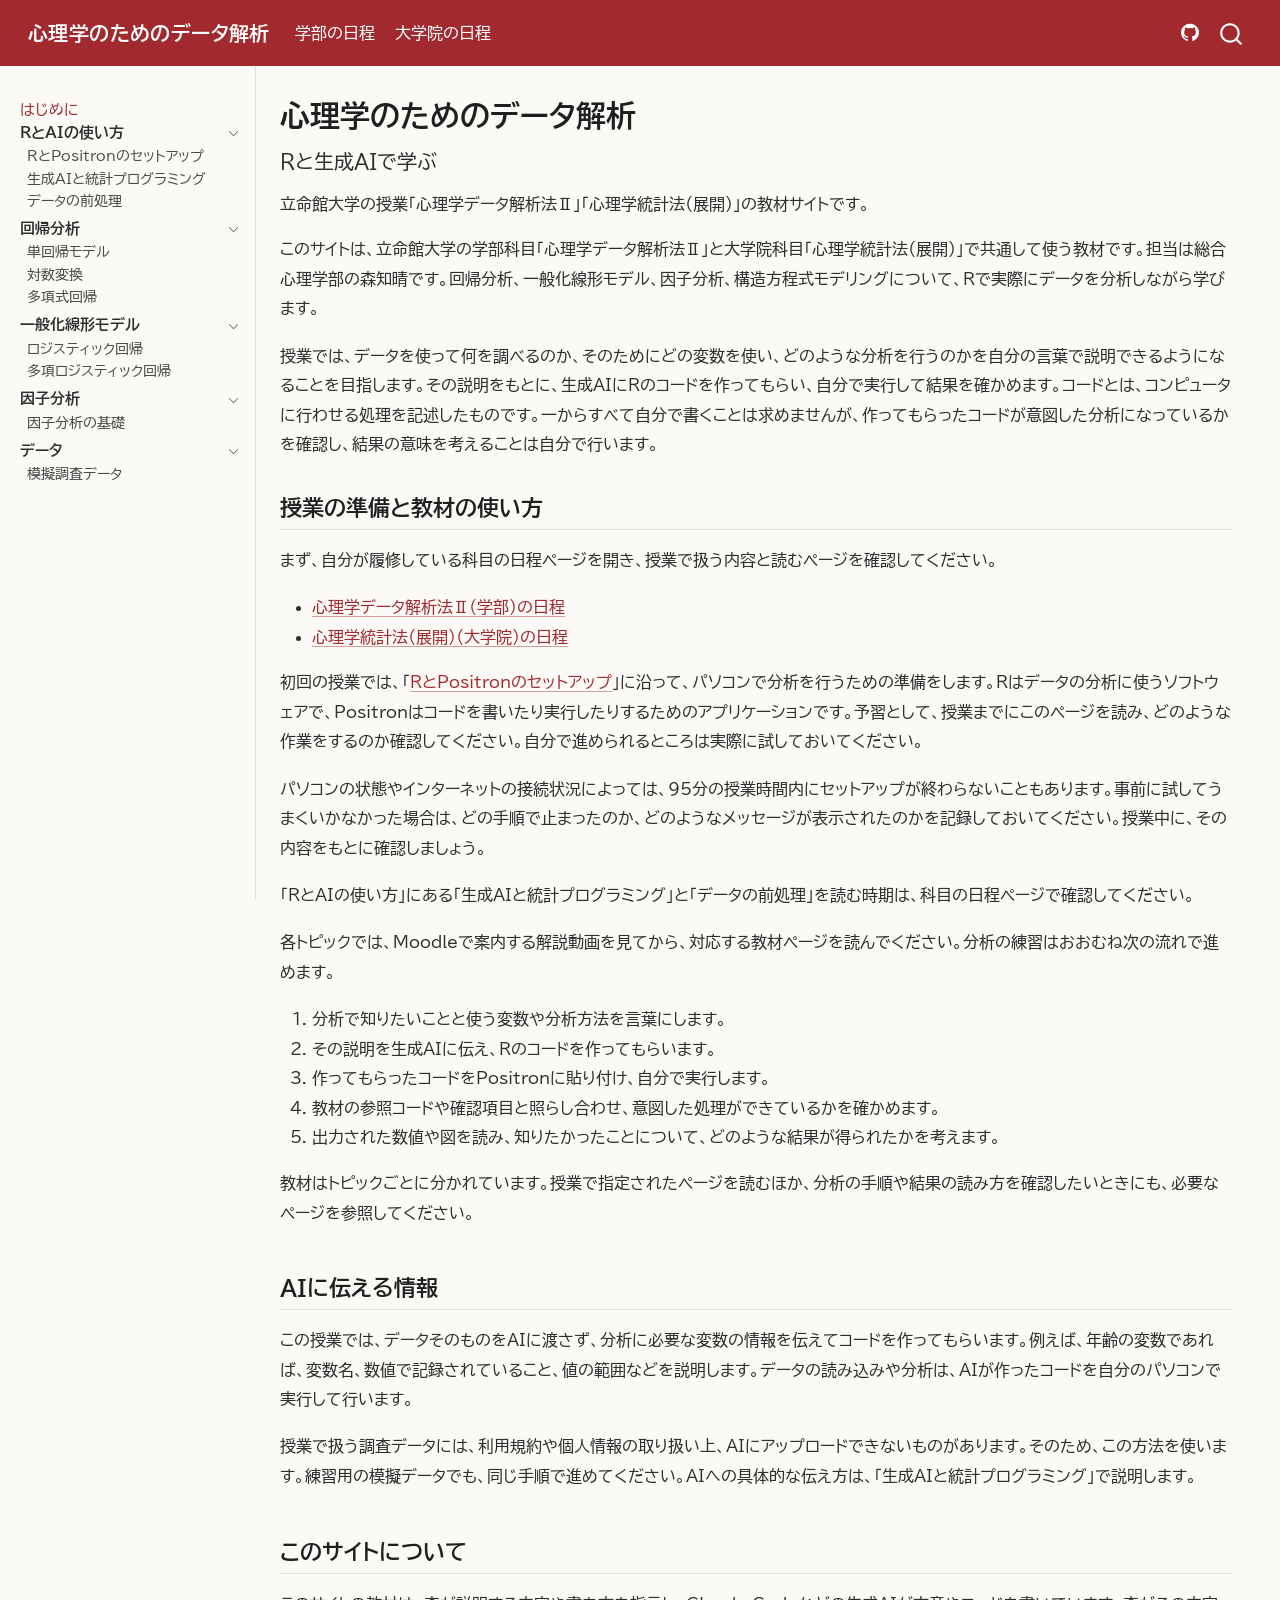
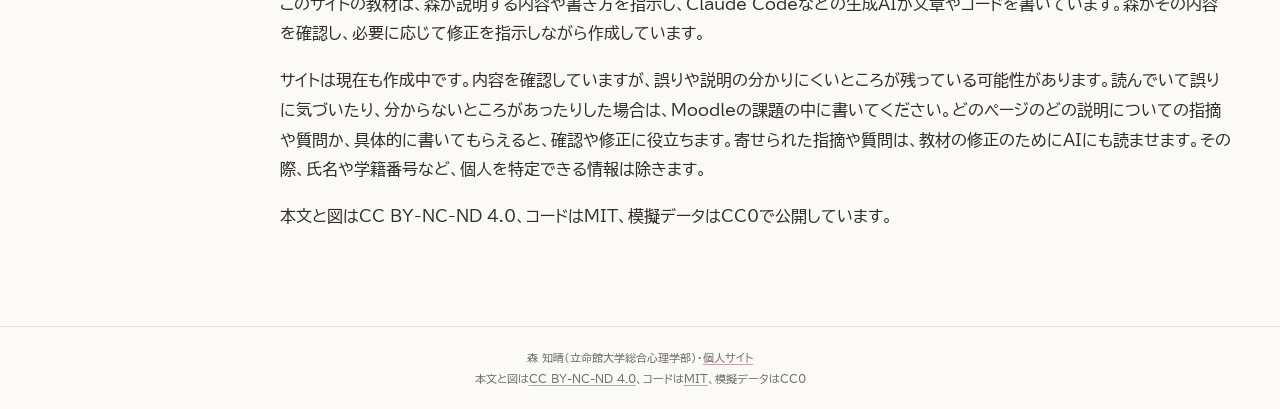
<file: index.html>
<!DOCTYPE html>
<html xmlns="http://www.w3.org/1999/xhtml" lang="ja" xml:lang="ja"><head>

<meta charset="utf-8">
<meta name="generator" content="quarto-1.10.18">

<meta name="viewport" content="width=device-width, initial-scale=1.0, user-scalable=yes">

<meta name="description" content="立命館大学の授業「心理学データ解析法Ⅱ」「心理学統計法（展開）」の教材サイトです。">

<title>心理学のためのデータ解析</title>
<style>
/* Default styles provided by pandoc.
** See https://pandoc.org/MANUAL.html#variables-for-html for config info.
*/
span.smallcaps{font-variant: small-caps;}
div.columns{display: flex; gap: 1.5em;}
div.column{flex: auto;}
@media screen {
div.columns{gap: min(4vw, 1.5em);}
div.column{overflow-x: auto;}
}
div.hanging-indent{margin-left: 1.5em; text-indent: -1.5em;}
ul.task-list{list-style: none;}
ul.task-list li input[type="checkbox"] {
  width: 0.8em;
  margin: 0 0.8em 0.2em -1em; /* quarto-specific, see https://github.com/quarto-dev/quarto-cli/issues/4556 */ 
  vertical-align: middle;
}
</style>


<script src="site_libs/quarto-nav/quarto-nav.js"></script>
<script src="site_libs/quarto-nav/headroom.min.js"></script>
<script src="site_libs/clipboard/clipboard.min.js"></script>
<script src="site_libs/quarto-search/autocomplete.umd.js"></script>
<script src="site_libs/quarto-search/fuse.min.js"></script>
<script src="site_libs/quarto-search/quarto-search.js"></script>
<meta name="quarto:offset" content="./">
<link href="./favicon.svg" rel="icon" type="image/svg+xml">
<script src="site_libs/quarto-html/quarto.js" type="module"></script>
<script src="site_libs/quarto-html/tabsets/tabsets.js" type="module"></script>
<script src="site_libs/quarto-html/popper.min.js"></script>
<script src="site_libs/quarto-html/tippy.umd.min.js"></script>
<script src="site_libs/quarto-html/anchor.min.js"></script>
<link href="site_libs/quarto-html/tippy.css" rel="stylesheet">
<link href="site_libs/quarto-html/quarto-syntax-highlighting-c0ad7fcb90fe790ba3962a27e7177440.css" rel="stylesheet" id="quarto-text-highlighting-styles">
<script src="site_libs/bootstrap/bootstrap.min.js"></script>
<link href="site_libs/bootstrap/bootstrap-icons.css" rel="stylesheet">
<link href="site_libs/bootstrap/bootstrap-b9d8540a3d4716c6b0ae876267d762bb.min.css" rel="stylesheet" append-hash="true" id="quarto-bootstrap" data-mode="light">
<script id="quarto-search-options" type="application/json">{
  "location": "navbar",
  "copy-button": false,
  "collapse-after": 3,
  "panel-placement": "end",
  "type": "overlay",
  "limit": 50,
  "keyboard-shortcut": [
    "f",
    "/",
    "s"
  ],
  "language": {
    "search-no-results-text": "一致なし",
    "search-matching-documents-text": "一致した文書",
    "search-copy-link-title": "検索へのリンクをコピー",
    "search-hide-matches-text": "追加の検索結果を非表示",
    "search-more-match-text": "追加の検索結果",
    "search-more-matches-text": "追加の検索結果",
    "search-clear-button-title": "消去",
    "search-text-placeholder": "",
    "search-detached-cancel-button-title": "取消",
    "search-submit-button-title": "検索",
    "search-label": "サーチ"
  }
}</script>
<link rel="preconnect" href="https://fonts.googleapis.com">
<link rel="preconnect" href="https://fonts.gstatic.com" crossorigin="">
<link href="https://fonts.googleapis.com/css2?family=BIZ+UDPGothic:wght@400;700&amp;family=BIZ+UDGothic:wght@400;700&amp;family=Source+Code+Pro:wght@400;600&amp;display=swap" rel="stylesheet">
<script>
  // 印刷時に、畳んである参照コードを開いた状態にする
  window.addEventListener("beforeprint", function () {
    document.querySelectorAll("details").forEach(function (d) { d.open = true; });
  });
</script>


<meta property="og:title" content="心理学のためのデータ解析">
<meta property="og:description" content="立命館大学の授業「心理学データ解析法Ⅱ」「心理学統計法（展開）」の教材サイトです。">
<meta property="og:site_name" content="心理学のためのデータ解析">
</head>

<body class="nav-sidebar docked nav-fixed fullcontent quarto-light">

<div id="quarto-search-results"></div>
  <header id="quarto-header" class="headroom fixed-top">
    <nav class="navbar navbar-expand-lg " data-bs-theme="dark">
      <div class="navbar-container container-fluid">
      <div class="navbar-brand-container mx-auto">
    <a class="navbar-brand" href="./index.html">
    <span class="navbar-title">心理学のためのデータ解析</span>
    </a>
  </div>
            <div id="quarto-search" class="" title="サーチ"></div>
          <button class="navbar-toggler" type="button" data-bs-toggle="collapse" data-bs-target="#navbarCollapse" aria-controls="navbarCollapse" role="menu" aria-expanded="false" aria-label="ナビゲーションを切り替える" onclick="if (window.quartoToggleHeadroom) { window.quartoToggleHeadroom(); }">
  <span class="navbar-toggler-icon"></span>
</button>
          <div class="collapse navbar-collapse" id="navbarCollapse">
            <ul class="navbar-nav navbar-nav-scroll me-auto">
  <li class="nav-item">
    <a class="nav-link" href="./courses/undergraduate-schedule.html"> 
<span class="menu-text">学部の日程</span></a>
  </li>  
  <li class="nav-item">
    <a class="nav-link" href="./courses/graduate-schedule.html"> 
<span class="menu-text">大学院の日程</span></a>
  </li>  
</ul>
            <ul class="navbar-nav navbar-nav-scroll ms-auto">
  <li class="nav-item compact">
    <a class="nav-link" href="https://github.com/tomoecon/psych-data-analysis"> <i class="bi bi-github" role="img" aria-label="GitHub">
</i> 
<span class="menu-text"></span></a>
  </li>  
</ul>
          </div> <!-- /navcollapse -->
            <div class="quarto-navbar-tools">
</div>
      </div> <!-- /container-fluid -->
    </nav>
  <nav class="quarto-secondary-nav">
    <div class="container-fluid d-flex">
      <button type="button" class="quarto-btn-toggle btn" data-bs-toggle="collapse" role="button" data-bs-target=".quarto-sidebar-collapse-item" aria-controls="quarto-sidebar" aria-expanded="false" aria-label="サイドバーを切り替える" onclick="if (window.quartoToggleHeadroom) { window.quartoToggleHeadroom(); }">
        <i class="bi bi-layout-text-sidebar-reverse"></i>
      </button>
        <nav class="quarto-page-breadcrumbs" aria-label="breadcrumb"><ol class="breadcrumb"><li class="breadcrumb-item"><a href="./index.html">はじめに</a></li></ol></nav>
        <a class="flex-grow-1" role="navigation" data-bs-toggle="collapse" data-bs-target=".quarto-sidebar-collapse-item" aria-controls="quarto-sidebar" aria-expanded="false" aria-label="サイドバーを切り替える" onclick="if (window.quartoToggleHeadroom) { window.quartoToggleHeadroom(); }">      
        </a>
    </div>
  </nav>
</header>
<!-- content -->
<div id="quarto-content" class="quarto-container page-columns page-rows-contents page-layout-article page-navbar">
<!-- sidebar -->
  <nav id="quarto-sidebar" class="sidebar collapse collapse-horizontal quarto-sidebar-collapse-item sidebar-navigation docked overflow-auto">
    <div class="sidebar-menu-container"> 
    <ul class="list-unstyled mt-1">
        <li class="sidebar-item">
  <div class="sidebar-item-container"> 
  <a href="./index.html" class="sidebar-item-text sidebar-link active">
 <span class="menu-text">はじめに</span></a>
  </div>
</li>
        <li class="sidebar-item sidebar-item-section">
      <div class="sidebar-item-container"> 
            <a class="sidebar-item-text sidebar-link text-start" data-bs-toggle="collapse" data-bs-target="#quarto-sidebar-section-1" role="navigation" aria-expanded="true">
 <span class="menu-text">RとAIの使い方</span></a>
          <a class="sidebar-item-toggle text-start" data-bs-toggle="collapse" data-bs-target="#quarto-sidebar-section-1" role="navigation" aria-expanded="true" aria-label="セクションを切り替え">
            <i class="bi bi-chevron-right ms-2"></i>
          </a> 
      </div>
      <ul id="quarto-sidebar-section-1" class="collapse list-unstyled sidebar-section depth1 show">  
          <li class="sidebar-item">
  <div class="sidebar-item-container"> 
  <a href="./start/positron-setup.html" class="sidebar-item-text sidebar-link">
 <span class="menu-text">RとPositronのセットアップ</span></a>
  </div>
</li>
          <li class="sidebar-item">
  <div class="sidebar-item-container"> 
  <a href="./start/generative-ai.html" class="sidebar-item-text sidebar-link">
 <span class="menu-text">生成AIと統計プログラミング</span></a>
  </div>
</li>
          <li class="sidebar-item">
  <div class="sidebar-item-container"> 
  <a href="./start/data-preprocessing.html" class="sidebar-item-text sidebar-link">
 <span class="menu-text">データの前処理</span></a>
  </div>
</li>
      </ul>
  </li>
        <li class="sidebar-item sidebar-item-section">
      <div class="sidebar-item-container"> 
            <a class="sidebar-item-text sidebar-link text-start" data-bs-toggle="collapse" data-bs-target="#quarto-sidebar-section-2" role="navigation" aria-expanded="true">
 <span class="menu-text">回帰分析</span></a>
          <a class="sidebar-item-toggle text-start" data-bs-toggle="collapse" data-bs-target="#quarto-sidebar-section-2" role="navigation" aria-expanded="true" aria-label="セクションを切り替え">
            <i class="bi bi-chevron-right ms-2"></i>
          </a> 
      </div>
      <ul id="quarto-sidebar-section-2" class="collapse list-unstyled sidebar-section depth1 show">  
          <li class="sidebar-item">
  <div class="sidebar-item-container"> 
  <a href="./regression/simple-regression.html" class="sidebar-item-text sidebar-link">
 <span class="menu-text">単回帰モデル</span></a>
  </div>
</li>
          <li class="sidebar-item">
  <div class="sidebar-item-container"> 
  <a href="./regression/log-transform.html" class="sidebar-item-text sidebar-link">
 <span class="menu-text">対数変換</span></a>
  </div>
</li>
          <li class="sidebar-item">
  <div class="sidebar-item-container"> 
  <a href="./regression/polynomial-regression.html" class="sidebar-item-text sidebar-link">
 <span class="menu-text">多項式回帰</span></a>
  </div>
</li>
      </ul>
  </li>
        <li class="sidebar-item sidebar-item-section">
      <div class="sidebar-item-container"> 
            <a class="sidebar-item-text sidebar-link text-start" data-bs-toggle="collapse" data-bs-target="#quarto-sidebar-section-3" role="navigation" aria-expanded="true">
 <span class="menu-text">一般化線形モデル</span></a>
          <a class="sidebar-item-toggle text-start" data-bs-toggle="collapse" data-bs-target="#quarto-sidebar-section-3" role="navigation" aria-expanded="true" aria-label="セクションを切り替え">
            <i class="bi bi-chevron-right ms-2"></i>
          </a> 
      </div>
      <ul id="quarto-sidebar-section-3" class="collapse list-unstyled sidebar-section depth1 show">  
          <li class="sidebar-item">
  <div class="sidebar-item-container"> 
  <a href="./glm/logistic-regression.html" class="sidebar-item-text sidebar-link">
 <span class="menu-text">ロジスティック回帰</span></a>
  </div>
</li>
          <li class="sidebar-item">
  <div class="sidebar-item-container"> 
  <a href="./glm/multinomial-logistic.html" class="sidebar-item-text sidebar-link">
 <span class="menu-text">多項ロジスティック回帰</span></a>
  </div>
</li>
      </ul>
  </li>
        <li class="sidebar-item sidebar-item-section">
      <div class="sidebar-item-container"> 
            <a class="sidebar-item-text sidebar-link text-start" data-bs-toggle="collapse" data-bs-target="#quarto-sidebar-section-4" role="navigation" aria-expanded="true">
 <span class="menu-text">因子分析</span></a>
          <a class="sidebar-item-toggle text-start" data-bs-toggle="collapse" data-bs-target="#quarto-sidebar-section-4" role="navigation" aria-expanded="true" aria-label="セクションを切り替え">
            <i class="bi bi-chevron-right ms-2"></i>
          </a> 
      </div>
      <ul id="quarto-sidebar-section-4" class="collapse list-unstyled sidebar-section depth1 show">  
          <li class="sidebar-item">
  <div class="sidebar-item-container"> 
  <a href="./factor-analysis/factor-analysis-basics.html" class="sidebar-item-text sidebar-link">
 <span class="menu-text">因子分析の基礎</span></a>
  </div>
</li>
      </ul>
  </li>
        <li class="sidebar-item sidebar-item-section">
      <div class="sidebar-item-container"> 
            <a class="sidebar-item-text sidebar-link text-start" data-bs-toggle="collapse" data-bs-target="#quarto-sidebar-section-5" role="navigation" aria-expanded="true">
 <span class="menu-text">構造方程式モデリング</span></a>
          <a class="sidebar-item-toggle text-start" data-bs-toggle="collapse" data-bs-target="#quarto-sidebar-section-5" role="navigation" aria-expanded="true" aria-label="セクションを切り替え">
            <i class="bi bi-chevron-right ms-2"></i>
          </a> 
      </div>
      <ul id="quarto-sidebar-section-5" class="collapse list-unstyled sidebar-section depth1 show">  
      </ul>
  </li>
        <li class="sidebar-item sidebar-item-section">
      <div class="sidebar-item-container"> 
            <a class="sidebar-item-text sidebar-link text-start" data-bs-toggle="collapse" data-bs-target="#quarto-sidebar-section-6" role="navigation" aria-expanded="true">
 <span class="menu-text">発展</span></a>
          <a class="sidebar-item-toggle text-start" data-bs-toggle="collapse" data-bs-target="#quarto-sidebar-section-6" role="navigation" aria-expanded="true" aria-label="セクションを切り替え">
            <i class="bi bi-chevron-right ms-2"></i>
          </a> 
      </div>
      <ul id="quarto-sidebar-section-6" class="collapse list-unstyled sidebar-section depth1 show">  
      </ul>
  </li>
        <li class="sidebar-item sidebar-item-section">
      <div class="sidebar-item-container"> 
            <a class="sidebar-item-text sidebar-link text-start" data-bs-toggle="collapse" data-bs-target="#quarto-sidebar-section-7" role="navigation" aria-expanded="true">
 <span class="menu-text">データ</span></a>
          <a class="sidebar-item-toggle text-start" data-bs-toggle="collapse" data-bs-target="#quarto-sidebar-section-7" role="navigation" aria-expanded="true" aria-label="セクションを切り替え">
            <i class="bi bi-chevron-right ms-2"></i>
          </a> 
      </div>
      <ul id="quarto-sidebar-section-7" class="collapse list-unstyled sidebar-section depth1 show">  
          <li class="sidebar-item">
  <div class="sidebar-item-container"> 
  <a href="./data/mock-survey.html" class="sidebar-item-text sidebar-link">
 <span class="menu-text">模擬調査データ</span></a>
  </div>
</li>
      </ul>
  </li>
    </ul>
    </div>
</nav>
<div id="quarto-sidebar-glass" class="quarto-sidebar-collapse-item" data-bs-toggle="collapse" data-bs-target=".quarto-sidebar-collapse-item"></div>
<!-- margin-sidebar -->
    
<!-- main -->
<main class="content" id="quarto-document-content">

<header id="title-block-header" class="quarto-title-block default">
<div class="quarto-title">
<h1 class="title">心理学のためのデータ解析</h1>
<p class="subtitle lead">Rと生成AIで学ぶ</p>
</div>

<div>
  <div class="description">
    立命館大学の授業「心理学データ解析法Ⅱ」「心理学統計法（展開）」の教材サイトです。
  </div>
</div>


<div class="quarto-title-meta">

    
  
    <div>
    <div class="quarto-title-meta-heading">最終更新</div>
    <div class="quarto-title-meta-contents">
      <p class="date-modified">2026-11-13</p>
    </div>
  </div>
    
  </div>
  


</header>


<p>このサイトは、立命館大学の学部科目「心理学データ解析法Ⅱ」と大学院科目「心理学統計法（展開）」で共通して使う教材です。担当は総合心理学部の森知晴です。回帰分析、一般化線形モデル、因子分析、構造方程式モデリングについて、Rで実際にデータを分析しながら学びます。</p>
<p>授業では、データを使って何を調べるのか、そのためにどの変数を使い、どのような分析を行うのかを自分の言葉で説明できるようになることを目指します。その説明をもとに、生成AIにRのコードを作ってもらい、自分で実行して結果を確かめます。コードとは、コンピュータに行わせる処理を記述したものです。一からすべて自分で書くことは求めませんが、作ってもらったコードが意図した分析になっているかを確認し、結果の意味を考えることは自分で行います。</p>
<section id="授業の準備と教材の使い方" class="level2">
<h2 class="anchored" data-anchor-id="授業の準備と教材の使い方">授業の準備と教材の使い方</h2>
<p>まず、自分が履修している科目の日程ページを開き、授業で扱う内容と読むページを確認してください。</p>
<ul>
<li><a href="./courses/undergraduate-schedule.html">心理学データ解析法Ⅱ（学部）の日程</a></li>
<li><a href="./courses/graduate-schedule.html">心理学統計法（展開）（大学院）の日程</a></li>
</ul>
<p>初回の授業では、「<a href="./start/positron-setup.html">RとPositronのセットアップ</a>」に沿って、パソコンで分析を行うための準備をします。Rはデータの分析に使うソフトウェアで、Positronはコードを書いたり実行したりするためのアプリケーションです。予習として、授業までにこのページを読み、どのような作業をするのか確認してください。自分で進められるところは実際に試しておいてください。</p>
<p>パソコンの状態やインターネットの接続状況によっては、95分の授業時間内にセットアップが終わらないこともあります。事前に試してうまくいかなかった場合は、どの手順で止まったのか、どのようなメッセージが表示されたのかを記録しておいてください。授業中に、その内容をもとに確認しましょう。</p>
<p>「RとAIの使い方」にある「生成AIと統計プログラミング」と「データの前処理」を読む時期は、科目の日程ページで確認してください。</p>
<p>各トピックでは、Moodleで案内する解説動画を見てから、対応する教材ページを読んでください。分析の練習はおおむね次の流れで進めます。</p>
<ol type="1">
<li>分析で知りたいことと使う変数や分析方法を言葉にします。</li>
<li>その説明を生成AIに伝え、Rのコードを作ってもらいます。</li>
<li>作ってもらったコードをPositronに貼り付け、自分で実行します。</li>
<li>教材の参照コードや確認項目と照らし合わせ、意図した処理ができているかを確かめます。</li>
<li>出力された数値や図を読み、知りたかったことについて、どのような結果が得られたかを考えます。</li>
</ol>
<p>教材はトピックごとに分かれています。授業で指定されたページを読むほか、分析の手順や結果の読み方を確認したいときにも、必要なページを参照してください。</p>
</section>
<section id="aiに伝える情報" class="level2">
<h2 class="anchored" data-anchor-id="aiに伝える情報">AIに伝える情報</h2>
<p>この授業では、データそのものをAIに渡さず、分析に必要な変数の情報を伝えてコードを作ってもらいます。例えば、年齢の変数であれば、変数名、数値で記録されていること、値の範囲などを説明します。データの読み込みや分析は、AIが作ったコードを自分のパソコンで実行して行います。</p>
<p>授業で扱う調査データには、利用規約や個人情報の取り扱い上、AIにアップロードできないものがあります。そのため、この方法を使います。練習用の模擬データでも、同じ手順で進めてください。AIへの具体的な伝え方は、「生成AIと統計プログラミング」で説明します。</p>
</section>
<section id="このサイトについて" class="level2">
<h2 class="anchored" data-anchor-id="このサイトについて">このサイトについて</h2>
<p>このサイトの教材は、森が説明する内容や書き方を指示し、Claude Codeなどの生成AIが文章やコードを書いています。森がその内容を確認し、必要に応じて修正を指示しながら作成しています。</p>
<p>サイトは現在も作成中です。内容を確認していますが、誤りや説明の分かりにくいところが残っている可能性があります。読んでいて誤りに気づいたり、分からないところがあったりした場合は、Moodleの課題の中に書いてください。どのページのどの説明についての指摘や質問か、具体的に書いてもらえると、確認や修正に役立ちます。寄せられた指摘や質問は、教材の修正のためにAIにも読ませます。その際、氏名や学籍番号など、個人を特定できる情報は除きます。</p>
<p>本文と図はCC BY-NC-ND 4.0、コードはMIT、模擬データはCC0で公開しています。</p>


</section>

</main> <!-- /main -->
<script id="quarto-html-after-body" type="application/javascript">
  window.document.addEventListener("DOMContentLoaded", function (event) {
    const icon = "";
    const anchorJS = new window.AnchorJS();
    anchorJS.options = {
      placement: 'right',
      icon: icon
    };
    anchorJS.add('.anchored');
    const isCodeAnnotation = (el) => {
      for (const clz of el.classList) {
        if (clz.startsWith('code-annotation-')) {                     
          return true;
        }
      }
      return false;
    }
    const onCopySuccess = function(e) {
      // button target
      const button = e.trigger;
      // don't keep focus
      button.blur();
      // flash "checked"
      button.classList.add('code-copy-button-checked');
      var currentTitle = button.getAttribute("title");
      button.setAttribute("title", "コピーしました");
      let tooltip;
      if (window.bootstrap) {
        button.setAttribute("data-bs-toggle", "tooltip");
        button.setAttribute("data-bs-placement", "left");
        button.setAttribute("data-bs-title", "コピーしました");
        tooltip = new bootstrap.Tooltip(button, 
          { trigger: "manual", 
            customClass: "code-copy-button-tooltip",
            offset: [0, -8]});
        tooltip.show();    
      }
      setTimeout(function() {
        if (tooltip) {
          tooltip.hide();
          button.removeAttribute("data-bs-title");
          button.removeAttribute("data-bs-toggle");
          button.removeAttribute("data-bs-placement");
        }
        button.setAttribute("title", currentTitle);
        button.classList.remove('code-copy-button-checked');
      }, 1000);
      // clear code selection
      e.clearSelection();
    }
    const getTextToCopy = function(trigger) {
      const outerScaffold = trigger.parentElement.cloneNode(true);
      const codeEl = outerScaffold.querySelector('code');
      for (const childEl of codeEl.children) {
        if (isCodeAnnotation(childEl)) {
          childEl.remove();
        }
      }
      return codeEl.innerText;
    }
    const clipboard = new window.ClipboardJS('.code-copy-button:not([data-in-quarto-modal])', {
      text: getTextToCopy
    });
    clipboard.on('success', onCopySuccess);
    if (window.document.getElementById('quarto-embedded-source-code-modal')) {
      const clipboardModal = new window.ClipboardJS('.code-copy-button[data-in-quarto-modal]', {
        text: getTextToCopy,
        container: window.document.getElementById('quarto-embedded-source-code-modal')
      });
      clipboardModal.on('success', onCopySuccess);
    }
      var localhostRegex = new RegExp(/^(?:http|https):\/\/localhost\:?[0-9]*\//);
      var mailtoRegex = new RegExp(/^mailto:/);
        var filterRegex = new RegExp("https:\/\/tomoecon\.github\.io\/psych-data-analysis\/");
      var isInternal = (href) => {
          return filterRegex.test(href) || localhostRegex.test(href) || mailtoRegex.test(href);
      }
      // Inspect non-navigation links and adorn them if external
     var links = window.document.querySelectorAll('a[href]:not(.nav-link):not(.navbar-brand):not(.toc-action):not(.sidebar-link):not(.sidebar-item-toggle):not(.pagination-link):not(.no-external):not([aria-hidden]):not(.dropdown-item):not(.quarto-navigation-tool):not(.about-link)');
      for (var i=0; i<links.length; i++) {
        const link = links[i];
        if (!isInternal(link.href)) {
          // undo the damage that might have been done by quarto-nav.js in the case of
          // links that we want to consider external
          if (link.dataset.originalHref !== undefined) {
            link.href = link.dataset.originalHref;
          }
        }
      }
    function tippyHover(el, contentFn, onTriggerFn, onUntriggerFn) {
      const config = {
        allowHTML: true,
        maxWidth: 500,
        delay: 100,
        arrow: false,
        appendTo: function(el) {
            return el.parentElement;
        },
        interactive: true,
        interactiveBorder: 10,
        theme: 'quarto',
        placement: 'bottom-start',
      };
      if (contentFn) {
        config.content = contentFn;
      }
      if (onTriggerFn) {
        config.onTrigger = onTriggerFn;
      }
      if (onUntriggerFn) {
        config.onUntrigger = onUntriggerFn;
      }
      window.tippy(el, config); 
    }
    const noterefs = window.document.querySelectorAll('a[role="doc-noteref"]');
    for (var i=0; i<noterefs.length; i++) {
      const ref = noterefs[i];
      tippyHover(ref, function() {
        // use id or data attribute instead here
        let href = ref.getAttribute('data-footnote-href') || ref.getAttribute('href');
        try { href = new URL(href).hash; } catch {}
        const id = href.replace(/^#\/?/, "");
        const note = window.document.getElementById(id);
        if (note) {
          return note.innerHTML;
        } else {
          return "";
        }
      });
    }
    const xrefs = window.document.querySelectorAll('a.quarto-xref');
    const processXRef = (id, note) => {
      // Strip column container classes
      const stripColumnClz = (el) => {
        el.classList.remove("page-full", "page-columns");
        if (el.children) {
          for (const child of el.children) {
            stripColumnClz(child);
          }
        }
      }
      stripColumnClz(note)
      if (id === null || id.startsWith('sec-')) {
        // Special case sections, only their first couple elements
        const container = document.createElement("div");
        if (note.children && note.children.length > 2) {
          container.appendChild(note.children[0].cloneNode(true));
          for (let i = 1; i < note.children.length; i++) {
            const child = note.children[i];
            if (child.tagName === "P" && child.innerText === "") {
              continue;
            } else {
              container.appendChild(child.cloneNode(true));
              break;
            }
          }
          if (window.Quarto?.typesetMath) {
            window.Quarto.typesetMath(container);
          }
          return container.innerHTML
        } else {
          if (window.Quarto?.typesetMath) {
            window.Quarto.typesetMath(note);
          }
          return note.innerHTML;
        }
      } else {
        // Remove any anchor links if they are present
        const anchorLink = note.querySelector('a.anchorjs-link');
        if (anchorLink) {
          anchorLink.remove();
        }
        if (window.Quarto?.typesetMath) {
          window.Quarto.typesetMath(note);
        }
        if (note.classList.contains("callout")) {
          return note.outerHTML;
        } else {
          return note.innerHTML;
        }
      }
    }
    for (var i=0; i<xrefs.length; i++) {
      const xref = xrefs[i];
      tippyHover(xref, undefined, function(instance) {
        instance.disable();
        let url = xref.getAttribute('href');
        let hash = undefined; 
        if (url.startsWith('#')) {
          hash = url;
        } else {
          try { hash = new URL(url).hash; } catch {}
        }
        if (hash) {
          const id = hash.replace(/^#\/?/, "");
          const note = window.document.getElementById(id);
          if (note !== null) {
            try {
              const html = processXRef(id, note.cloneNode(true));
              instance.setContent(html);
            } finally {
              instance.enable();
              instance.show();
            }
          } else {
            // See if we can fetch this
            fetch(url.split('#')[0])
            .then(res => res.text())
            .then(html => {
              const parser = new DOMParser();
              const htmlDoc = parser.parseFromString(html, "text/html");
              const note = htmlDoc.getElementById(id);
              if (note !== null) {
                const html = processXRef(id, note);
                instance.setContent(html);
              } 
            }).finally(() => {
              instance.enable();
              instance.show();
            });
          }
        } else {
          // See if we can fetch a full url (with no hash to target)
          // This is a special case and we should probably do some content thinning / targeting
          fetch(url)
          .then(res => res.text())
          .then(html => {
            const parser = new DOMParser();
            const htmlDoc = parser.parseFromString(html, "text/html");
            const note = htmlDoc.querySelector('main.content');
            if (note !== null) {
              // This should only happen for chapter cross references
              // (since there is no id in the URL)
              // remove the first header
              if (note.children.length > 0 && note.children[0].tagName === "HEADER") {
                note.children[0].remove();
              }
              const html = processXRef(null, note);
              instance.setContent(html);
            } 
          }).finally(() => {
            instance.enable();
            instance.show();
          });
        }
      }, function(instance) {
      });
    }
        let selectedAnnoteEl;
        const selectorForAnnotation = ( cell, annotation) => {
          let cellAttr = 'data-code-cell="' + cell + '"';
          let lineAttr = 'data-code-annotation="' +  annotation + '"';
          const selector = 'span[' + cellAttr + '][' + lineAttr + ']';
          return selector;
        }
        const selectCodeLines = (annoteEl) => {
          const doc = window.document;
          const targetCell = annoteEl.getAttribute("data-target-cell");
          const targetAnnotation = annoteEl.getAttribute("data-target-annotation");
          const annoteSpan = window.document.querySelector(selectorForAnnotation(targetCell, targetAnnotation));
          const lines = annoteSpan.getAttribute("data-code-lines").split(",");
          const lineIds = lines.map((line) => {
            return targetCell + "-" + line;
          })
          let top = null;
          let height = null;
          let parent = null;
          if (lineIds.length > 0) {
              //compute the position of the single el (top and bottom and make a div)
              const el = window.document.getElementById(lineIds[0]);
              top = el.offsetTop;
              height = el.offsetHeight;
              parent = el.parentElement.parentElement;
            if (lineIds.length > 1) {
              const lastEl = window.document.getElementById(lineIds[lineIds.length - 1]);
              const bottom = lastEl.offsetTop + lastEl.offsetHeight;
              height = bottom - top;
            }
            if (top !== null && height !== null && parent !== null) {
              // cook up a div (if necessary) and position it 
              let div = window.document.getElementById("code-annotation-line-highlight");
              if (div === null) {
                div = window.document.createElement("div");
                div.setAttribute("id", "code-annotation-line-highlight");
                div.style.position = 'absolute';
                parent.appendChild(div);
              }
              div.style.top = top - 2 + "px";
              div.style.height = height + 4 + "px";
              div.style.left = 0;
              let gutterDiv = window.document.getElementById("code-annotation-line-highlight-gutter");
              if (gutterDiv === null) {
                gutterDiv = window.document.createElement("div");
                gutterDiv.setAttribute("id", "code-annotation-line-highlight-gutter");
                gutterDiv.style.position = 'absolute';
                const codeCell = window.document.getElementById(targetCell);
                const gutter = codeCell.querySelector('.code-annotation-gutter');
                gutter.appendChild(gutterDiv);
              }
              gutterDiv.style.top = top - 2 + "px";
              gutterDiv.style.height = height + 4 + "px";
            }
            selectedAnnoteEl = annoteEl;
          }
        };
        const unselectCodeLines = () => {
          const elementsIds = ["code-annotation-line-highlight", "code-annotation-line-highlight-gutter"];
          elementsIds.forEach((elId) => {
            const div = window.document.getElementById(elId);
            if (div) {
              div.remove();
            }
          });
          selectedAnnoteEl = undefined;
        };
          // Handle positioning of the toggle
      window.addEventListener(
        "resize",
        throttle(() => {
          elRect = undefined;
          if (selectedAnnoteEl) {
            selectCodeLines(selectedAnnoteEl);
          }
        }, 10)
      );
      function throttle(fn, ms) {
      let throttle = false;
      let timer;
        return (...args) => {
          if(!throttle) { // first call gets through
              fn.apply(this, args);
              throttle = true;
          } else { // all the others get throttled
              if(timer) clearTimeout(timer); // cancel #2
              timer = setTimeout(() => {
                fn.apply(this, args);
                timer = throttle = false;
              }, ms);
          }
        };
      }
        // Attach click handler to the DT
        const annoteDls = window.document.querySelectorAll('dt[data-target-cell]');
        for (const annoteDlNode of annoteDls) {
          annoteDlNode.addEventListener('click', (event) => {
            const clickedEl = event.target;
            if (clickedEl !== selectedAnnoteEl) {
              unselectCodeLines();
              const activeEl = window.document.querySelector('dt[data-target-cell].code-annotation-active');
              if (activeEl) {
                activeEl.classList.remove('code-annotation-active');
              }
              selectCodeLines(clickedEl);
              clickedEl.classList.add('code-annotation-active');
            } else {
              // Unselect the line
              unselectCodeLines();
              clickedEl.classList.remove('code-annotation-active');
            }
          });
        }
    const findCites = (el) => {
      const parentEl = el.parentElement;
      if (parentEl) {
        const cites = parentEl.dataset.cites;
        if (cites) {
          return {
            el,
            cites: cites.split(' ')
          };
        } else {
          return findCites(el.parentElement)
        }
      } else {
        return undefined;
      }
    };
    var bibliorefs = window.document.querySelectorAll('a[role="doc-biblioref"]');
    for (var i=0; i<bibliorefs.length; i++) {
      const ref = bibliorefs[i];
      const citeInfo = findCites(ref);
      if (citeInfo) {
        tippyHover(citeInfo.el, function() {
          var popup = window.document.createElement('div');
          citeInfo.cites.forEach(function(cite) {
            var citeDiv = window.document.createElement('div');
            citeDiv.classList.add('hanging-indent');
            citeDiv.classList.add('csl-entry');
            var biblioDiv = window.document.getElementById('ref-' + cite);
            if (biblioDiv) {
              citeDiv.innerHTML = biblioDiv.innerHTML;
            }
            popup.appendChild(citeDiv);
          });
          return popup.innerHTML;
        });
      }
    }
  });
  </script>
</div> <!-- /content -->
<footer class="footer">
  <div class="nav-footer">
    <div class="nav-footer-left">
      &nbsp;
    </div>   
    <div class="nav-footer-center">
<p>森 知晴（立命館大学総合心理学部）・<a href="https://tomoecon.github.io/personal_website/">個人サイト</a><br> 本文と図は<a href="https://github.com/tomoecon/psych-data-analysis/blob/main/LICENSE">CC BY-NC-ND 4.0</a>、コードは<a href="https://github.com/tomoecon/psych-data-analysis/blob/main/LICENSE-CODE">MIT</a>、模擬データはCC0</p>
</div>
    <div class="nav-footer-right">
      &nbsp;
    </div>
  </div>
</footer>




</body></html>
</file>
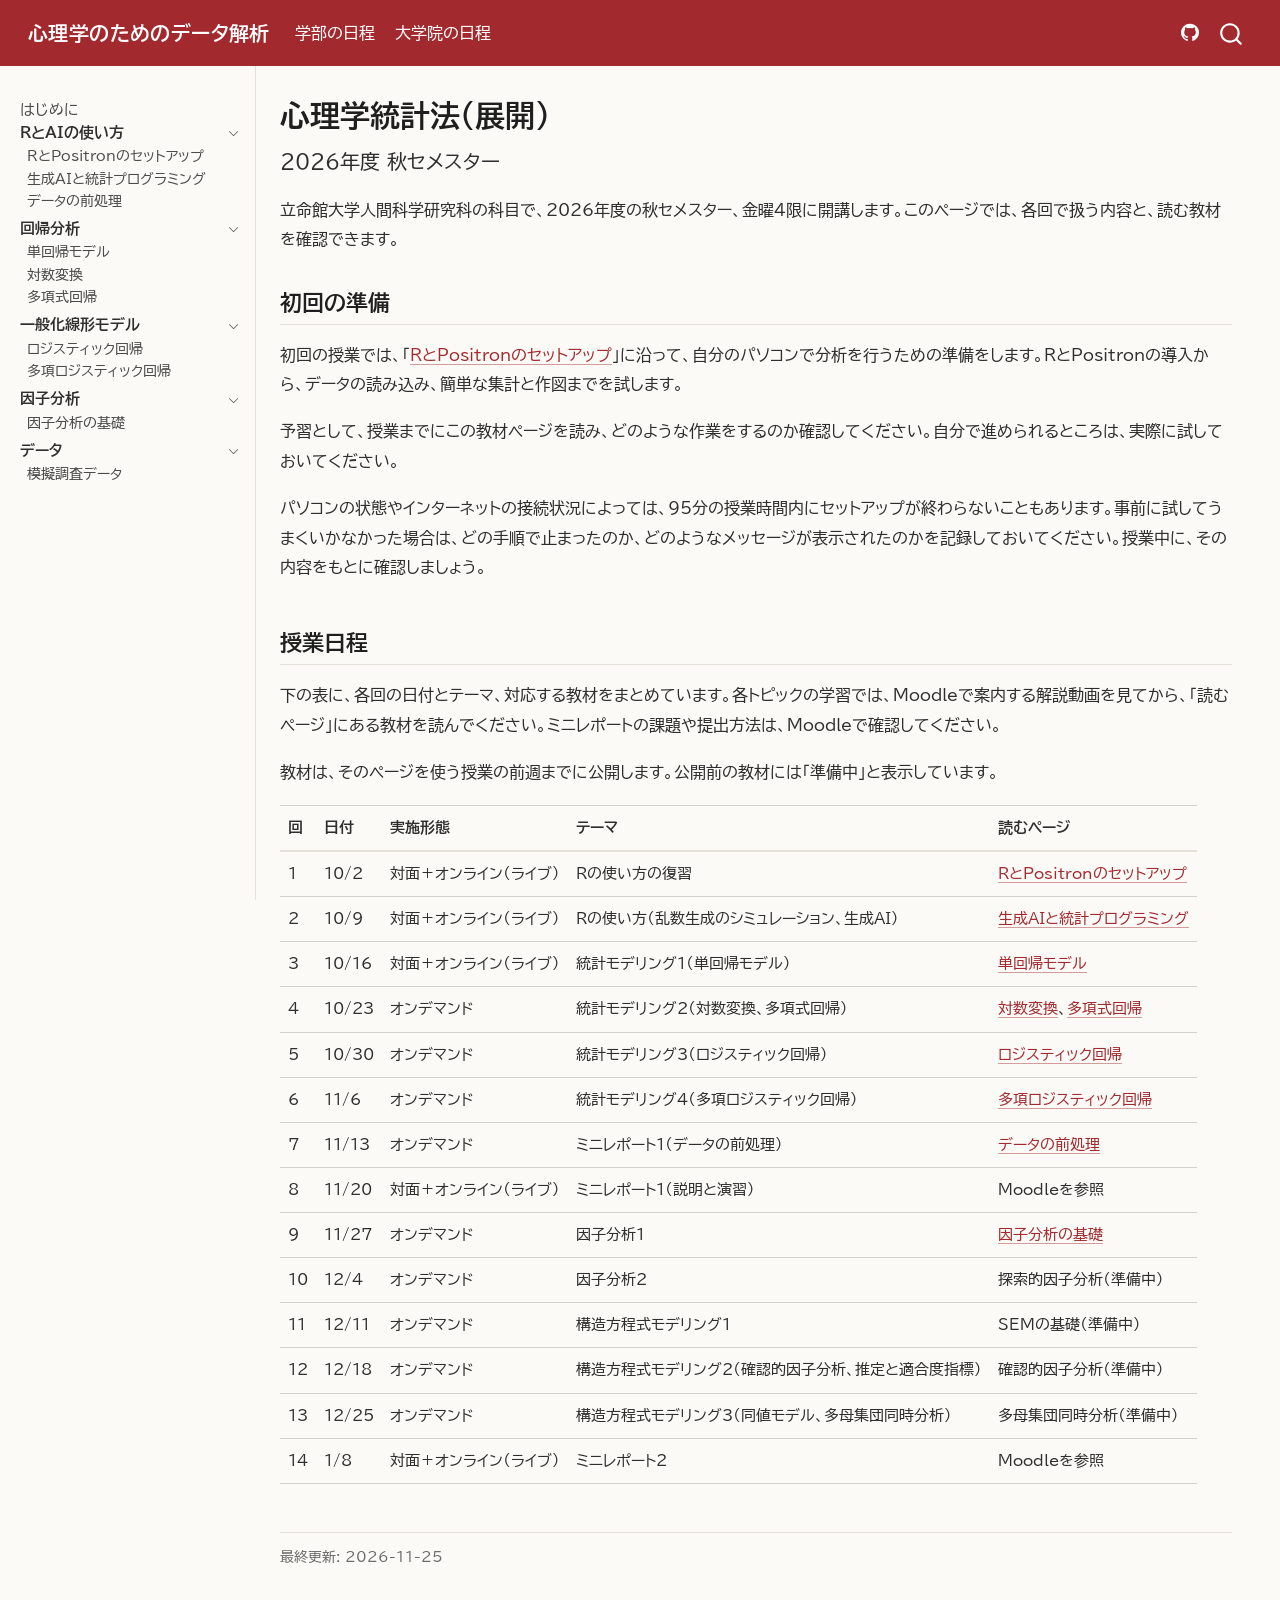
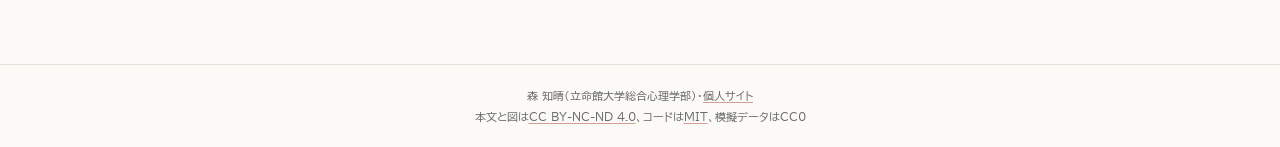
<file: courses/graduate-schedule.html>
<!DOCTYPE html>
<html xmlns="http://www.w3.org/1999/xhtml" lang="ja" xml:lang="ja"><head>

<meta charset="utf-8">
<meta name="generator" content="quarto-1.10.18">

<meta name="viewport" content="width=device-width, initial-scale=1.0, user-scalable=yes">


<title>心理学統計法（展開） – 心理学のためのデータ解析</title>
<style>
/* Default styles provided by pandoc.
** See https://pandoc.org/MANUAL.html#variables-for-html for config info.
*/
span.smallcaps{font-variant: small-caps;}
div.columns{display: flex; gap: 1.5em;}
div.column{flex: auto;}
@media screen {
div.columns{gap: min(4vw, 1.5em);}
div.column{overflow-x: auto;}
}
div.hanging-indent{margin-left: 1.5em; text-indent: -1.5em;}
ul.task-list{list-style: none;}
ul.task-list li input[type="checkbox"] {
  width: 0.8em;
  margin: 0 0.8em 0.2em -1em; /* quarto-specific, see https://github.com/quarto-dev/quarto-cli/issues/4556 */ 
  vertical-align: middle;
}
</style>


<script src="../site_libs/quarto-nav/quarto-nav.js"></script>
<script src="../site_libs/quarto-nav/headroom.min.js"></script>
<script src="../site_libs/clipboard/clipboard.min.js"></script>
<script src="../site_libs/quarto-search/autocomplete.umd.js"></script>
<script src="../site_libs/quarto-search/fuse.min.js"></script>
<script src="../site_libs/quarto-search/quarto-search.js"></script>
<meta name="quarto:offset" content="../">
<link href="../favicon.svg" rel="icon" type="image/svg+xml">
<script src="../site_libs/quarto-html/quarto.js" type="module"></script>
<script src="../site_libs/quarto-html/tabsets/tabsets.js" type="module"></script>
<script src="../site_libs/quarto-html/popper.min.js"></script>
<script src="../site_libs/quarto-html/tippy.umd.min.js"></script>
<script src="../site_libs/quarto-html/anchor.min.js"></script>
<link href="../site_libs/quarto-html/tippy.css" rel="stylesheet">
<link href="../site_libs/quarto-html/quarto-syntax-highlighting-c0ad7fcb90fe790ba3962a27e7177440.css" rel="stylesheet" id="quarto-text-highlighting-styles">
<script src="../site_libs/bootstrap/bootstrap.min.js"></script>
<link href="../site_libs/bootstrap/bootstrap-icons.css" rel="stylesheet">
<link href="../site_libs/bootstrap/bootstrap-b9d8540a3d4716c6b0ae876267d762bb.min.css" rel="stylesheet" append-hash="true" id="quarto-bootstrap" data-mode="light">
<script id="quarto-search-options" type="application/json">{
  "location": "navbar",
  "copy-button": false,
  "collapse-after": 3,
  "panel-placement": "end",
  "type": "overlay",
  "limit": 50,
  "keyboard-shortcut": [
    "f",
    "/",
    "s"
  ],
  "language": {
    "search-no-results-text": "一致なし",
    "search-matching-documents-text": "一致した文書",
    "search-copy-link-title": "検索へのリンクをコピー",
    "search-hide-matches-text": "追加の検索結果を非表示",
    "search-more-match-text": "追加の検索結果",
    "search-more-matches-text": "追加の検索結果",
    "search-clear-button-title": "消去",
    "search-text-placeholder": "",
    "search-detached-cancel-button-title": "取消",
    "search-submit-button-title": "検索",
    "search-label": "サーチ"
  }
}</script>
<link rel="preconnect" href="https://fonts.googleapis.com">
<link rel="preconnect" href="https://fonts.gstatic.com" crossorigin="">
<link href="https://fonts.googleapis.com/css2?family=BIZ+UDPGothic:wght@400;700&amp;family=BIZ+UDGothic:wght@400;700&amp;family=Source+Code+Pro:wght@400;600&amp;display=swap" rel="stylesheet">
<script>
  // 印刷時に、畳んである参照コードを開いた状態にする
  window.addEventListener("beforeprint", function () {
    document.querySelectorAll("details").forEach(function (d) { d.open = true; });
  });
</script>


<meta property="og:title" content="心理学統計法（展開） – 心理学のためのデータ解析">
<meta property="og:description" content="2026年度 秋セメスター">
<meta property="og:site_name" content="心理学のためのデータ解析">
</head>

<body class="nav-sidebar docked nav-fixed fullcontent quarto-light">

<div id="quarto-search-results"></div>
  <header id="quarto-header" class="headroom fixed-top">
    <nav class="navbar navbar-expand-lg " data-bs-theme="dark">
      <div class="navbar-container container-fluid">
      <div class="navbar-brand-container mx-auto">
    <a class="navbar-brand" href="../index.html">
    <span class="navbar-title">心理学のためのデータ解析</span>
    </a>
  </div>
            <div id="quarto-search" class="" title="サーチ"></div>
          <button class="navbar-toggler" type="button" data-bs-toggle="collapse" data-bs-target="#navbarCollapse" aria-controls="navbarCollapse" role="menu" aria-expanded="false" aria-label="ナビゲーションを切り替える" onclick="if (window.quartoToggleHeadroom) { window.quartoToggleHeadroom(); }">
  <span class="navbar-toggler-icon"></span>
</button>
          <div class="collapse navbar-collapse" id="navbarCollapse">
            <ul class="navbar-nav navbar-nav-scroll me-auto">
  <li class="nav-item">
    <a class="nav-link" href="../courses/undergraduate-schedule.html"> 
<span class="menu-text">学部の日程</span></a>
  </li>  
  <li class="nav-item">
    <a class="nav-link active" href="../courses/graduate-schedule.html" aria-current="page"> 
<span class="menu-text">大学院の日程</span></a>
  </li>  
</ul>
            <ul class="navbar-nav navbar-nav-scroll ms-auto">
  <li class="nav-item compact">
    <a class="nav-link" href="https://github.com/tomoecon/psych-data-analysis"> <i class="bi bi-github" role="img" aria-label="GitHub">
</i> 
<span class="menu-text"></span></a>
  </li>  
</ul>
          </div> <!-- /navcollapse -->
            <div class="quarto-navbar-tools">
</div>
      </div> <!-- /container-fluid -->
    </nav>
  <nav class="quarto-secondary-nav">
    <div class="container-fluid d-flex">
      <button type="button" class="quarto-btn-toggle btn" data-bs-toggle="collapse" role="button" data-bs-target=".quarto-sidebar-collapse-item" aria-controls="quarto-sidebar" aria-expanded="false" aria-label="サイドバーを切り替える" onclick="if (window.quartoToggleHeadroom) { window.quartoToggleHeadroom(); }">
        <i class="bi bi-layout-text-sidebar-reverse"></i>
      </button>
        <nav class="quarto-page-breadcrumbs" aria-label="breadcrumb"><ol class="breadcrumb"><li class="breadcrumb-item">心理学統計法（展開）</li></ol></nav>
        <a class="flex-grow-1" role="navigation" data-bs-toggle="collapse" data-bs-target=".quarto-sidebar-collapse-item" aria-controls="quarto-sidebar" aria-expanded="false" aria-label="サイドバーを切り替える" onclick="if (window.quartoToggleHeadroom) { window.quartoToggleHeadroom(); }">      
        </a>
    </div>
  </nav>
</header>
<!-- content -->
<div id="quarto-content" class="quarto-container page-columns page-rows-contents page-layout-article page-navbar">
<!-- sidebar -->
  <nav id="quarto-sidebar" class="sidebar collapse collapse-horizontal quarto-sidebar-collapse-item sidebar-navigation docked overflow-auto">
    <div class="sidebar-menu-container"> 
    <ul class="list-unstyled mt-1">
        <li class="sidebar-item">
  <div class="sidebar-item-container"> 
  <a href="../index.html" class="sidebar-item-text sidebar-link">
 <span class="menu-text">はじめに</span></a>
  </div>
</li>
        <li class="sidebar-item sidebar-item-section">
      <div class="sidebar-item-container"> 
            <a class="sidebar-item-text sidebar-link text-start" data-bs-toggle="collapse" data-bs-target="#quarto-sidebar-section-1" role="navigation" aria-expanded="true">
 <span class="menu-text">RとAIの使い方</span></a>
          <a class="sidebar-item-toggle text-start" data-bs-toggle="collapse" data-bs-target="#quarto-sidebar-section-1" role="navigation" aria-expanded="true" aria-label="セクションを切り替え">
            <i class="bi bi-chevron-right ms-2"></i>
          </a> 
      </div>
      <ul id="quarto-sidebar-section-1" class="collapse list-unstyled sidebar-section depth1 show">  
          <li class="sidebar-item">
  <div class="sidebar-item-container"> 
  <a href="../start/positron-setup.html" class="sidebar-item-text sidebar-link">
 <span class="menu-text">RとPositronのセットアップ</span></a>
  </div>
</li>
          <li class="sidebar-item">
  <div class="sidebar-item-container"> 
  <a href="../start/generative-ai.html" class="sidebar-item-text sidebar-link">
 <span class="menu-text">生成AIと統計プログラミング</span></a>
  </div>
</li>
          <li class="sidebar-item">
  <div class="sidebar-item-container"> 
  <a href="../start/data-preprocessing.html" class="sidebar-item-text sidebar-link">
 <span class="menu-text">データの前処理</span></a>
  </div>
</li>
      </ul>
  </li>
        <li class="sidebar-item sidebar-item-section">
      <div class="sidebar-item-container"> 
            <a class="sidebar-item-text sidebar-link text-start" data-bs-toggle="collapse" data-bs-target="#quarto-sidebar-section-2" role="navigation" aria-expanded="true">
 <span class="menu-text">回帰分析</span></a>
          <a class="sidebar-item-toggle text-start" data-bs-toggle="collapse" data-bs-target="#quarto-sidebar-section-2" role="navigation" aria-expanded="true" aria-label="セクションを切り替え">
            <i class="bi bi-chevron-right ms-2"></i>
          </a> 
      </div>
      <ul id="quarto-sidebar-section-2" class="collapse list-unstyled sidebar-section depth1 show">  
          <li class="sidebar-item">
  <div class="sidebar-item-container"> 
  <a href="../regression/simple-regression.html" class="sidebar-item-text sidebar-link">
 <span class="menu-text">単回帰モデル</span></a>
  </div>
</li>
          <li class="sidebar-item">
  <div class="sidebar-item-container"> 
  <a href="../regression/log-transform.html" class="sidebar-item-text sidebar-link">
 <span class="menu-text">対数変換</span></a>
  </div>
</li>
          <li class="sidebar-item">
  <div class="sidebar-item-container"> 
  <a href="../regression/polynomial-regression.html" class="sidebar-item-text sidebar-link">
 <span class="menu-text">多項式回帰</span></a>
  </div>
</li>
      </ul>
  </li>
        <li class="sidebar-item sidebar-item-section">
      <div class="sidebar-item-container"> 
            <a class="sidebar-item-text sidebar-link text-start" data-bs-toggle="collapse" data-bs-target="#quarto-sidebar-section-3" role="navigation" aria-expanded="true">
 <span class="menu-text">一般化線形モデル</span></a>
          <a class="sidebar-item-toggle text-start" data-bs-toggle="collapse" data-bs-target="#quarto-sidebar-section-3" role="navigation" aria-expanded="true" aria-label="セクションを切り替え">
            <i class="bi bi-chevron-right ms-2"></i>
          </a> 
      </div>
      <ul id="quarto-sidebar-section-3" class="collapse list-unstyled sidebar-section depth1 show">  
          <li class="sidebar-item">
  <div class="sidebar-item-container"> 
  <a href="../glm/logistic-regression.html" class="sidebar-item-text sidebar-link">
 <span class="menu-text">ロジスティック回帰</span></a>
  </div>
</li>
          <li class="sidebar-item">
  <div class="sidebar-item-container"> 
  <a href="../glm/multinomial-logistic.html" class="sidebar-item-text sidebar-link">
 <span class="menu-text">多項ロジスティック回帰</span></a>
  </div>
</li>
      </ul>
  </li>
        <li class="sidebar-item sidebar-item-section">
      <div class="sidebar-item-container"> 
            <a class="sidebar-item-text sidebar-link text-start" data-bs-toggle="collapse" data-bs-target="#quarto-sidebar-section-4" role="navigation" aria-expanded="true">
 <span class="menu-text">因子分析</span></a>
          <a class="sidebar-item-toggle text-start" data-bs-toggle="collapse" data-bs-target="#quarto-sidebar-section-4" role="navigation" aria-expanded="true" aria-label="セクションを切り替え">
            <i class="bi bi-chevron-right ms-2"></i>
          </a> 
      </div>
      <ul id="quarto-sidebar-section-4" class="collapse list-unstyled sidebar-section depth1 show">  
          <li class="sidebar-item">
  <div class="sidebar-item-container"> 
  <a href="../factor-analysis/factor-analysis-basics.html" class="sidebar-item-text sidebar-link">
 <span class="menu-text">因子分析の基礎</span></a>
  </div>
</li>
      </ul>
  </li>
        <li class="sidebar-item sidebar-item-section">
      <div class="sidebar-item-container"> 
            <a class="sidebar-item-text sidebar-link text-start" data-bs-toggle="collapse" data-bs-target="#quarto-sidebar-section-5" role="navigation" aria-expanded="true">
 <span class="menu-text">構造方程式モデリング</span></a>
          <a class="sidebar-item-toggle text-start" data-bs-toggle="collapse" data-bs-target="#quarto-sidebar-section-5" role="navigation" aria-expanded="true" aria-label="セクションを切り替え">
            <i class="bi bi-chevron-right ms-2"></i>
          </a> 
      </div>
      <ul id="quarto-sidebar-section-5" class="collapse list-unstyled sidebar-section depth1 show">  
      </ul>
  </li>
        <li class="sidebar-item sidebar-item-section">
      <div class="sidebar-item-container"> 
            <a class="sidebar-item-text sidebar-link text-start" data-bs-toggle="collapse" data-bs-target="#quarto-sidebar-section-6" role="navigation" aria-expanded="true">
 <span class="menu-text">発展</span></a>
          <a class="sidebar-item-toggle text-start" data-bs-toggle="collapse" data-bs-target="#quarto-sidebar-section-6" role="navigation" aria-expanded="true" aria-label="セクションを切り替え">
            <i class="bi bi-chevron-right ms-2"></i>
          </a> 
      </div>
      <ul id="quarto-sidebar-section-6" class="collapse list-unstyled sidebar-section depth1 show">  
      </ul>
  </li>
        <li class="sidebar-item sidebar-item-section">
      <div class="sidebar-item-container"> 
            <a class="sidebar-item-text sidebar-link text-start" data-bs-toggle="collapse" data-bs-target="#quarto-sidebar-section-7" role="navigation" aria-expanded="true">
 <span class="menu-text">データ</span></a>
          <a class="sidebar-item-toggle text-start" data-bs-toggle="collapse" data-bs-target="#quarto-sidebar-section-7" role="navigation" aria-expanded="true" aria-label="セクションを切り替え">
            <i class="bi bi-chevron-right ms-2"></i>
          </a> 
      </div>
      <ul id="quarto-sidebar-section-7" class="collapse list-unstyled sidebar-section depth1 show">  
          <li class="sidebar-item">
  <div class="sidebar-item-container"> 
  <a href="../data/mock-survey.html" class="sidebar-item-text sidebar-link">
 <span class="menu-text">模擬調査データ</span></a>
  </div>
</li>
      </ul>
  </li>
    </ul>
    </div>
</nav>
<div id="quarto-sidebar-glass" class="quarto-sidebar-collapse-item" data-bs-toggle="collapse" data-bs-target=".quarto-sidebar-collapse-item"></div>
<!-- margin-sidebar -->
    
<!-- main -->
<main class="content" id="quarto-document-content">

<header id="title-block-header" class="quarto-title-block default">
<div class="quarto-title">
<h1 class="title">心理学統計法（展開）</h1>
<p class="subtitle lead">2026年度 秋セメスター</p>
</div>



<div class="quarto-title-meta">

    
  
    <div>
    <div class="quarto-title-meta-heading">最終更新</div>
    <div class="quarto-title-meta-contents">
      <p class="date-modified">2026-11-25</p>
    </div>
  </div>
    
  </div>
  


</header>


<p>立命館大学人間科学研究科の科目で、2026年度の秋セメスター、金曜4限に開講します。このページでは、各回で扱う内容と、読む教材を確認できます。</p>
<section id="初回の準備" class="level2">
<h2 class="anchored" data-anchor-id="初回の準備">初回の準備</h2>
<p>初回の授業では、「<a href="../start/positron-setup.html">RとPositronのセットアップ</a>」に沿って、自分のパソコンで分析を行うための準備をします。RとPositronの導入から、データの読み込み、簡単な集計と作図までを試します。</p>
<p>予習として、授業までにこの教材ページを読み、どのような作業をするのか確認してください。自分で進められるところは、実際に試しておいてください。</p>
<p>パソコンの状態やインターネットの接続状況によっては、95分の授業時間内にセットアップが終わらないこともあります。事前に試してうまくいかなかった場合は、どの手順で止まったのか、どのようなメッセージが表示されたのかを記録しておいてください。授業中に、その内容をもとに確認しましょう。</p>
</section>
<section id="授業日程" class="level2">
<h2 class="anchored" data-anchor-id="授業日程">授業日程</h2>
<p>下の表に、各回の日付とテーマ、対応する教材をまとめています。各トピックの学習では、Moodleで案内する解説動画を見てから、「読むページ」にある教材を読んでください。ミニレポートの課題や提出方法は、Moodleで確認してください。</p>
<p>教材は、そのページを使う授業の前週までに公開します。公開前の教材には「準備中」と表示しています。</p>
<table class="caption-top table">
<colgroup>
<col style="width: 5%">
<col style="width: 8%">
<col style="width: 17%">
<col style="width: 35%">
<col style="width: 35%">
</colgroup>
<thead>
<tr class="header">
<th style="text-align: left;">回</th>
<th style="text-align: left;">日付</th>
<th style="text-align: left;">実施形態</th>
<th style="text-align: left;">テーマ</th>
<th style="text-align: left;">読むページ</th>
</tr>
</thead>
<tbody>
<tr class="odd">
<td style="text-align: left;">1</td>
<td style="text-align: left;">10/2</td>
<td style="text-align: left;">対面＋オンライン（ライブ）</td>
<td style="text-align: left;">Rの使い方の復習</td>
<td style="text-align: left;"><a href="../start/positron-setup.html">RとPositronのセットアップ</a></td>
</tr>
<tr class="even">
<td style="text-align: left;">2</td>
<td style="text-align: left;">10/9</td>
<td style="text-align: left;">対面＋オンライン（ライブ）</td>
<td style="text-align: left;">Rの使い方（乱数生成のシミュレーション、生成AI）</td>
<td style="text-align: left;"><a href="../start/generative-ai.html">生成AIと統計プログラミング</a></td>
</tr>
<tr class="odd">
<td style="text-align: left;">3</td>
<td style="text-align: left;">10/16</td>
<td style="text-align: left;">対面＋オンライン（ライブ）</td>
<td style="text-align: left;">統計モデリング1（単回帰モデル）</td>
<td style="text-align: left;"><a href="../regression/simple-regression.html">単回帰モデル</a></td>
</tr>
<tr class="even">
<td style="text-align: left;">4</td>
<td style="text-align: left;">10/23</td>
<td style="text-align: left;">オンデマンド</td>
<td style="text-align: left;">統計モデリング2（対数変換、多項式回帰）</td>
<td style="text-align: left;"><a href="../regression/log-transform.html">対数変換</a>、<a href="../regression/polynomial-regression.html">多項式回帰</a></td>
</tr>
<tr class="odd">
<td style="text-align: left;">5</td>
<td style="text-align: left;">10/30</td>
<td style="text-align: left;">オンデマンド</td>
<td style="text-align: left;">統計モデリング3（ロジスティック回帰）</td>
<td style="text-align: left;"><a href="../glm/logistic-regression.html">ロジスティック回帰</a></td>
</tr>
<tr class="even">
<td style="text-align: left;">6</td>
<td style="text-align: left;">11/6</td>
<td style="text-align: left;">オンデマンド</td>
<td style="text-align: left;">統計モデリング4（多項ロジスティック回帰）</td>
<td style="text-align: left;"><a href="../glm/multinomial-logistic.html">多項ロジスティック回帰</a></td>
</tr>
<tr class="odd">
<td style="text-align: left;">7</td>
<td style="text-align: left;">11/13</td>
<td style="text-align: left;">オンデマンド</td>
<td style="text-align: left;">ミニレポート1（データの前処理）</td>
<td style="text-align: left;"><a href="../start/data-preprocessing.html">データの前処理</a></td>
</tr>
<tr class="even">
<td style="text-align: left;">8</td>
<td style="text-align: left;">11/20</td>
<td style="text-align: left;">対面＋オンライン（ライブ）</td>
<td style="text-align: left;">ミニレポート1（説明と演習）</td>
<td style="text-align: left;">Moodleを参照</td>
</tr>
<tr class="odd">
<td style="text-align: left;">9</td>
<td style="text-align: left;">11/27</td>
<td style="text-align: left;">オンデマンド</td>
<td style="text-align: left;">因子分析1</td>
<td style="text-align: left;"><a href="../factor-analysis/factor-analysis-basics.html">因子分析の基礎</a></td>
</tr>
<tr class="even">
<td style="text-align: left;">10</td>
<td style="text-align: left;">12/4</td>
<td style="text-align: left;">オンデマンド</td>
<td style="text-align: left;">因子分析2</td>
<td style="text-align: left;">探索的因子分析（準備中）</td>
</tr>
<tr class="odd">
<td style="text-align: left;">11</td>
<td style="text-align: left;">12/11</td>
<td style="text-align: left;">オンデマンド</td>
<td style="text-align: left;">構造方程式モデリング1</td>
<td style="text-align: left;">SEMの基礎（準備中）</td>
</tr>
<tr class="even">
<td style="text-align: left;">12</td>
<td style="text-align: left;">12/18</td>
<td style="text-align: left;">オンデマンド</td>
<td style="text-align: left;">構造方程式モデリング2（確認的因子分析、推定と適合度指標）</td>
<td style="text-align: left;">確認的因子分析（準備中）</td>
</tr>
<tr class="odd">
<td style="text-align: left;">13</td>
<td style="text-align: left;">12/25</td>
<td style="text-align: left;">オンデマンド</td>
<td style="text-align: left;">構造方程式モデリング3（同値モデル、多母集団同時分析）</td>
<td style="text-align: left;">多母集団同時分析（準備中）</td>
</tr>
<tr class="even">
<td style="text-align: left;">14</td>
<td style="text-align: left;">1/8</td>
<td style="text-align: left;">対面＋オンライン（ライブ）</td>
<td style="text-align: left;">ミニレポート2</td>
<td style="text-align: left;">Moodleを参照</td>
</tr>
</tbody>
</table>


<div class="last-modified">
<p>最終更新: 2026-11-25</p>
</div>
</section>

</main> <!-- /main -->
<script id="quarto-html-after-body" type="application/javascript">
  window.document.addEventListener("DOMContentLoaded", function (event) {
    const icon = "";
    const anchorJS = new window.AnchorJS();
    anchorJS.options = {
      placement: 'right',
      icon: icon
    };
    anchorJS.add('.anchored');
    const isCodeAnnotation = (el) => {
      for (const clz of el.classList) {
        if (clz.startsWith('code-annotation-')) {                     
          return true;
        }
      }
      return false;
    }
    const onCopySuccess = function(e) {
      // button target
      const button = e.trigger;
      // don't keep focus
      button.blur();
      // flash "checked"
      button.classList.add('code-copy-button-checked');
      var currentTitle = button.getAttribute("title");
      button.setAttribute("title", "コピーしました");
      let tooltip;
      if (window.bootstrap) {
        button.setAttribute("data-bs-toggle", "tooltip");
        button.setAttribute("data-bs-placement", "left");
        button.setAttribute("data-bs-title", "コピーしました");
        tooltip = new bootstrap.Tooltip(button, 
          { trigger: "manual", 
            customClass: "code-copy-button-tooltip",
            offset: [0, -8]});
        tooltip.show();    
      }
      setTimeout(function() {
        if (tooltip) {
          tooltip.hide();
          button.removeAttribute("data-bs-title");
          button.removeAttribute("data-bs-toggle");
          button.removeAttribute("data-bs-placement");
        }
        button.setAttribute("title", currentTitle);
        button.classList.remove('code-copy-button-checked');
      }, 1000);
      // clear code selection
      e.clearSelection();
    }
    const getTextToCopy = function(trigger) {
      const outerScaffold = trigger.parentElement.cloneNode(true);
      const codeEl = outerScaffold.querySelector('code');
      for (const childEl of codeEl.children) {
        if (isCodeAnnotation(childEl)) {
          childEl.remove();
        }
      }
      return codeEl.innerText;
    }
    const clipboard = new window.ClipboardJS('.code-copy-button:not([data-in-quarto-modal])', {
      text: getTextToCopy
    });
    clipboard.on('success', onCopySuccess);
    if (window.document.getElementById('quarto-embedded-source-code-modal')) {
      const clipboardModal = new window.ClipboardJS('.code-copy-button[data-in-quarto-modal]', {
        text: getTextToCopy,
        container: window.document.getElementById('quarto-embedded-source-code-modal')
      });
      clipboardModal.on('success', onCopySuccess);
    }
      var localhostRegex = new RegExp(/^(?:http|https):\/\/localhost\:?[0-9]*\//);
      var mailtoRegex = new RegExp(/^mailto:/);
        var filterRegex = new RegExp("https:\/\/tomoecon\.github\.io\/psych-data-analysis\/");
      var isInternal = (href) => {
          return filterRegex.test(href) || localhostRegex.test(href) || mailtoRegex.test(href);
      }
      // Inspect non-navigation links and adorn them if external
     var links = window.document.querySelectorAll('a[href]:not(.nav-link):not(.navbar-brand):not(.toc-action):not(.sidebar-link):not(.sidebar-item-toggle):not(.pagination-link):not(.no-external):not([aria-hidden]):not(.dropdown-item):not(.quarto-navigation-tool):not(.about-link)');
      for (var i=0; i<links.length; i++) {
        const link = links[i];
        if (!isInternal(link.href)) {
          // undo the damage that might have been done by quarto-nav.js in the case of
          // links that we want to consider external
          if (link.dataset.originalHref !== undefined) {
            link.href = link.dataset.originalHref;
          }
        }
      }
    function tippyHover(el, contentFn, onTriggerFn, onUntriggerFn) {
      const config = {
        allowHTML: true,
        maxWidth: 500,
        delay: 100,
        arrow: false,
        appendTo: function(el) {
            return el.parentElement;
        },
        interactive: true,
        interactiveBorder: 10,
        theme: 'quarto',
        placement: 'bottom-start',
      };
      if (contentFn) {
        config.content = contentFn;
      }
      if (onTriggerFn) {
        config.onTrigger = onTriggerFn;
      }
      if (onUntriggerFn) {
        config.onUntrigger = onUntriggerFn;
      }
      window.tippy(el, config); 
    }
    const noterefs = window.document.querySelectorAll('a[role="doc-noteref"]');
    for (var i=0; i<noterefs.length; i++) {
      const ref = noterefs[i];
      tippyHover(ref, function() {
        // use id or data attribute instead here
        let href = ref.getAttribute('data-footnote-href') || ref.getAttribute('href');
        try { href = new URL(href).hash; } catch {}
        const id = href.replace(/^#\/?/, "");
        const note = window.document.getElementById(id);
        if (note) {
          return note.innerHTML;
        } else {
          return "";
        }
      });
    }
    const xrefs = window.document.querySelectorAll('a.quarto-xref');
    const processXRef = (id, note) => {
      // Strip column container classes
      const stripColumnClz = (el) => {
        el.classList.remove("page-full", "page-columns");
        if (el.children) {
          for (const child of el.children) {
            stripColumnClz(child);
          }
        }
      }
      stripColumnClz(note)
      if (id === null || id.startsWith('sec-')) {
        // Special case sections, only their first couple elements
        const container = document.createElement("div");
        if (note.children && note.children.length > 2) {
          container.appendChild(note.children[0].cloneNode(true));
          for (let i = 1; i < note.children.length; i++) {
            const child = note.children[i];
            if (child.tagName === "P" && child.innerText === "") {
              continue;
            } else {
              container.appendChild(child.cloneNode(true));
              break;
            }
          }
          if (window.Quarto?.typesetMath) {
            window.Quarto.typesetMath(container);
          }
          return container.innerHTML
        } else {
          if (window.Quarto?.typesetMath) {
            window.Quarto.typesetMath(note);
          }
          return note.innerHTML;
        }
      } else {
        // Remove any anchor links if they are present
        const anchorLink = note.querySelector('a.anchorjs-link');
        if (anchorLink) {
          anchorLink.remove();
        }
        if (window.Quarto?.typesetMath) {
          window.Quarto.typesetMath(note);
        }
        if (note.classList.contains("callout")) {
          return note.outerHTML;
        } else {
          return note.innerHTML;
        }
      }
    }
    for (var i=0; i<xrefs.length; i++) {
      const xref = xrefs[i];
      tippyHover(xref, undefined, function(instance) {
        instance.disable();
        let url = xref.getAttribute('href');
        let hash = undefined; 
        if (url.startsWith('#')) {
          hash = url;
        } else {
          try { hash = new URL(url).hash; } catch {}
        }
        if (hash) {
          const id = hash.replace(/^#\/?/, "");
          const note = window.document.getElementById(id);
          if (note !== null) {
            try {
              const html = processXRef(id, note.cloneNode(true));
              instance.setContent(html);
            } finally {
              instance.enable();
              instance.show();
            }
          } else {
            // See if we can fetch this
            fetch(url.split('#')[0])
            .then(res => res.text())
            .then(html => {
              const parser = new DOMParser();
              const htmlDoc = parser.parseFromString(html, "text/html");
              const note = htmlDoc.getElementById(id);
              if (note !== null) {
                const html = processXRef(id, note);
                instance.setContent(html);
              } 
            }).finally(() => {
              instance.enable();
              instance.show();
            });
          }
        } else {
          // See if we can fetch a full url (with no hash to target)
          // This is a special case and we should probably do some content thinning / targeting
          fetch(url)
          .then(res => res.text())
          .then(html => {
            const parser = new DOMParser();
            const htmlDoc = parser.parseFromString(html, "text/html");
            const note = htmlDoc.querySelector('main.content');
            if (note !== null) {
              // This should only happen for chapter cross references
              // (since there is no id in the URL)
              // remove the first header
              if (note.children.length > 0 && note.children[0].tagName === "HEADER") {
                note.children[0].remove();
              }
              const html = processXRef(null, note);
              instance.setContent(html);
            } 
          }).finally(() => {
            instance.enable();
            instance.show();
          });
        }
      }, function(instance) {
      });
    }
        let selectedAnnoteEl;
        const selectorForAnnotation = ( cell, annotation) => {
          let cellAttr = 'data-code-cell="' + cell + '"';
          let lineAttr = 'data-code-annotation="' +  annotation + '"';
          const selector = 'span[' + cellAttr + '][' + lineAttr + ']';
          return selector;
        }
        const selectCodeLines = (annoteEl) => {
          const doc = window.document;
          const targetCell = annoteEl.getAttribute("data-target-cell");
          const targetAnnotation = annoteEl.getAttribute("data-target-annotation");
          const annoteSpan = window.document.querySelector(selectorForAnnotation(targetCell, targetAnnotation));
          const lines = annoteSpan.getAttribute("data-code-lines").split(",");
          const lineIds = lines.map((line) => {
            return targetCell + "-" + line;
          })
          let top = null;
          let height = null;
          let parent = null;
          if (lineIds.length > 0) {
              //compute the position of the single el (top and bottom and make a div)
              const el = window.document.getElementById(lineIds[0]);
              top = el.offsetTop;
              height = el.offsetHeight;
              parent = el.parentElement.parentElement;
            if (lineIds.length > 1) {
              const lastEl = window.document.getElementById(lineIds[lineIds.length - 1]);
              const bottom = lastEl.offsetTop + lastEl.offsetHeight;
              height = bottom - top;
            }
            if (top !== null && height !== null && parent !== null) {
              // cook up a div (if necessary) and position it 
              let div = window.document.getElementById("code-annotation-line-highlight");
              if (div === null) {
                div = window.document.createElement("div");
                div.setAttribute("id", "code-annotation-line-highlight");
                div.style.position = 'absolute';
                parent.appendChild(div);
              }
              div.style.top = top - 2 + "px";
              div.style.height = height + 4 + "px";
              div.style.left = 0;
              let gutterDiv = window.document.getElementById("code-annotation-line-highlight-gutter");
              if (gutterDiv === null) {
                gutterDiv = window.document.createElement("div");
                gutterDiv.setAttribute("id", "code-annotation-line-highlight-gutter");
                gutterDiv.style.position = 'absolute';
                const codeCell = window.document.getElementById(targetCell);
                const gutter = codeCell.querySelector('.code-annotation-gutter');
                gutter.appendChild(gutterDiv);
              }
              gutterDiv.style.top = top - 2 + "px";
              gutterDiv.style.height = height + 4 + "px";
            }
            selectedAnnoteEl = annoteEl;
          }
        };
        const unselectCodeLines = () => {
          const elementsIds = ["code-annotation-line-highlight", "code-annotation-line-highlight-gutter"];
          elementsIds.forEach((elId) => {
            const div = window.document.getElementById(elId);
            if (div) {
              div.remove();
            }
          });
          selectedAnnoteEl = undefined;
        };
          // Handle positioning of the toggle
      window.addEventListener(
        "resize",
        throttle(() => {
          elRect = undefined;
          if (selectedAnnoteEl) {
            selectCodeLines(selectedAnnoteEl);
          }
        }, 10)
      );
      function throttle(fn, ms) {
      let throttle = false;
      let timer;
        return (...args) => {
          if(!throttle) { // first call gets through
              fn.apply(this, args);
              throttle = true;
          } else { // all the others get throttled
              if(timer) clearTimeout(timer); // cancel #2
              timer = setTimeout(() => {
                fn.apply(this, args);
                timer = throttle = false;
              }, ms);
          }
        };
      }
        // Attach click handler to the DT
        const annoteDls = window.document.querySelectorAll('dt[data-target-cell]');
        for (const annoteDlNode of annoteDls) {
          annoteDlNode.addEventListener('click', (event) => {
            const clickedEl = event.target;
            if (clickedEl !== selectedAnnoteEl) {
              unselectCodeLines();
              const activeEl = window.document.querySelector('dt[data-target-cell].code-annotation-active');
              if (activeEl) {
                activeEl.classList.remove('code-annotation-active');
              }
              selectCodeLines(clickedEl);
              clickedEl.classList.add('code-annotation-active');
            } else {
              // Unselect the line
              unselectCodeLines();
              clickedEl.classList.remove('code-annotation-active');
            }
          });
        }
    const findCites = (el) => {
      const parentEl = el.parentElement;
      if (parentEl) {
        const cites = parentEl.dataset.cites;
        if (cites) {
          return {
            el,
            cites: cites.split(' ')
          };
        } else {
          return findCites(el.parentElement)
        }
      } else {
        return undefined;
      }
    };
    var bibliorefs = window.document.querySelectorAll('a[role="doc-biblioref"]');
    for (var i=0; i<bibliorefs.length; i++) {
      const ref = bibliorefs[i];
      const citeInfo = findCites(ref);
      if (citeInfo) {
        tippyHover(citeInfo.el, function() {
          var popup = window.document.createElement('div');
          citeInfo.cites.forEach(function(cite) {
            var citeDiv = window.document.createElement('div');
            citeDiv.classList.add('hanging-indent');
            citeDiv.classList.add('csl-entry');
            var biblioDiv = window.document.getElementById('ref-' + cite);
            if (biblioDiv) {
              citeDiv.innerHTML = biblioDiv.innerHTML;
            }
            popup.appendChild(citeDiv);
          });
          return popup.innerHTML;
        });
      }
    }
  });
  </script>
</div> <!-- /content -->
<footer class="footer">
  <div class="nav-footer">
    <div class="nav-footer-left">
      &nbsp;
    </div>   
    <div class="nav-footer-center">
<p>森 知晴（立命館大学総合心理学部）・<a href="https://tomoecon.github.io/personal_website/">個人サイト</a><br> 本文と図は<a href="https://github.com/tomoecon/psych-data-analysis/blob/main/LICENSE">CC BY-NC-ND 4.0</a>、コードは<a href="https://github.com/tomoecon/psych-data-analysis/blob/main/LICENSE-CODE">MIT</a>、模擬データはCC0</p>
</div>
    <div class="nav-footer-right">
      &nbsp;
    </div>
  </div>
</footer>




</body></html>
</file>
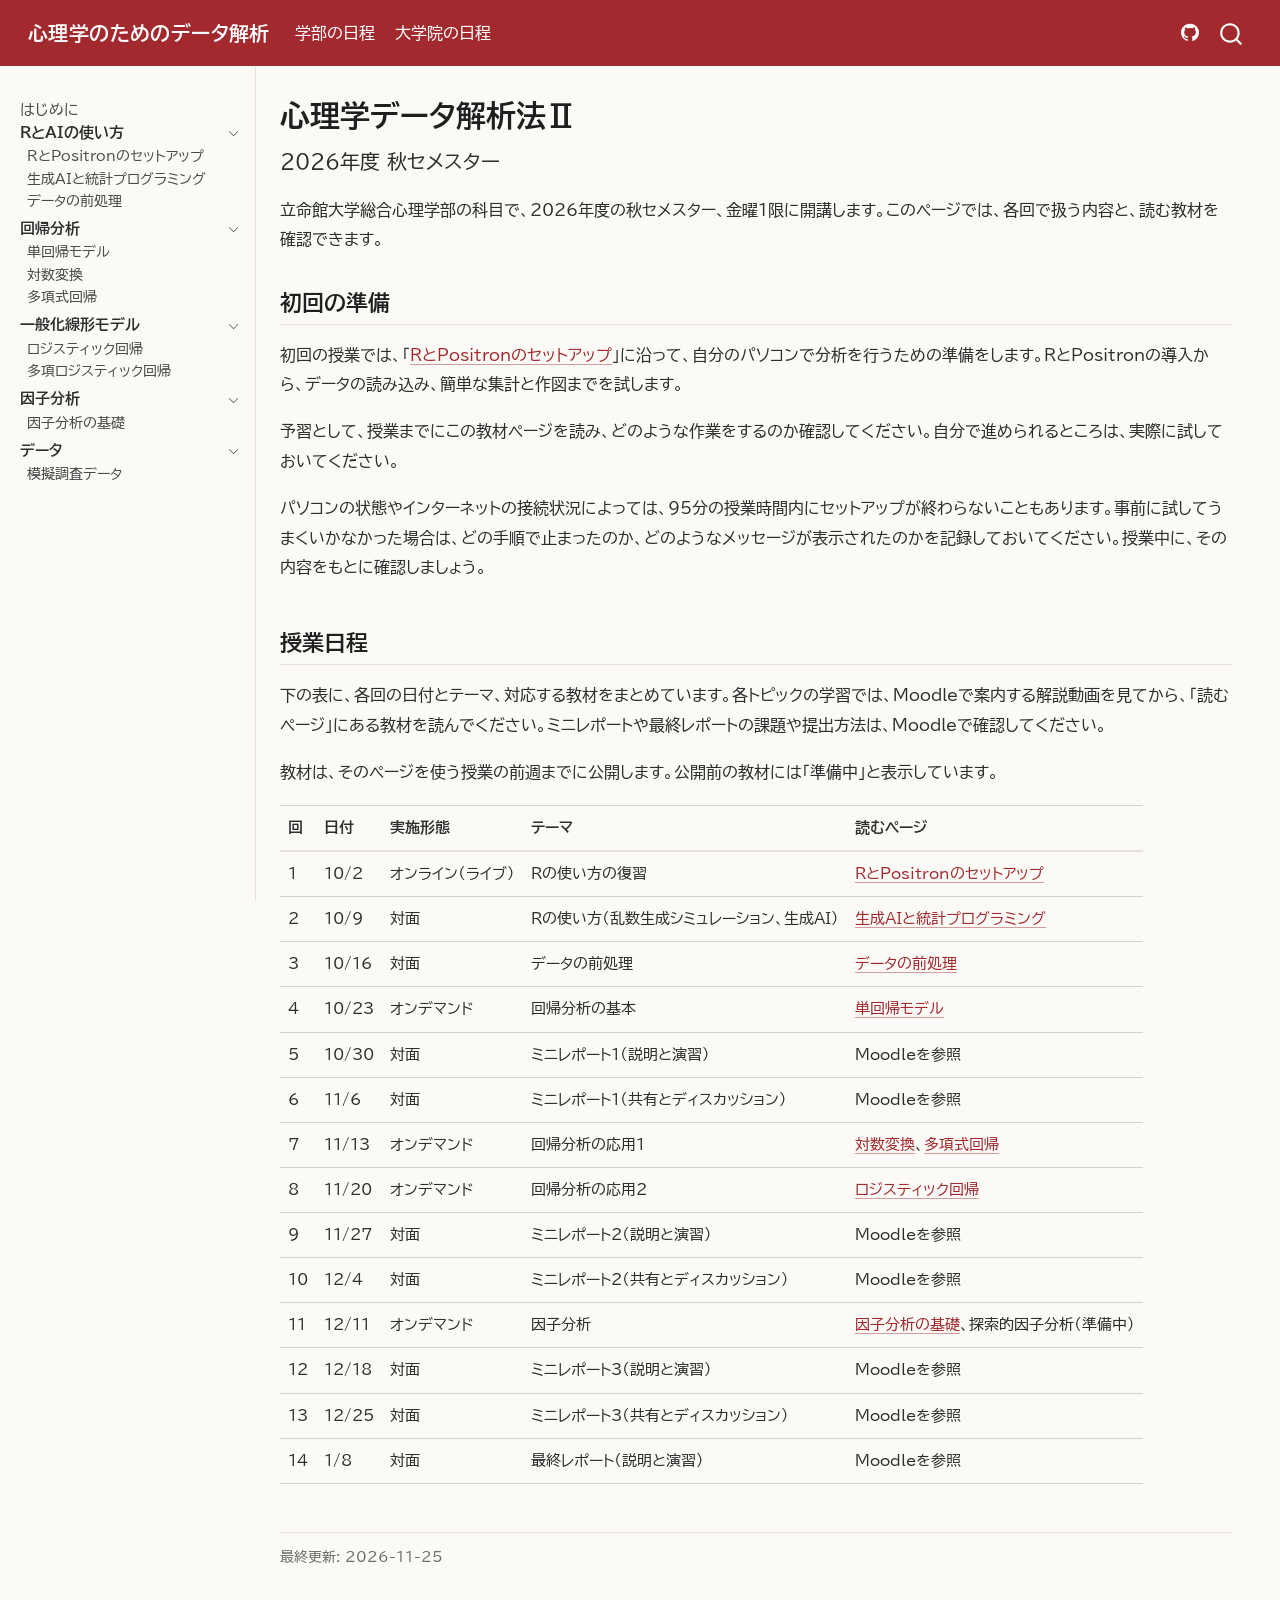
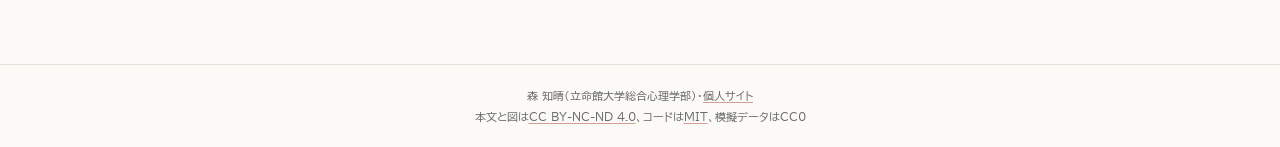
<file: courses/undergraduate-schedule.html>
<!DOCTYPE html>
<html xmlns="http://www.w3.org/1999/xhtml" lang="ja" xml:lang="ja"><head>

<meta charset="utf-8">
<meta name="generator" content="quarto-1.10.18">

<meta name="viewport" content="width=device-width, initial-scale=1.0, user-scalable=yes">


<title>心理学データ解析法Ⅱ – 心理学のためのデータ解析</title>
<style>
/* Default styles provided by pandoc.
** See https://pandoc.org/MANUAL.html#variables-for-html for config info.
*/
span.smallcaps{font-variant: small-caps;}
div.columns{display: flex; gap: 1.5em;}
div.column{flex: auto;}
@media screen {
div.columns{gap: min(4vw, 1.5em);}
div.column{overflow-x: auto;}
}
div.hanging-indent{margin-left: 1.5em; text-indent: -1.5em;}
ul.task-list{list-style: none;}
ul.task-list li input[type="checkbox"] {
  width: 0.8em;
  margin: 0 0.8em 0.2em -1em; /* quarto-specific, see https://github.com/quarto-dev/quarto-cli/issues/4556 */ 
  vertical-align: middle;
}
</style>


<script src="../site_libs/quarto-nav/quarto-nav.js"></script>
<script src="../site_libs/quarto-nav/headroom.min.js"></script>
<script src="../site_libs/clipboard/clipboard.min.js"></script>
<script src="../site_libs/quarto-search/autocomplete.umd.js"></script>
<script src="../site_libs/quarto-search/fuse.min.js"></script>
<script src="../site_libs/quarto-search/quarto-search.js"></script>
<meta name="quarto:offset" content="../">
<link href="../favicon.svg" rel="icon" type="image/svg+xml">
<script src="../site_libs/quarto-html/quarto.js" type="module"></script>
<script src="../site_libs/quarto-html/tabsets/tabsets.js" type="module"></script>
<script src="../site_libs/quarto-html/popper.min.js"></script>
<script src="../site_libs/quarto-html/tippy.umd.min.js"></script>
<script src="../site_libs/quarto-html/anchor.min.js"></script>
<link href="../site_libs/quarto-html/tippy.css" rel="stylesheet">
<link href="../site_libs/quarto-html/quarto-syntax-highlighting-c0ad7fcb90fe790ba3962a27e7177440.css" rel="stylesheet" id="quarto-text-highlighting-styles">
<script src="../site_libs/bootstrap/bootstrap.min.js"></script>
<link href="../site_libs/bootstrap/bootstrap-icons.css" rel="stylesheet">
<link href="../site_libs/bootstrap/bootstrap-b9d8540a3d4716c6b0ae876267d762bb.min.css" rel="stylesheet" append-hash="true" id="quarto-bootstrap" data-mode="light">
<script id="quarto-search-options" type="application/json">{
  "location": "navbar",
  "copy-button": false,
  "collapse-after": 3,
  "panel-placement": "end",
  "type": "overlay",
  "limit": 50,
  "keyboard-shortcut": [
    "f",
    "/",
    "s"
  ],
  "language": {
    "search-no-results-text": "一致なし",
    "search-matching-documents-text": "一致した文書",
    "search-copy-link-title": "検索へのリンクをコピー",
    "search-hide-matches-text": "追加の検索結果を非表示",
    "search-more-match-text": "追加の検索結果",
    "search-more-matches-text": "追加の検索結果",
    "search-clear-button-title": "消去",
    "search-text-placeholder": "",
    "search-detached-cancel-button-title": "取消",
    "search-submit-button-title": "検索",
    "search-label": "サーチ"
  }
}</script>
<link rel="preconnect" href="https://fonts.googleapis.com">
<link rel="preconnect" href="https://fonts.gstatic.com" crossorigin="">
<link href="https://fonts.googleapis.com/css2?family=BIZ+UDPGothic:wght@400;700&amp;family=BIZ+UDGothic:wght@400;700&amp;family=Source+Code+Pro:wght@400;600&amp;display=swap" rel="stylesheet">
<script>
  // 印刷時に、畳んである参照コードを開いた状態にする
  window.addEventListener("beforeprint", function () {
    document.querySelectorAll("details").forEach(function (d) { d.open = true; });
  });
</script>


<meta property="og:title" content="心理学データ解析法Ⅱ – 心理学のためのデータ解析">
<meta property="og:description" content="2026年度 秋セメスター">
<meta property="og:site_name" content="心理学のためのデータ解析">
</head>

<body class="nav-sidebar docked nav-fixed fullcontent quarto-light">

<div id="quarto-search-results"></div>
  <header id="quarto-header" class="headroom fixed-top">
    <nav class="navbar navbar-expand-lg " data-bs-theme="dark">
      <div class="navbar-container container-fluid">
      <div class="navbar-brand-container mx-auto">
    <a class="navbar-brand" href="../index.html">
    <span class="navbar-title">心理学のためのデータ解析</span>
    </a>
  </div>
            <div id="quarto-search" class="" title="サーチ"></div>
          <button class="navbar-toggler" type="button" data-bs-toggle="collapse" data-bs-target="#navbarCollapse" aria-controls="navbarCollapse" role="menu" aria-expanded="false" aria-label="ナビゲーションを切り替える" onclick="if (window.quartoToggleHeadroom) { window.quartoToggleHeadroom(); }">
  <span class="navbar-toggler-icon"></span>
</button>
          <div class="collapse navbar-collapse" id="navbarCollapse">
            <ul class="navbar-nav navbar-nav-scroll me-auto">
  <li class="nav-item">
    <a class="nav-link active" href="../courses/undergraduate-schedule.html" aria-current="page"> 
<span class="menu-text">学部の日程</span></a>
  </li>  
  <li class="nav-item">
    <a class="nav-link" href="../courses/graduate-schedule.html"> 
<span class="menu-text">大学院の日程</span></a>
  </li>  
</ul>
            <ul class="navbar-nav navbar-nav-scroll ms-auto">
  <li class="nav-item compact">
    <a class="nav-link" href="https://github.com/tomoecon/psych-data-analysis"> <i class="bi bi-github" role="img" aria-label="GitHub">
</i> 
<span class="menu-text"></span></a>
  </li>  
</ul>
          </div> <!-- /navcollapse -->
            <div class="quarto-navbar-tools">
</div>
      </div> <!-- /container-fluid -->
    </nav>
  <nav class="quarto-secondary-nav">
    <div class="container-fluid d-flex">
      <button type="button" class="quarto-btn-toggle btn" data-bs-toggle="collapse" role="button" data-bs-target=".quarto-sidebar-collapse-item" aria-controls="quarto-sidebar" aria-expanded="false" aria-label="サイドバーを切り替える" onclick="if (window.quartoToggleHeadroom) { window.quartoToggleHeadroom(); }">
        <i class="bi bi-layout-text-sidebar-reverse"></i>
      </button>
        <nav class="quarto-page-breadcrumbs" aria-label="breadcrumb"><ol class="breadcrumb"><li class="breadcrumb-item">心理学データ解析法Ⅱ</li></ol></nav>
        <a class="flex-grow-1" role="navigation" data-bs-toggle="collapse" data-bs-target=".quarto-sidebar-collapse-item" aria-controls="quarto-sidebar" aria-expanded="false" aria-label="サイドバーを切り替える" onclick="if (window.quartoToggleHeadroom) { window.quartoToggleHeadroom(); }">      
        </a>
    </div>
  </nav>
</header>
<!-- content -->
<div id="quarto-content" class="quarto-container page-columns page-rows-contents page-layout-article page-navbar">
<!-- sidebar -->
  <nav id="quarto-sidebar" class="sidebar collapse collapse-horizontal quarto-sidebar-collapse-item sidebar-navigation docked overflow-auto">
    <div class="sidebar-menu-container"> 
    <ul class="list-unstyled mt-1">
        <li class="sidebar-item">
  <div class="sidebar-item-container"> 
  <a href="../index.html" class="sidebar-item-text sidebar-link">
 <span class="menu-text">はじめに</span></a>
  </div>
</li>
        <li class="sidebar-item sidebar-item-section">
      <div class="sidebar-item-container"> 
            <a class="sidebar-item-text sidebar-link text-start" data-bs-toggle="collapse" data-bs-target="#quarto-sidebar-section-1" role="navigation" aria-expanded="true">
 <span class="menu-text">RとAIの使い方</span></a>
          <a class="sidebar-item-toggle text-start" data-bs-toggle="collapse" data-bs-target="#quarto-sidebar-section-1" role="navigation" aria-expanded="true" aria-label="セクションを切り替え">
            <i class="bi bi-chevron-right ms-2"></i>
          </a> 
      </div>
      <ul id="quarto-sidebar-section-1" class="collapse list-unstyled sidebar-section depth1 show">  
          <li class="sidebar-item">
  <div class="sidebar-item-container"> 
  <a href="../start/positron-setup.html" class="sidebar-item-text sidebar-link">
 <span class="menu-text">RとPositronのセットアップ</span></a>
  </div>
</li>
          <li class="sidebar-item">
  <div class="sidebar-item-container"> 
  <a href="../start/generative-ai.html" class="sidebar-item-text sidebar-link">
 <span class="menu-text">生成AIと統計プログラミング</span></a>
  </div>
</li>
          <li class="sidebar-item">
  <div class="sidebar-item-container"> 
  <a href="../start/data-preprocessing.html" class="sidebar-item-text sidebar-link">
 <span class="menu-text">データの前処理</span></a>
  </div>
</li>
      </ul>
  </li>
        <li class="sidebar-item sidebar-item-section">
      <div class="sidebar-item-container"> 
            <a class="sidebar-item-text sidebar-link text-start" data-bs-toggle="collapse" data-bs-target="#quarto-sidebar-section-2" role="navigation" aria-expanded="true">
 <span class="menu-text">回帰分析</span></a>
          <a class="sidebar-item-toggle text-start" data-bs-toggle="collapse" data-bs-target="#quarto-sidebar-section-2" role="navigation" aria-expanded="true" aria-label="セクションを切り替え">
            <i class="bi bi-chevron-right ms-2"></i>
          </a> 
      </div>
      <ul id="quarto-sidebar-section-2" class="collapse list-unstyled sidebar-section depth1 show">  
          <li class="sidebar-item">
  <div class="sidebar-item-container"> 
  <a href="../regression/simple-regression.html" class="sidebar-item-text sidebar-link">
 <span class="menu-text">単回帰モデル</span></a>
  </div>
</li>
          <li class="sidebar-item">
  <div class="sidebar-item-container"> 
  <a href="../regression/log-transform.html" class="sidebar-item-text sidebar-link">
 <span class="menu-text">対数変換</span></a>
  </div>
</li>
          <li class="sidebar-item">
  <div class="sidebar-item-container"> 
  <a href="../regression/polynomial-regression.html" class="sidebar-item-text sidebar-link">
 <span class="menu-text">多項式回帰</span></a>
  </div>
</li>
      </ul>
  </li>
        <li class="sidebar-item sidebar-item-section">
      <div class="sidebar-item-container"> 
            <a class="sidebar-item-text sidebar-link text-start" data-bs-toggle="collapse" data-bs-target="#quarto-sidebar-section-3" role="navigation" aria-expanded="true">
 <span class="menu-text">一般化線形モデル</span></a>
          <a class="sidebar-item-toggle text-start" data-bs-toggle="collapse" data-bs-target="#quarto-sidebar-section-3" role="navigation" aria-expanded="true" aria-label="セクションを切り替え">
            <i class="bi bi-chevron-right ms-2"></i>
          </a> 
      </div>
      <ul id="quarto-sidebar-section-3" class="collapse list-unstyled sidebar-section depth1 show">  
          <li class="sidebar-item">
  <div class="sidebar-item-container"> 
  <a href="../glm/logistic-regression.html" class="sidebar-item-text sidebar-link">
 <span class="menu-text">ロジスティック回帰</span></a>
  </div>
</li>
          <li class="sidebar-item">
  <div class="sidebar-item-container"> 
  <a href="../glm/multinomial-logistic.html" class="sidebar-item-text sidebar-link">
 <span class="menu-text">多項ロジスティック回帰</span></a>
  </div>
</li>
      </ul>
  </li>
        <li class="sidebar-item sidebar-item-section">
      <div class="sidebar-item-container"> 
            <a class="sidebar-item-text sidebar-link text-start" data-bs-toggle="collapse" data-bs-target="#quarto-sidebar-section-4" role="navigation" aria-expanded="true">
 <span class="menu-text">因子分析</span></a>
          <a class="sidebar-item-toggle text-start" data-bs-toggle="collapse" data-bs-target="#quarto-sidebar-section-4" role="navigation" aria-expanded="true" aria-label="セクションを切り替え">
            <i class="bi bi-chevron-right ms-2"></i>
          </a> 
      </div>
      <ul id="quarto-sidebar-section-4" class="collapse list-unstyled sidebar-section depth1 show">  
          <li class="sidebar-item">
  <div class="sidebar-item-container"> 
  <a href="../factor-analysis/factor-analysis-basics.html" class="sidebar-item-text sidebar-link">
 <span class="menu-text">因子分析の基礎</span></a>
  </div>
</li>
      </ul>
  </li>
        <li class="sidebar-item sidebar-item-section">
      <div class="sidebar-item-container"> 
            <a class="sidebar-item-text sidebar-link text-start" data-bs-toggle="collapse" data-bs-target="#quarto-sidebar-section-5" role="navigation" aria-expanded="true">
 <span class="menu-text">構造方程式モデリング</span></a>
          <a class="sidebar-item-toggle text-start" data-bs-toggle="collapse" data-bs-target="#quarto-sidebar-section-5" role="navigation" aria-expanded="true" aria-label="セクションを切り替え">
            <i class="bi bi-chevron-right ms-2"></i>
          </a> 
      </div>
      <ul id="quarto-sidebar-section-5" class="collapse list-unstyled sidebar-section depth1 show">  
      </ul>
  </li>
        <li class="sidebar-item sidebar-item-section">
      <div class="sidebar-item-container"> 
            <a class="sidebar-item-text sidebar-link text-start" data-bs-toggle="collapse" data-bs-target="#quarto-sidebar-section-6" role="navigation" aria-expanded="true">
 <span class="menu-text">発展</span></a>
          <a class="sidebar-item-toggle text-start" data-bs-toggle="collapse" data-bs-target="#quarto-sidebar-section-6" role="navigation" aria-expanded="true" aria-label="セクションを切り替え">
            <i class="bi bi-chevron-right ms-2"></i>
          </a> 
      </div>
      <ul id="quarto-sidebar-section-6" class="collapse list-unstyled sidebar-section depth1 show">  
      </ul>
  </li>
        <li class="sidebar-item sidebar-item-section">
      <div class="sidebar-item-container"> 
            <a class="sidebar-item-text sidebar-link text-start" data-bs-toggle="collapse" data-bs-target="#quarto-sidebar-section-7" role="navigation" aria-expanded="true">
 <span class="menu-text">データ</span></a>
          <a class="sidebar-item-toggle text-start" data-bs-toggle="collapse" data-bs-target="#quarto-sidebar-section-7" role="navigation" aria-expanded="true" aria-label="セクションを切り替え">
            <i class="bi bi-chevron-right ms-2"></i>
          </a> 
      </div>
      <ul id="quarto-sidebar-section-7" class="collapse list-unstyled sidebar-section depth1 show">  
          <li class="sidebar-item">
  <div class="sidebar-item-container"> 
  <a href="../data/mock-survey.html" class="sidebar-item-text sidebar-link">
 <span class="menu-text">模擬調査データ</span></a>
  </div>
</li>
      </ul>
  </li>
    </ul>
    </div>
</nav>
<div id="quarto-sidebar-glass" class="quarto-sidebar-collapse-item" data-bs-toggle="collapse" data-bs-target=".quarto-sidebar-collapse-item"></div>
<!-- margin-sidebar -->
    
<!-- main -->
<main class="content" id="quarto-document-content">

<header id="title-block-header" class="quarto-title-block default">
<div class="quarto-title">
<h1 class="title">心理学データ解析法Ⅱ</h1>
<p class="subtitle lead">2026年度 秋セメスター</p>
</div>



<div class="quarto-title-meta">

    
  
    <div>
    <div class="quarto-title-meta-heading">最終更新</div>
    <div class="quarto-title-meta-contents">
      <p class="date-modified">2026-11-25</p>
    </div>
  </div>
    
  </div>
  


</header>


<p>立命館大学総合心理学部の科目で、2026年度の秋セメスター、金曜1限に開講します。このページでは、各回で扱う内容と、読む教材を確認できます。</p>
<section id="初回の準備" class="level2">
<h2 class="anchored" data-anchor-id="初回の準備">初回の準備</h2>
<p>初回の授業では、「<a href="../start/positron-setup.html">RとPositronのセットアップ</a>」に沿って、自分のパソコンで分析を行うための準備をします。RとPositronの導入から、データの読み込み、簡単な集計と作図までを試します。</p>
<p>予習として、授業までにこの教材ページを読み、どのような作業をするのか確認してください。自分で進められるところは、実際に試しておいてください。</p>
<p>パソコンの状態やインターネットの接続状況によっては、95分の授業時間内にセットアップが終わらないこともあります。事前に試してうまくいかなかった場合は、どの手順で止まったのか、どのようなメッセージが表示されたのかを記録しておいてください。授業中に、その内容をもとに確認しましょう。</p>
</section>
<section id="授業日程" class="level2">
<h2 class="anchored" data-anchor-id="授業日程">授業日程</h2>
<p>下の表に、各回の日付とテーマ、対応する教材をまとめています。各トピックの学習では、Moodleで案内する解説動画を見てから、「読むページ」にある教材を読んでください。ミニレポートや最終レポートの課題や提出方法は、Moodleで確認してください。</p>
<p>教材は、そのページを使う授業の前週までに公開します。公開前の教材には「準備中」と表示しています。</p>
<table class="caption-top table">
<colgroup>
<col style="width: 5%">
<col style="width: 8%">
<col style="width: 17%">
<col style="width: 35%">
<col style="width: 35%">
</colgroup>
<thead>
<tr class="header">
<th style="text-align: left;">回</th>
<th style="text-align: left;">日付</th>
<th style="text-align: left;">実施形態</th>
<th style="text-align: left;">テーマ</th>
<th style="text-align: left;">読むページ</th>
</tr>
</thead>
<tbody>
<tr class="odd">
<td style="text-align: left;">1</td>
<td style="text-align: left;">10/2</td>
<td style="text-align: left;">オンライン（ライブ）</td>
<td style="text-align: left;">Rの使い方の復習</td>
<td style="text-align: left;"><a href="../start/positron-setup.html">RとPositronのセットアップ</a></td>
</tr>
<tr class="even">
<td style="text-align: left;">2</td>
<td style="text-align: left;">10/9</td>
<td style="text-align: left;">対面</td>
<td style="text-align: left;">Rの使い方（乱数生成シミュレーション、生成AI）</td>
<td style="text-align: left;"><a href="../start/generative-ai.html">生成AIと統計プログラミング</a></td>
</tr>
<tr class="odd">
<td style="text-align: left;">3</td>
<td style="text-align: left;">10/16</td>
<td style="text-align: left;">対面</td>
<td style="text-align: left;">データの前処理</td>
<td style="text-align: left;"><a href="../start/data-preprocessing.html">データの前処理</a></td>
</tr>
<tr class="even">
<td style="text-align: left;">4</td>
<td style="text-align: left;">10/23</td>
<td style="text-align: left;">オンデマンド</td>
<td style="text-align: left;">回帰分析の基本</td>
<td style="text-align: left;"><a href="../regression/simple-regression.html">単回帰モデル</a></td>
</tr>
<tr class="odd">
<td style="text-align: left;">5</td>
<td style="text-align: left;">10/30</td>
<td style="text-align: left;">対面</td>
<td style="text-align: left;">ミニレポート1（説明と演習）</td>
<td style="text-align: left;">Moodleを参照</td>
</tr>
<tr class="even">
<td style="text-align: left;">6</td>
<td style="text-align: left;">11/6</td>
<td style="text-align: left;">対面</td>
<td style="text-align: left;">ミニレポート1（共有とディスカッション）</td>
<td style="text-align: left;">Moodleを参照</td>
</tr>
<tr class="odd">
<td style="text-align: left;">7</td>
<td style="text-align: left;">11/13</td>
<td style="text-align: left;">オンデマンド</td>
<td style="text-align: left;">回帰分析の応用1</td>
<td style="text-align: left;"><a href="../regression/log-transform.html">対数変換</a>、<a href="../regression/polynomial-regression.html">多項式回帰</a></td>
</tr>
<tr class="even">
<td style="text-align: left;">8</td>
<td style="text-align: left;">11/20</td>
<td style="text-align: left;">オンデマンド</td>
<td style="text-align: left;">回帰分析の応用2</td>
<td style="text-align: left;"><a href="../glm/logistic-regression.html">ロジスティック回帰</a></td>
</tr>
<tr class="odd">
<td style="text-align: left;">9</td>
<td style="text-align: left;">11/27</td>
<td style="text-align: left;">対面</td>
<td style="text-align: left;">ミニレポート2（説明と演習）</td>
<td style="text-align: left;">Moodleを参照</td>
</tr>
<tr class="even">
<td style="text-align: left;">10</td>
<td style="text-align: left;">12/4</td>
<td style="text-align: left;">対面</td>
<td style="text-align: left;">ミニレポート2（共有とディスカッション）</td>
<td style="text-align: left;">Moodleを参照</td>
</tr>
<tr class="odd">
<td style="text-align: left;">11</td>
<td style="text-align: left;">12/11</td>
<td style="text-align: left;">オンデマンド</td>
<td style="text-align: left;">因子分析</td>
<td style="text-align: left;"><a href="../factor-analysis/factor-analysis-basics.html">因子分析の基礎</a>、探索的因子分析（準備中）</td>
</tr>
<tr class="even">
<td style="text-align: left;">12</td>
<td style="text-align: left;">12/18</td>
<td style="text-align: left;">対面</td>
<td style="text-align: left;">ミニレポート3（説明と演習）</td>
<td style="text-align: left;">Moodleを参照</td>
</tr>
<tr class="odd">
<td style="text-align: left;">13</td>
<td style="text-align: left;">12/25</td>
<td style="text-align: left;">対面</td>
<td style="text-align: left;">ミニレポート3（共有とディスカッション）</td>
<td style="text-align: left;">Moodleを参照</td>
</tr>
<tr class="even">
<td style="text-align: left;">14</td>
<td style="text-align: left;">1/8</td>
<td style="text-align: left;">対面</td>
<td style="text-align: left;">最終レポート（説明と演習）</td>
<td style="text-align: left;">Moodleを参照</td>
</tr>
</tbody>
</table>


<div class="last-modified">
<p>最終更新: 2026-11-25</p>
</div>
</section>

</main> <!-- /main -->
<script id="quarto-html-after-body" type="application/javascript">
  window.document.addEventListener("DOMContentLoaded", function (event) {
    const icon = "";
    const anchorJS = new window.AnchorJS();
    anchorJS.options = {
      placement: 'right',
      icon: icon
    };
    anchorJS.add('.anchored');
    const isCodeAnnotation = (el) => {
      for (const clz of el.classList) {
        if (clz.startsWith('code-annotation-')) {                     
          return true;
        }
      }
      return false;
    }
    const onCopySuccess = function(e) {
      // button target
      const button = e.trigger;
      // don't keep focus
      button.blur();
      // flash "checked"
      button.classList.add('code-copy-button-checked');
      var currentTitle = button.getAttribute("title");
      button.setAttribute("title", "コピーしました");
      let tooltip;
      if (window.bootstrap) {
        button.setAttribute("data-bs-toggle", "tooltip");
        button.setAttribute("data-bs-placement", "left");
        button.setAttribute("data-bs-title", "コピーしました");
        tooltip = new bootstrap.Tooltip(button, 
          { trigger: "manual", 
            customClass: "code-copy-button-tooltip",
            offset: [0, -8]});
        tooltip.show();    
      }
      setTimeout(function() {
        if (tooltip) {
          tooltip.hide();
          button.removeAttribute("data-bs-title");
          button.removeAttribute("data-bs-toggle");
          button.removeAttribute("data-bs-placement");
        }
        button.setAttribute("title", currentTitle);
        button.classList.remove('code-copy-button-checked');
      }, 1000);
      // clear code selection
      e.clearSelection();
    }
    const getTextToCopy = function(trigger) {
      const outerScaffold = trigger.parentElement.cloneNode(true);
      const codeEl = outerScaffold.querySelector('code');
      for (const childEl of codeEl.children) {
        if (isCodeAnnotation(childEl)) {
          childEl.remove();
        }
      }
      return codeEl.innerText;
    }
    const clipboard = new window.ClipboardJS('.code-copy-button:not([data-in-quarto-modal])', {
      text: getTextToCopy
    });
    clipboard.on('success', onCopySuccess);
    if (window.document.getElementById('quarto-embedded-source-code-modal')) {
      const clipboardModal = new window.ClipboardJS('.code-copy-button[data-in-quarto-modal]', {
        text: getTextToCopy,
        container: window.document.getElementById('quarto-embedded-source-code-modal')
      });
      clipboardModal.on('success', onCopySuccess);
    }
      var localhostRegex = new RegExp(/^(?:http|https):\/\/localhost\:?[0-9]*\//);
      var mailtoRegex = new RegExp(/^mailto:/);
        var filterRegex = new RegExp("https:\/\/tomoecon\.github\.io\/psych-data-analysis\/");
      var isInternal = (href) => {
          return filterRegex.test(href) || localhostRegex.test(href) || mailtoRegex.test(href);
      }
      // Inspect non-navigation links and adorn them if external
     var links = window.document.querySelectorAll('a[href]:not(.nav-link):not(.navbar-brand):not(.toc-action):not(.sidebar-link):not(.sidebar-item-toggle):not(.pagination-link):not(.no-external):not([aria-hidden]):not(.dropdown-item):not(.quarto-navigation-tool):not(.about-link)');
      for (var i=0; i<links.length; i++) {
        const link = links[i];
        if (!isInternal(link.href)) {
          // undo the damage that might have been done by quarto-nav.js in the case of
          // links that we want to consider external
          if (link.dataset.originalHref !== undefined) {
            link.href = link.dataset.originalHref;
          }
        }
      }
    function tippyHover(el, contentFn, onTriggerFn, onUntriggerFn) {
      const config = {
        allowHTML: true,
        maxWidth: 500,
        delay: 100,
        arrow: false,
        appendTo: function(el) {
            return el.parentElement;
        },
        interactive: true,
        interactiveBorder: 10,
        theme: 'quarto',
        placement: 'bottom-start',
      };
      if (contentFn) {
        config.content = contentFn;
      }
      if (onTriggerFn) {
        config.onTrigger = onTriggerFn;
      }
      if (onUntriggerFn) {
        config.onUntrigger = onUntriggerFn;
      }
      window.tippy(el, config); 
    }
    const noterefs = window.document.querySelectorAll('a[role="doc-noteref"]');
    for (var i=0; i<noterefs.length; i++) {
      const ref = noterefs[i];
      tippyHover(ref, function() {
        // use id or data attribute instead here
        let href = ref.getAttribute('data-footnote-href') || ref.getAttribute('href');
        try { href = new URL(href).hash; } catch {}
        const id = href.replace(/^#\/?/, "");
        const note = window.document.getElementById(id);
        if (note) {
          return note.innerHTML;
        } else {
          return "";
        }
      });
    }
    const xrefs = window.document.querySelectorAll('a.quarto-xref');
    const processXRef = (id, note) => {
      // Strip column container classes
      const stripColumnClz = (el) => {
        el.classList.remove("page-full", "page-columns");
        if (el.children) {
          for (const child of el.children) {
            stripColumnClz(child);
          }
        }
      }
      stripColumnClz(note)
      if (id === null || id.startsWith('sec-')) {
        // Special case sections, only their first couple elements
        const container = document.createElement("div");
        if (note.children && note.children.length > 2) {
          container.appendChild(note.children[0].cloneNode(true));
          for (let i = 1; i < note.children.length; i++) {
            const child = note.children[i];
            if (child.tagName === "P" && child.innerText === "") {
              continue;
            } else {
              container.appendChild(child.cloneNode(true));
              break;
            }
          }
          if (window.Quarto?.typesetMath) {
            window.Quarto.typesetMath(container);
          }
          return container.innerHTML
        } else {
          if (window.Quarto?.typesetMath) {
            window.Quarto.typesetMath(note);
          }
          return note.innerHTML;
        }
      } else {
        // Remove any anchor links if they are present
        const anchorLink = note.querySelector('a.anchorjs-link');
        if (anchorLink) {
          anchorLink.remove();
        }
        if (window.Quarto?.typesetMath) {
          window.Quarto.typesetMath(note);
        }
        if (note.classList.contains("callout")) {
          return note.outerHTML;
        } else {
          return note.innerHTML;
        }
      }
    }
    for (var i=0; i<xrefs.length; i++) {
      const xref = xrefs[i];
      tippyHover(xref, undefined, function(instance) {
        instance.disable();
        let url = xref.getAttribute('href');
        let hash = undefined; 
        if (url.startsWith('#')) {
          hash = url;
        } else {
          try { hash = new URL(url).hash; } catch {}
        }
        if (hash) {
          const id = hash.replace(/^#\/?/, "");
          const note = window.document.getElementById(id);
          if (note !== null) {
            try {
              const html = processXRef(id, note.cloneNode(true));
              instance.setContent(html);
            } finally {
              instance.enable();
              instance.show();
            }
          } else {
            // See if we can fetch this
            fetch(url.split('#')[0])
            .then(res => res.text())
            .then(html => {
              const parser = new DOMParser();
              const htmlDoc = parser.parseFromString(html, "text/html");
              const note = htmlDoc.getElementById(id);
              if (note !== null) {
                const html = processXRef(id, note);
                instance.setContent(html);
              } 
            }).finally(() => {
              instance.enable();
              instance.show();
            });
          }
        } else {
          // See if we can fetch a full url (with no hash to target)
          // This is a special case and we should probably do some content thinning / targeting
          fetch(url)
          .then(res => res.text())
          .then(html => {
            const parser = new DOMParser();
            const htmlDoc = parser.parseFromString(html, "text/html");
            const note = htmlDoc.querySelector('main.content');
            if (note !== null) {
              // This should only happen for chapter cross references
              // (since there is no id in the URL)
              // remove the first header
              if (note.children.length > 0 && note.children[0].tagName === "HEADER") {
                note.children[0].remove();
              }
              const html = processXRef(null, note);
              instance.setContent(html);
            } 
          }).finally(() => {
            instance.enable();
            instance.show();
          });
        }
      }, function(instance) {
      });
    }
        let selectedAnnoteEl;
        const selectorForAnnotation = ( cell, annotation) => {
          let cellAttr = 'data-code-cell="' + cell + '"';
          let lineAttr = 'data-code-annotation="' +  annotation + '"';
          const selector = 'span[' + cellAttr + '][' + lineAttr + ']';
          return selector;
        }
        const selectCodeLines = (annoteEl) => {
          const doc = window.document;
          const targetCell = annoteEl.getAttribute("data-target-cell");
          const targetAnnotation = annoteEl.getAttribute("data-target-annotation");
          const annoteSpan = window.document.querySelector(selectorForAnnotation(targetCell, targetAnnotation));
          const lines = annoteSpan.getAttribute("data-code-lines").split(",");
          const lineIds = lines.map((line) => {
            return targetCell + "-" + line;
          })
          let top = null;
          let height = null;
          let parent = null;
          if (lineIds.length > 0) {
              //compute the position of the single el (top and bottom and make a div)
              const el = window.document.getElementById(lineIds[0]);
              top = el.offsetTop;
              height = el.offsetHeight;
              parent = el.parentElement.parentElement;
            if (lineIds.length > 1) {
              const lastEl = window.document.getElementById(lineIds[lineIds.length - 1]);
              const bottom = lastEl.offsetTop + lastEl.offsetHeight;
              height = bottom - top;
            }
            if (top !== null && height !== null && parent !== null) {
              // cook up a div (if necessary) and position it 
              let div = window.document.getElementById("code-annotation-line-highlight");
              if (div === null) {
                div = window.document.createElement("div");
                div.setAttribute("id", "code-annotation-line-highlight");
                div.style.position = 'absolute';
                parent.appendChild(div);
              }
              div.style.top = top - 2 + "px";
              div.style.height = height + 4 + "px";
              div.style.left = 0;
              let gutterDiv = window.document.getElementById("code-annotation-line-highlight-gutter");
              if (gutterDiv === null) {
                gutterDiv = window.document.createElement("div");
                gutterDiv.setAttribute("id", "code-annotation-line-highlight-gutter");
                gutterDiv.style.position = 'absolute';
                const codeCell = window.document.getElementById(targetCell);
                const gutter = codeCell.querySelector('.code-annotation-gutter');
                gutter.appendChild(gutterDiv);
              }
              gutterDiv.style.top = top - 2 + "px";
              gutterDiv.style.height = height + 4 + "px";
            }
            selectedAnnoteEl = annoteEl;
          }
        };
        const unselectCodeLines = () => {
          const elementsIds = ["code-annotation-line-highlight", "code-annotation-line-highlight-gutter"];
          elementsIds.forEach((elId) => {
            const div = window.document.getElementById(elId);
            if (div) {
              div.remove();
            }
          });
          selectedAnnoteEl = undefined;
        };
          // Handle positioning of the toggle
      window.addEventListener(
        "resize",
        throttle(() => {
          elRect = undefined;
          if (selectedAnnoteEl) {
            selectCodeLines(selectedAnnoteEl);
          }
        }, 10)
      );
      function throttle(fn, ms) {
      let throttle = false;
      let timer;
        return (...args) => {
          if(!throttle) { // first call gets through
              fn.apply(this, args);
              throttle = true;
          } else { // all the others get throttled
              if(timer) clearTimeout(timer); // cancel #2
              timer = setTimeout(() => {
                fn.apply(this, args);
                timer = throttle = false;
              }, ms);
          }
        };
      }
        // Attach click handler to the DT
        const annoteDls = window.document.querySelectorAll('dt[data-target-cell]');
        for (const annoteDlNode of annoteDls) {
          annoteDlNode.addEventListener('click', (event) => {
            const clickedEl = event.target;
            if (clickedEl !== selectedAnnoteEl) {
              unselectCodeLines();
              const activeEl = window.document.querySelector('dt[data-target-cell].code-annotation-active');
              if (activeEl) {
                activeEl.classList.remove('code-annotation-active');
              }
              selectCodeLines(clickedEl);
              clickedEl.classList.add('code-annotation-active');
            } else {
              // Unselect the line
              unselectCodeLines();
              clickedEl.classList.remove('code-annotation-active');
            }
          });
        }
    const findCites = (el) => {
      const parentEl = el.parentElement;
      if (parentEl) {
        const cites = parentEl.dataset.cites;
        if (cites) {
          return {
            el,
            cites: cites.split(' ')
          };
        } else {
          return findCites(el.parentElement)
        }
      } else {
        return undefined;
      }
    };
    var bibliorefs = window.document.querySelectorAll('a[role="doc-biblioref"]');
    for (var i=0; i<bibliorefs.length; i++) {
      const ref = bibliorefs[i];
      const citeInfo = findCites(ref);
      if (citeInfo) {
        tippyHover(citeInfo.el, function() {
          var popup = window.document.createElement('div');
          citeInfo.cites.forEach(function(cite) {
            var citeDiv = window.document.createElement('div');
            citeDiv.classList.add('hanging-indent');
            citeDiv.classList.add('csl-entry');
            var biblioDiv = window.document.getElementById('ref-' + cite);
            if (biblioDiv) {
              citeDiv.innerHTML = biblioDiv.innerHTML;
            }
            popup.appendChild(citeDiv);
          });
          return popup.innerHTML;
        });
      }
    }
  });
  </script>
</div> <!-- /content -->
<footer class="footer">
  <div class="nav-footer">
    <div class="nav-footer-left">
      &nbsp;
    </div>   
    <div class="nav-footer-center">
<p>森 知晴（立命館大学総合心理学部）・<a href="https://tomoecon.github.io/personal_website/">個人サイト</a><br> 本文と図は<a href="https://github.com/tomoecon/psych-data-analysis/blob/main/LICENSE">CC BY-NC-ND 4.0</a>、コードは<a href="https://github.com/tomoecon/psych-data-analysis/blob/main/LICENSE-CODE">MIT</a>、模擬データはCC0</p>
</div>
    <div class="nav-footer-right">
      &nbsp;
    </div>
  </div>
</footer>




</body></html>
</file>
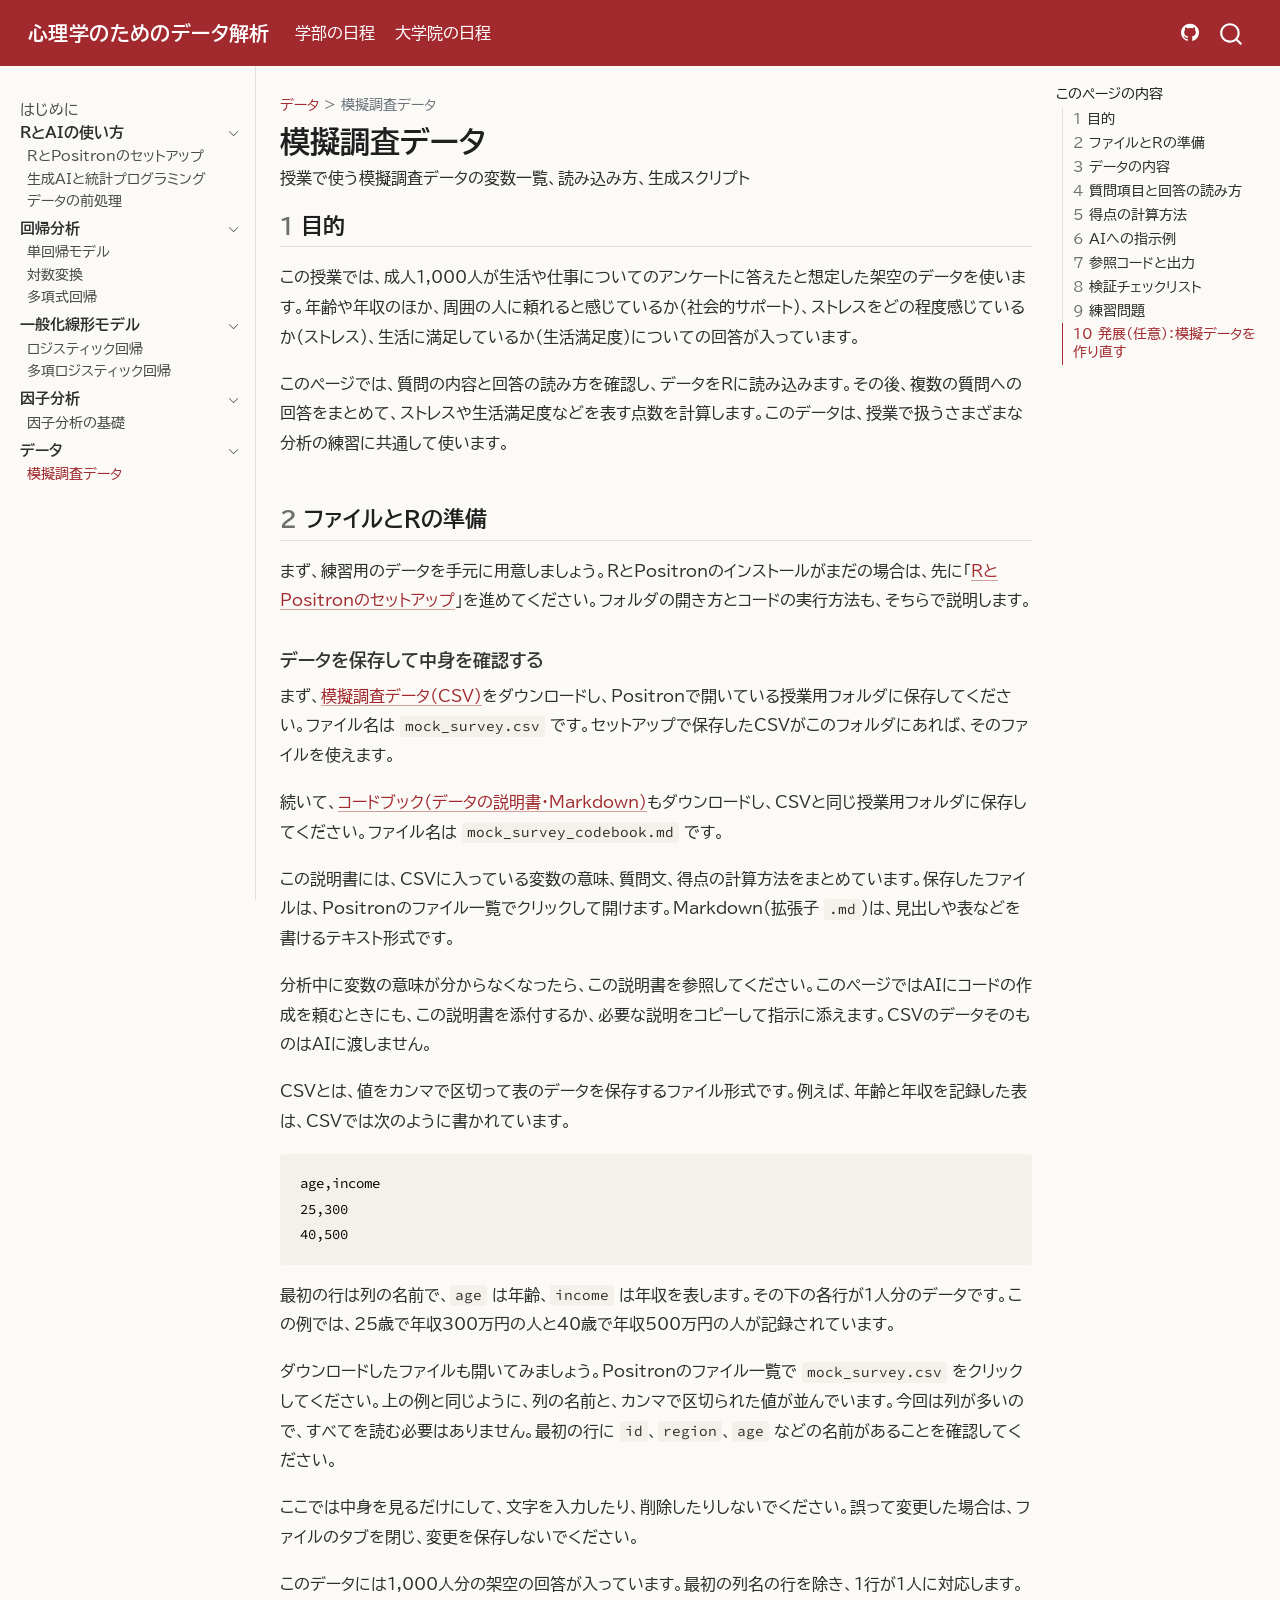
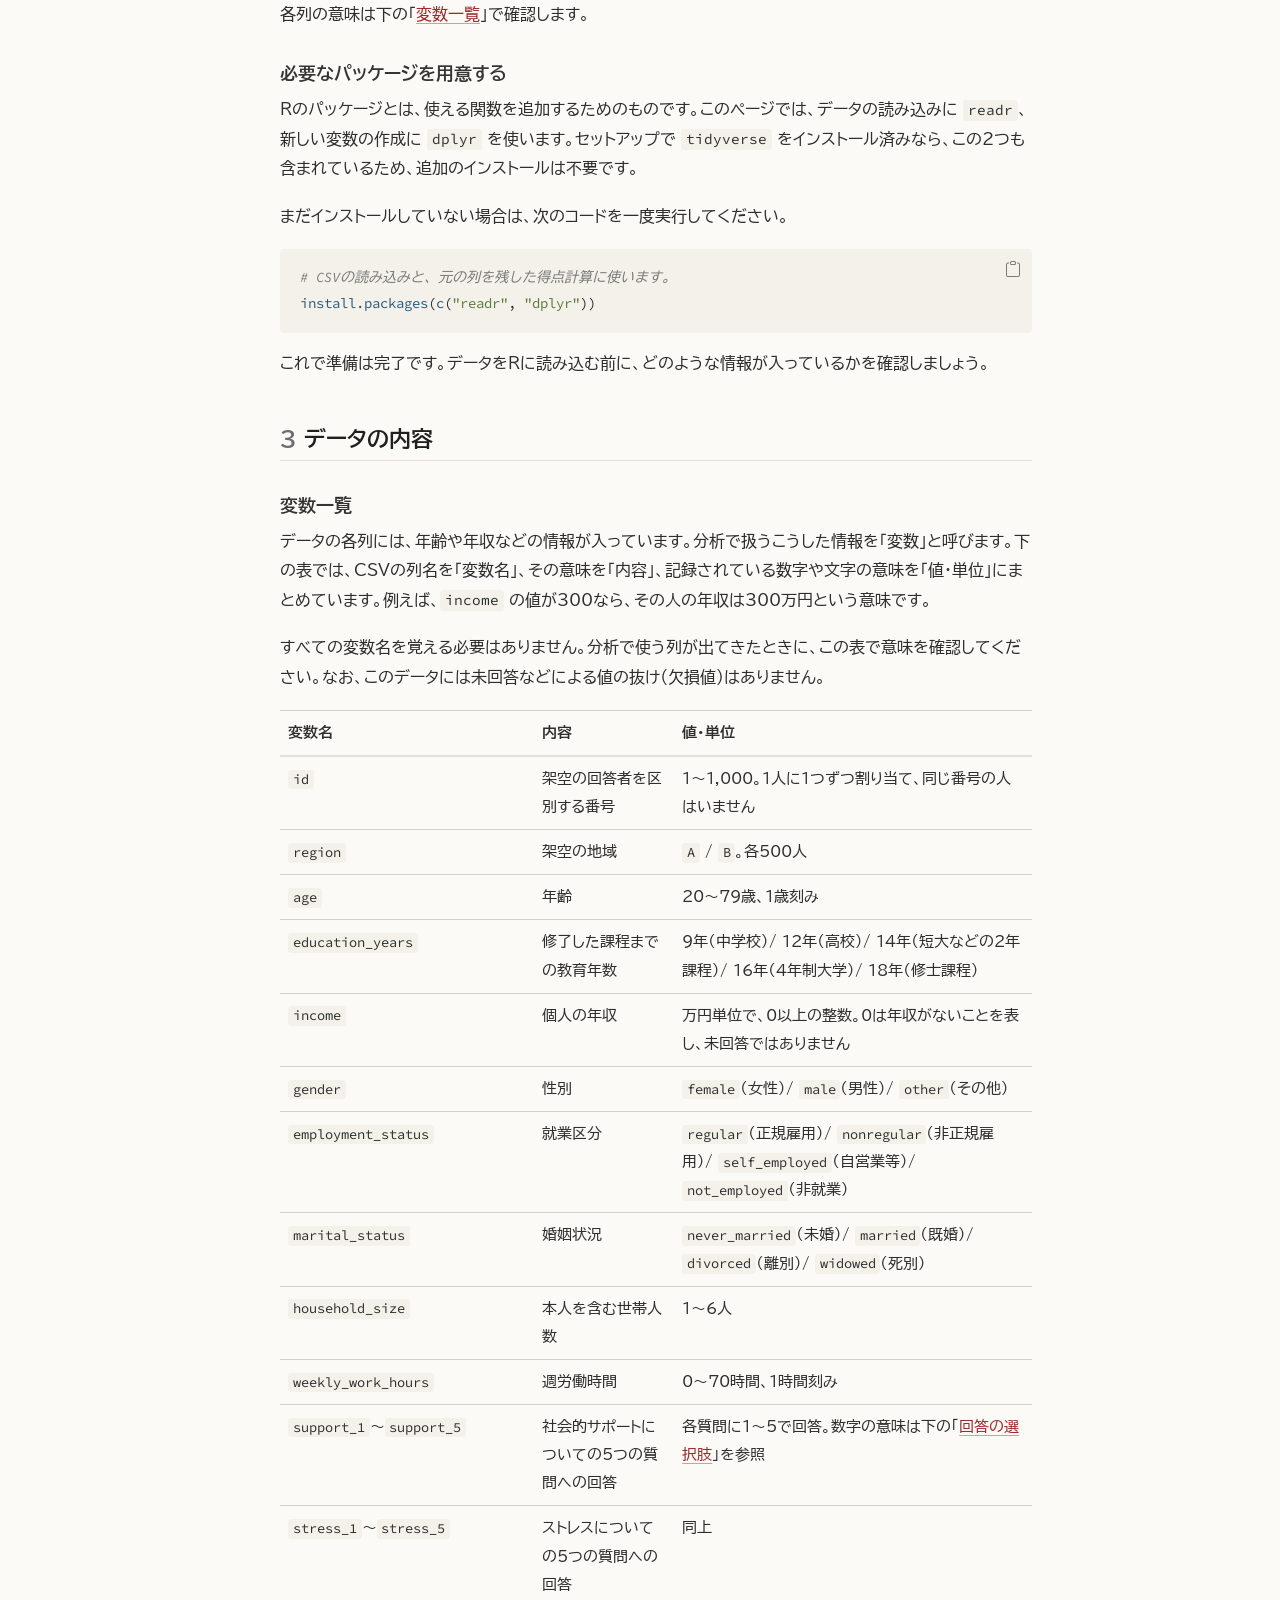
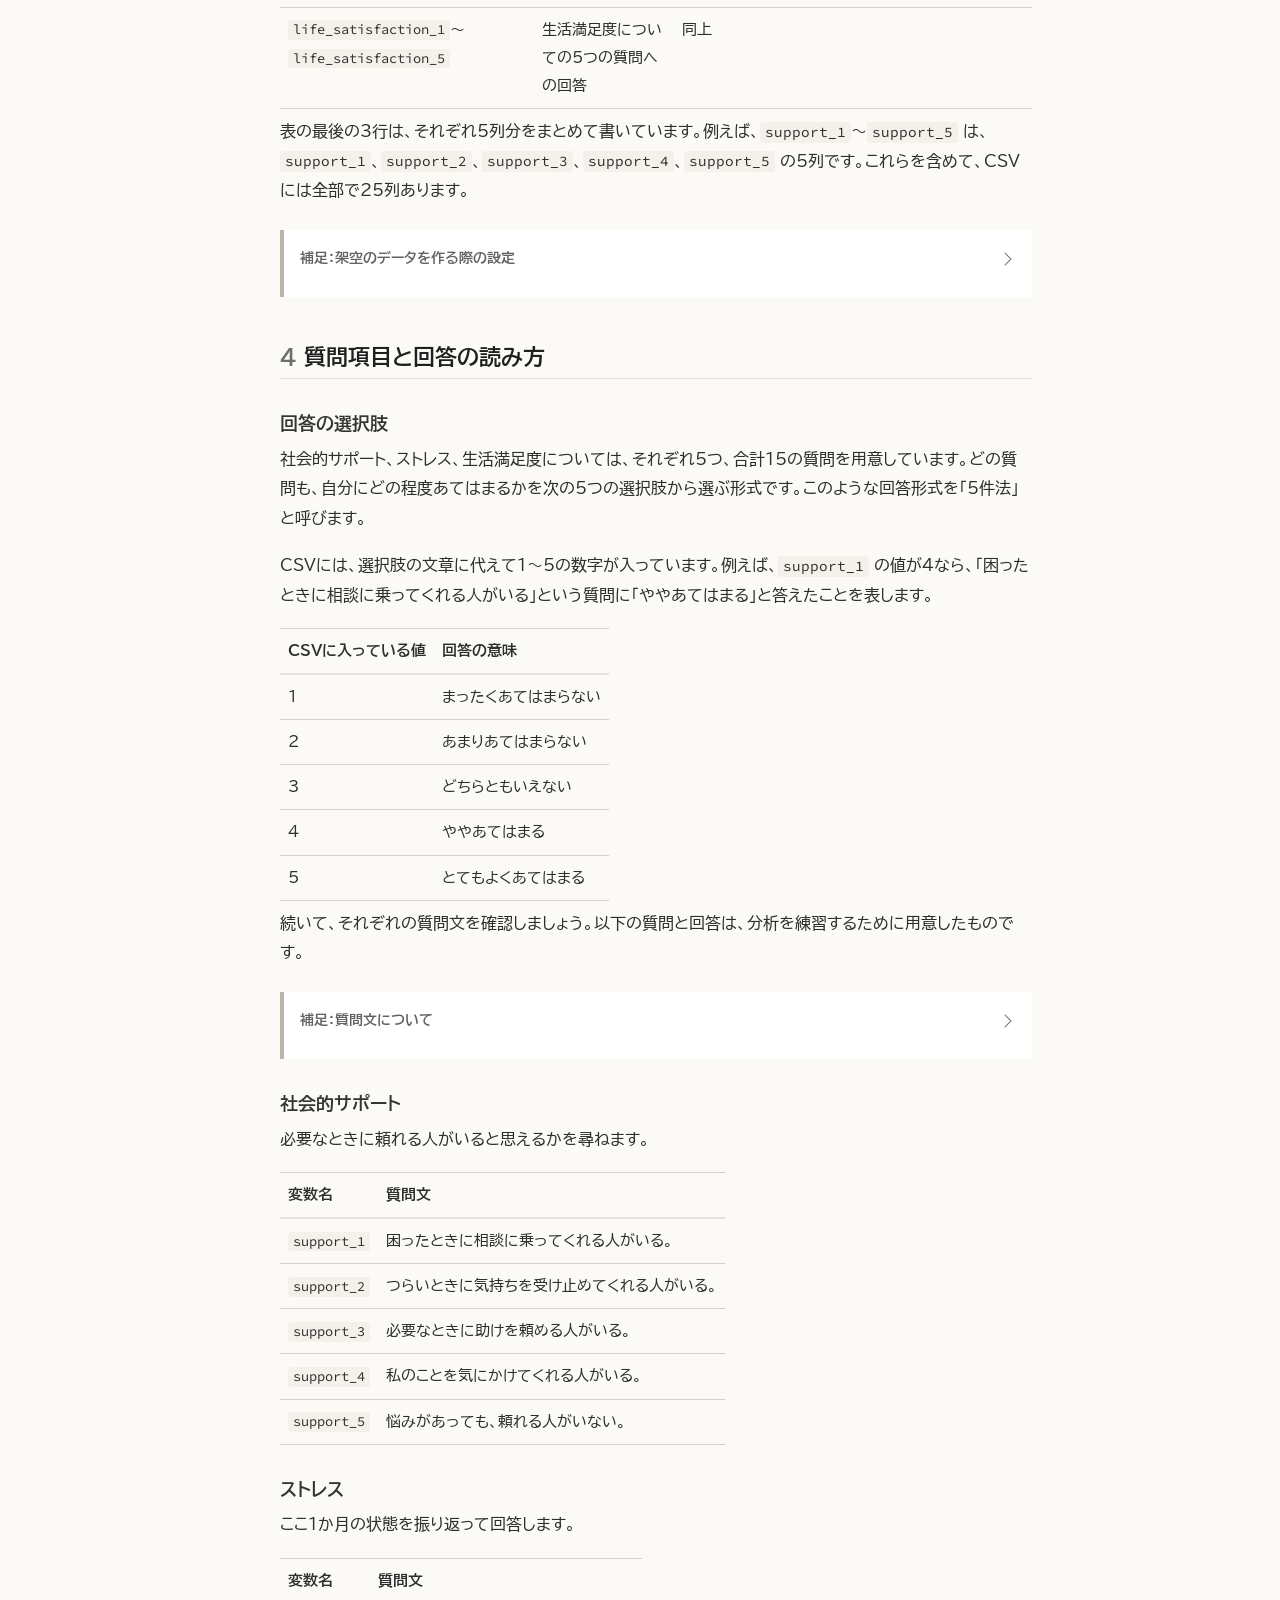
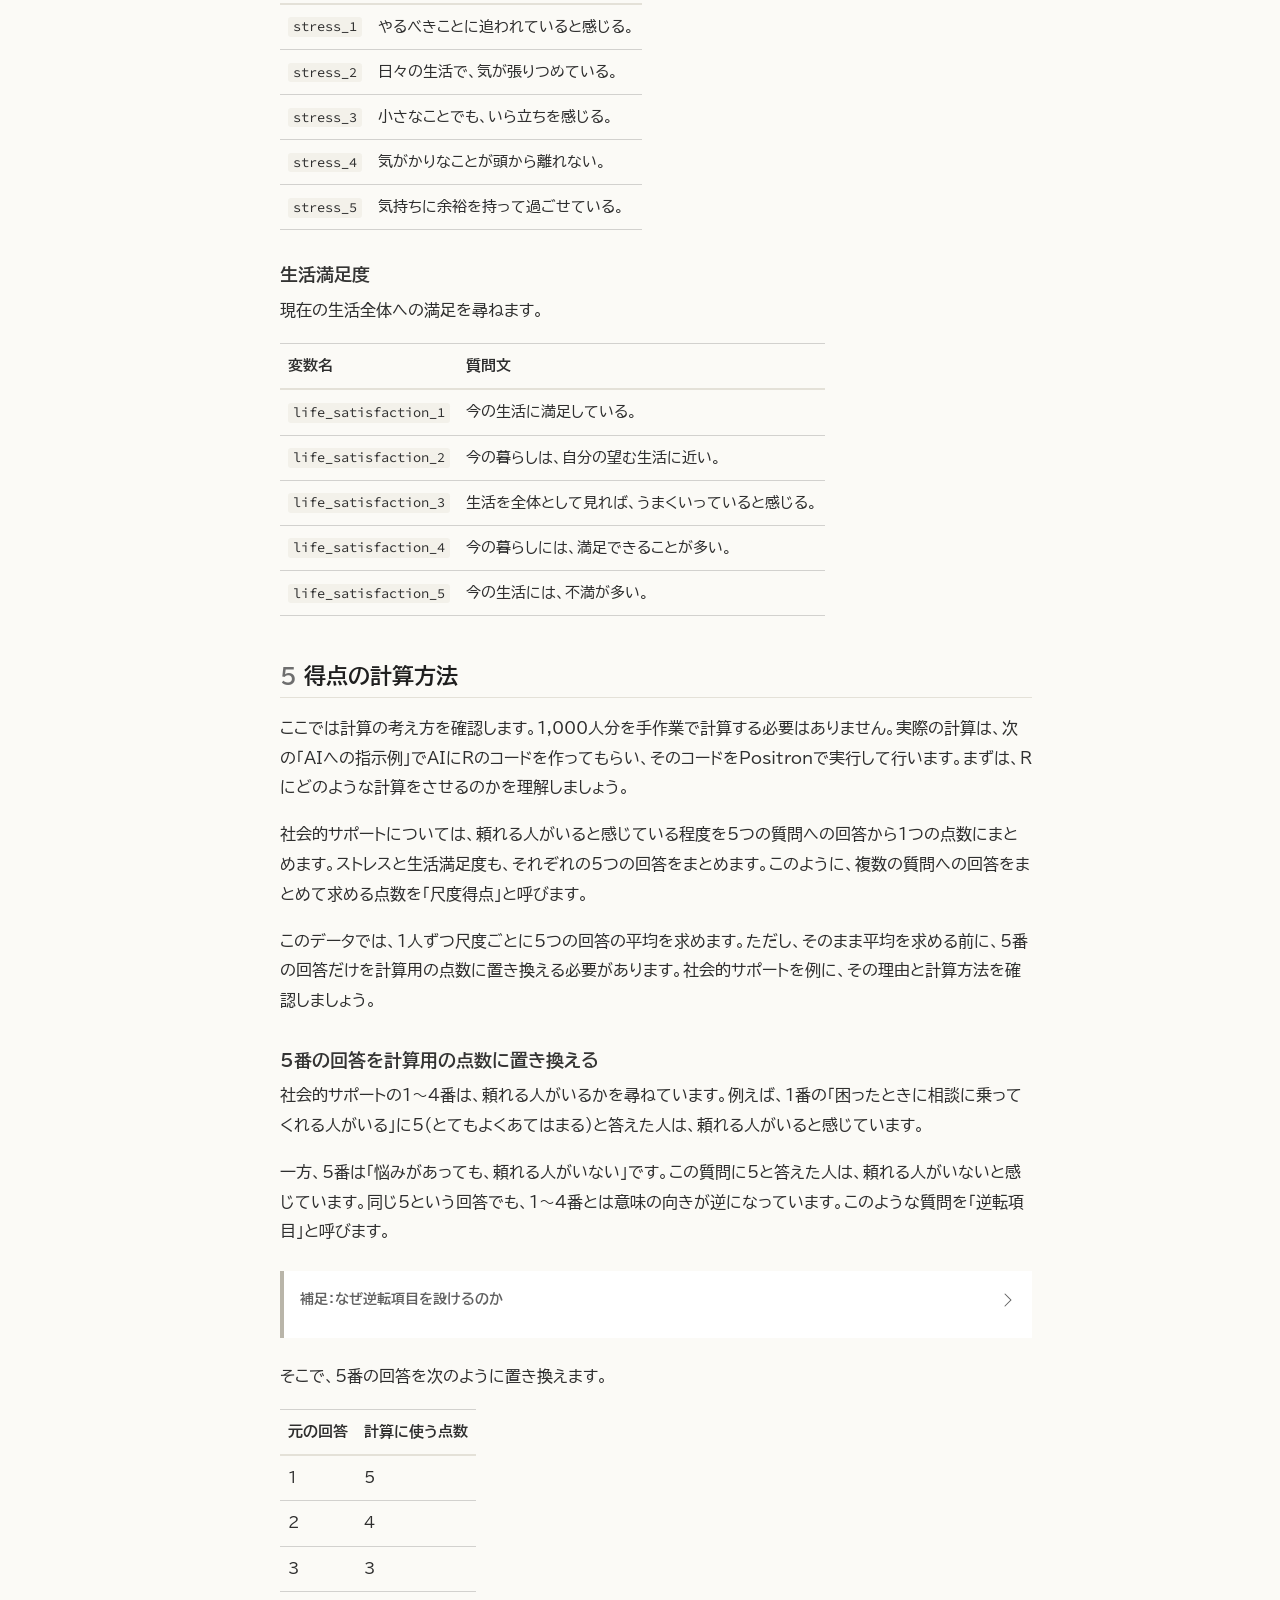
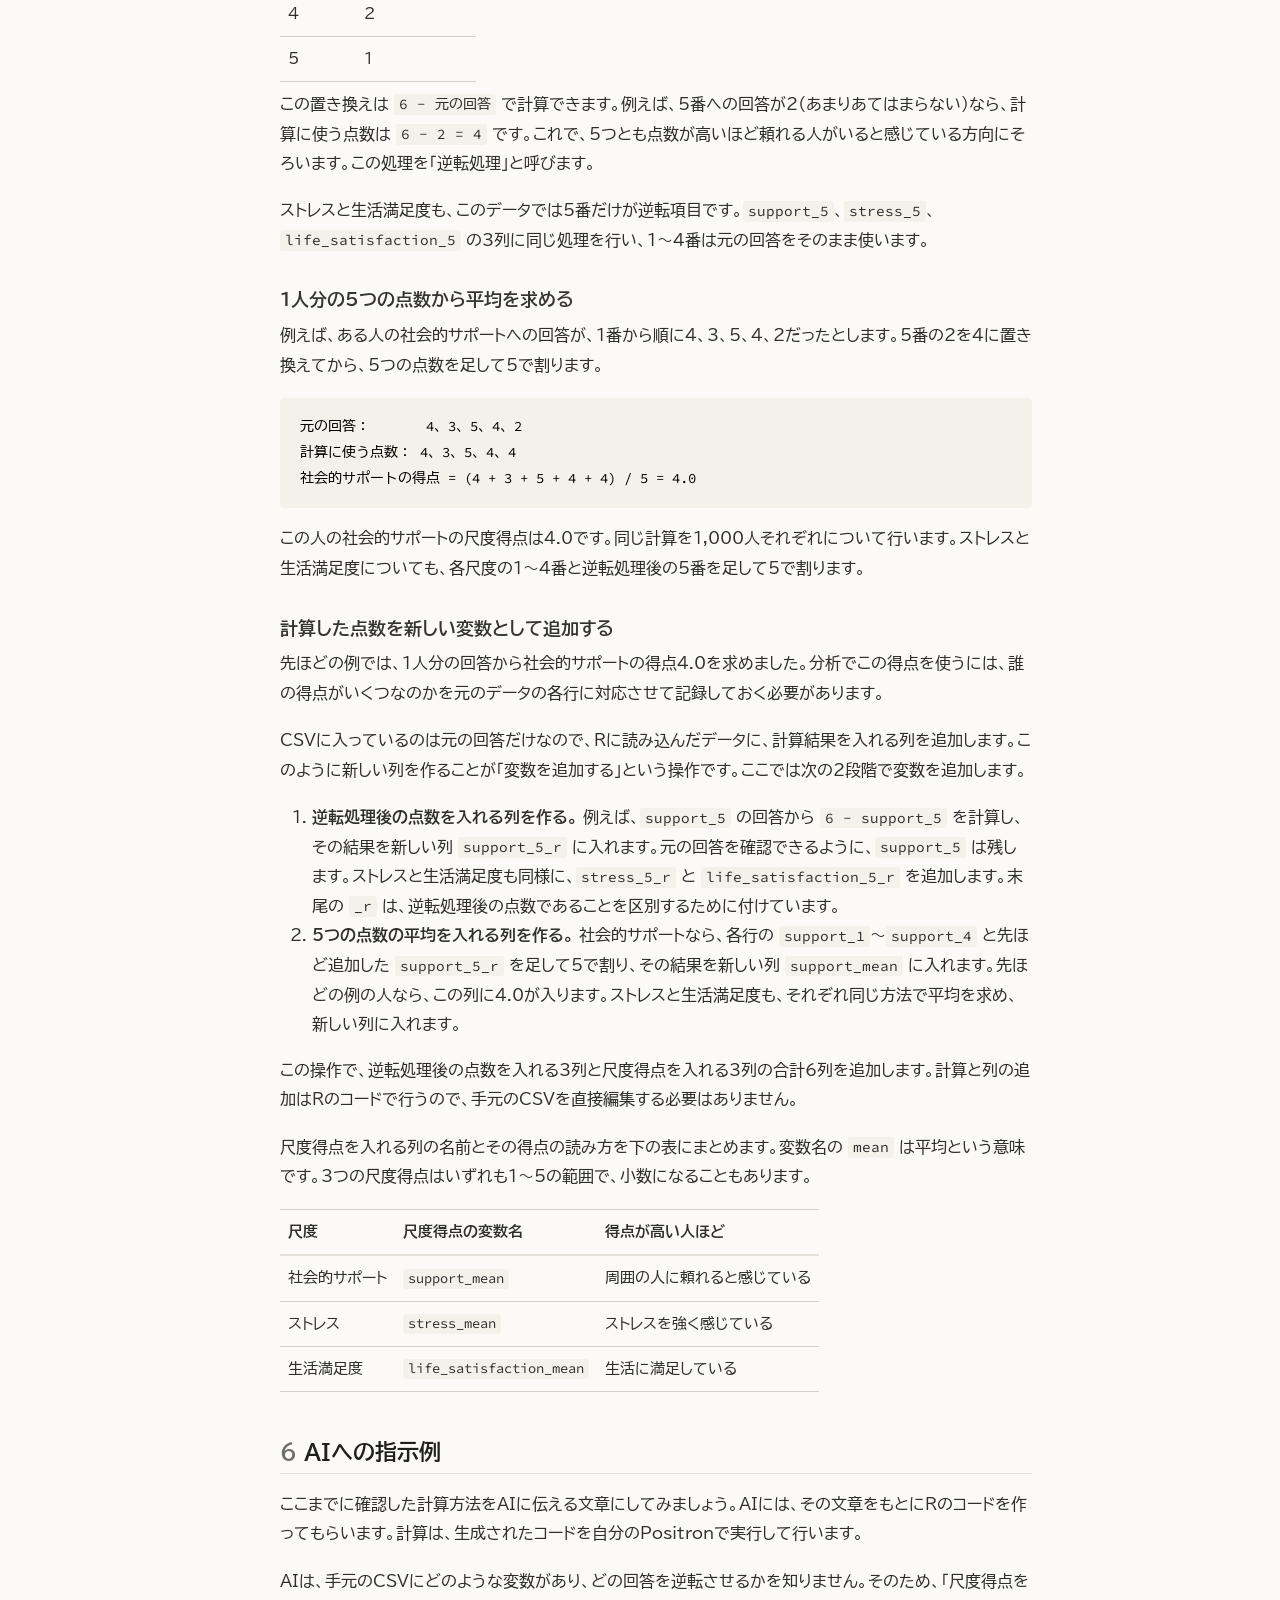
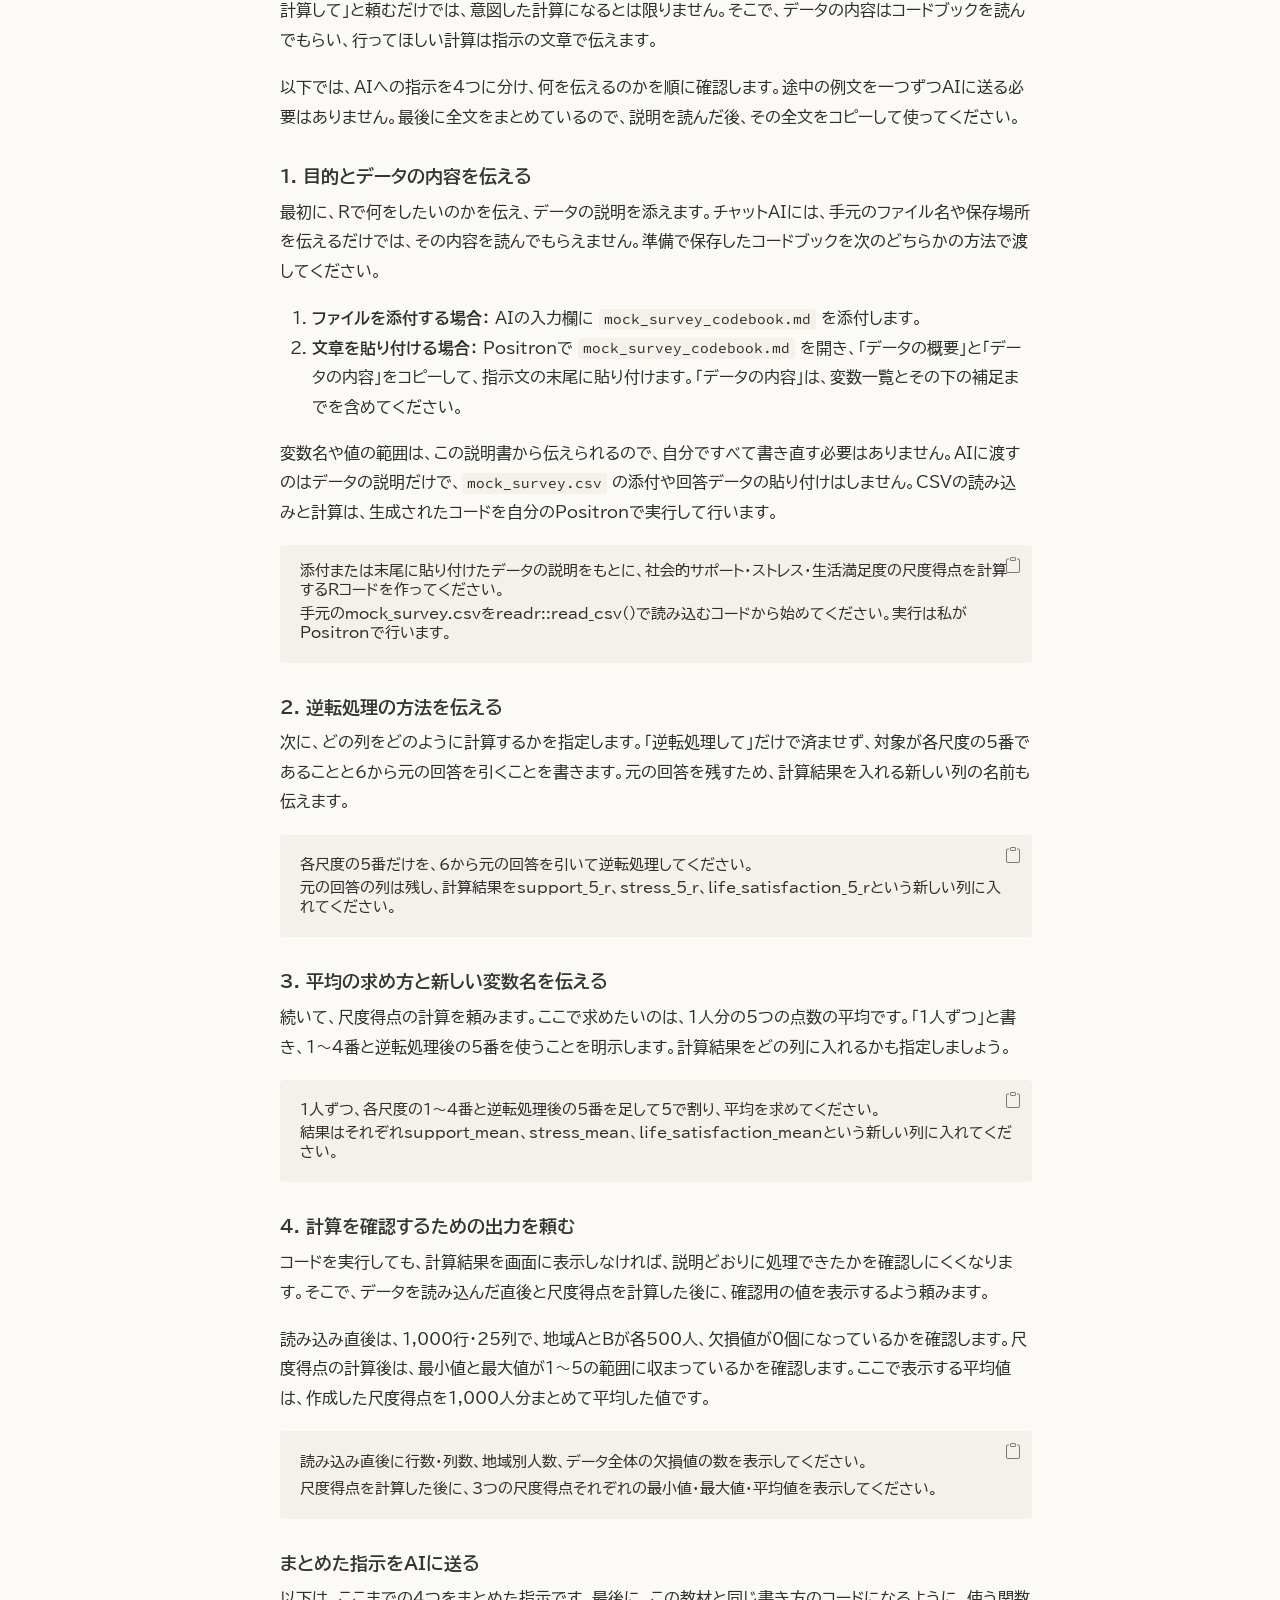
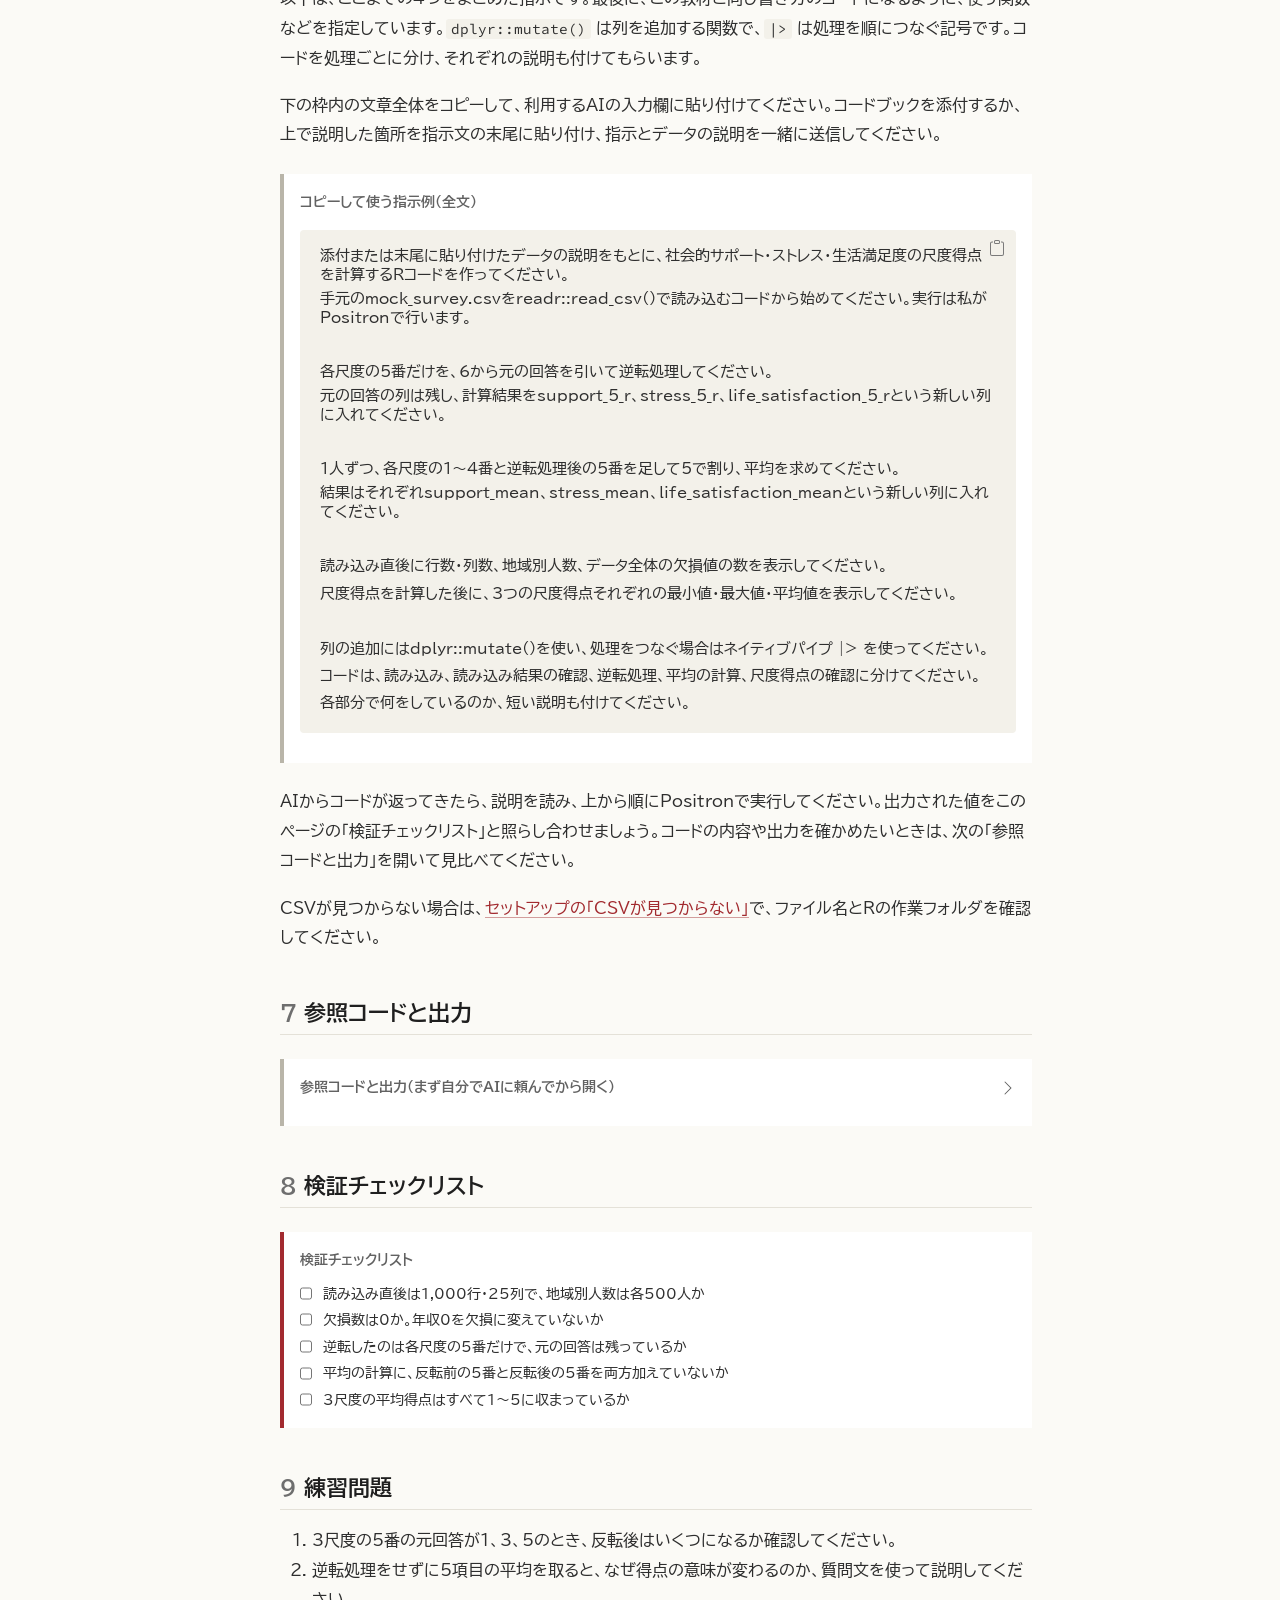
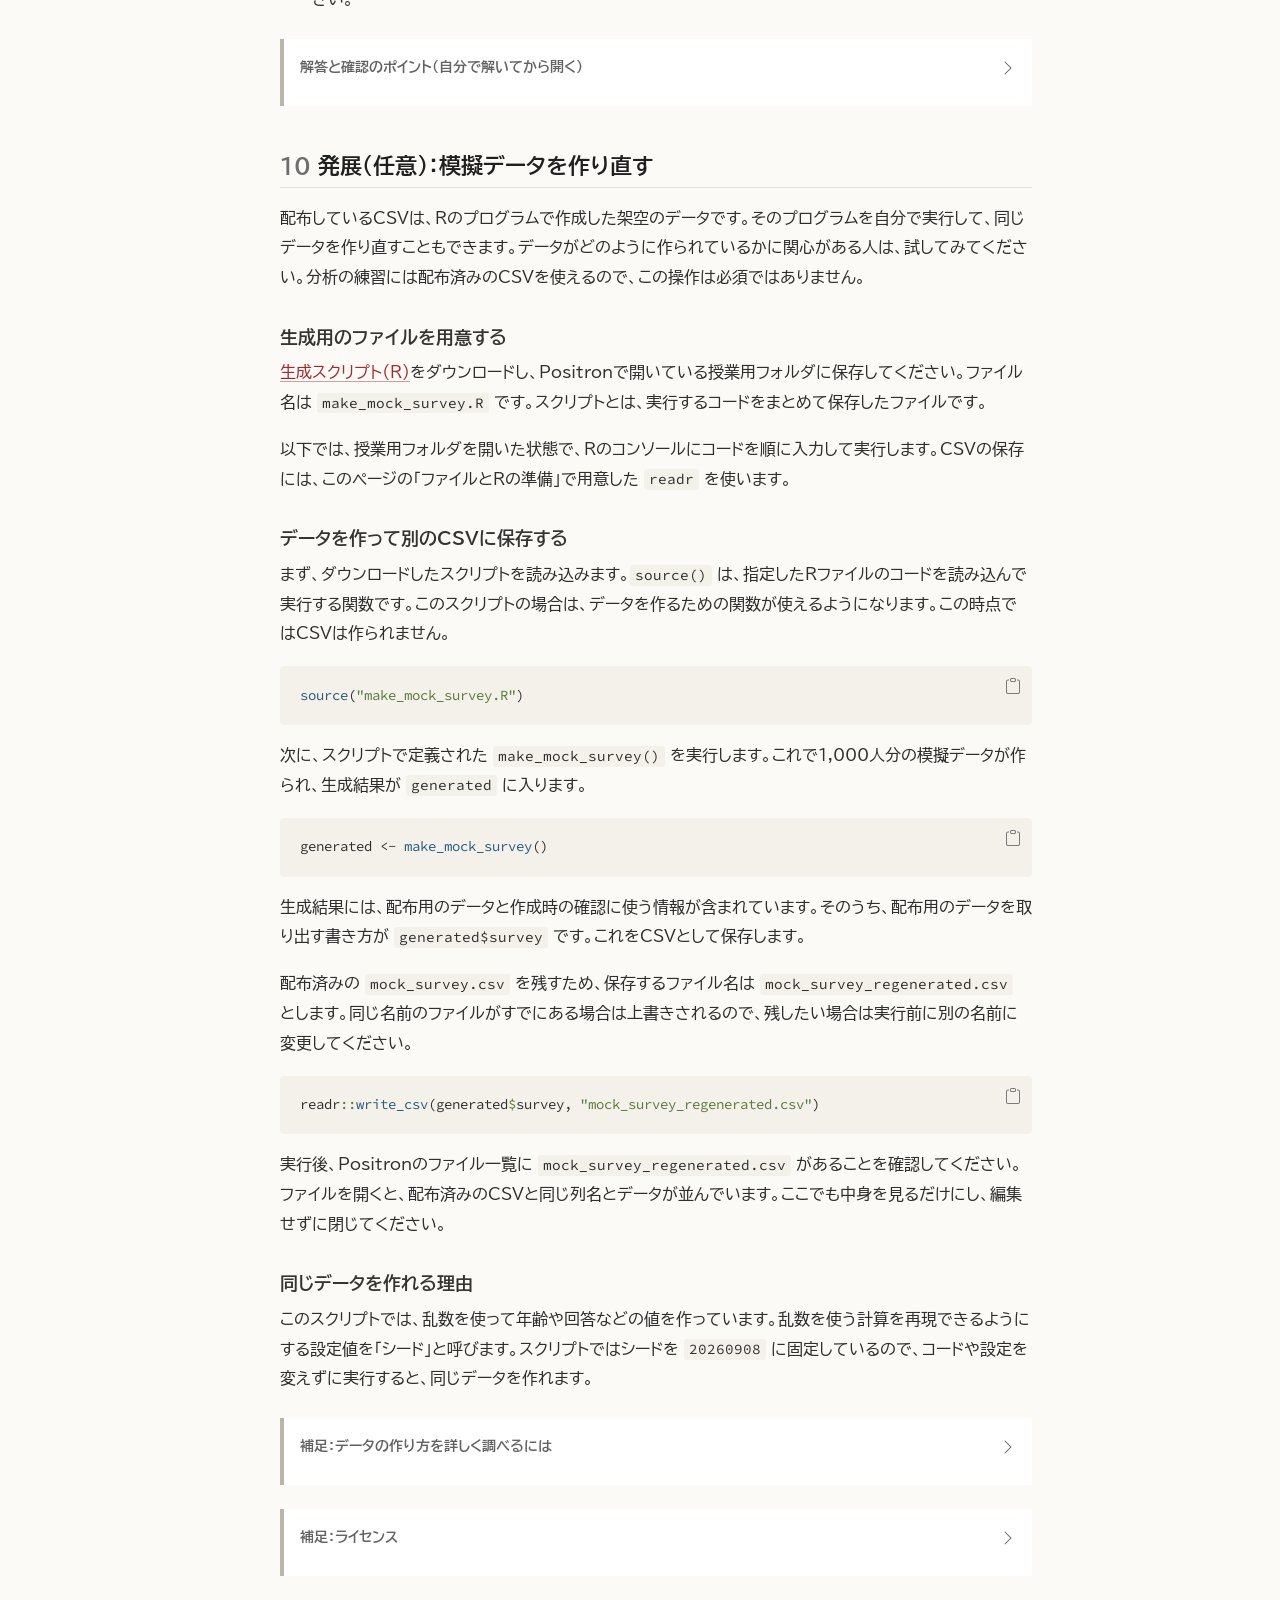
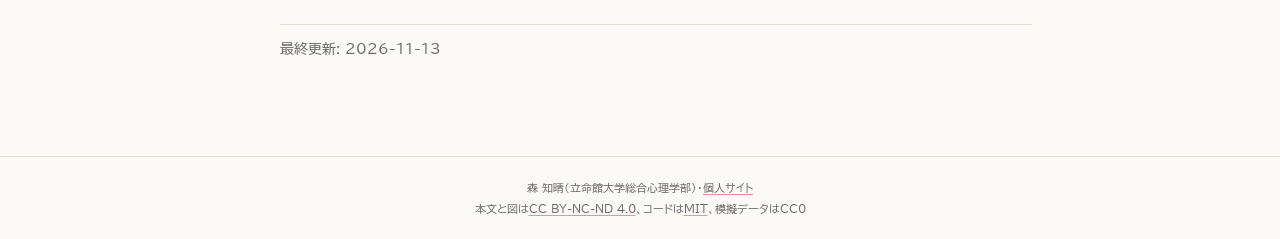
<file: data/mock-survey.html>
<!DOCTYPE html>
<html xmlns="http://www.w3.org/1999/xhtml" lang="ja" xml:lang="ja"><head>

<meta charset="utf-8">
<meta name="generator" content="quarto-1.10.18">

<meta name="viewport" content="width=device-width, initial-scale=1.0, user-scalable=yes">

<meta name="dcterms.date" content="2026-09-08">
<meta name="description" content="授業で使う模擬調査データの変数一覧、読み込み方、生成スクリプト">

<title>模擬調査データ – 心理学のためのデータ解析</title>
<style>
/* Default styles provided by pandoc.
** See https://pandoc.org/MANUAL.html#variables-for-html for config info.
*/
span.smallcaps{font-variant: small-caps;}
div.columns{display: flex; gap: 1.5em;}
div.column{flex: auto;}
@media screen {
div.columns{gap: min(4vw, 1.5em);}
div.column{overflow-x: auto;}
}
div.hanging-indent{margin-left: 1.5em; text-indent: -1.5em;}
ul.task-list{list-style: none;}
ul.task-list li input[type="checkbox"] {
  width: 0.8em;
  margin: 0 0.8em 0.2em -1em; /* quarto-specific, see https://github.com/quarto-dev/quarto-cli/issues/4556 */ 
  vertical-align: middle;
}
/* CSS for syntax highlighting */
html { -webkit-text-size-adjust: 100%; }
pre > code.sourceCode { white-space: pre; position: relative; }
pre > code.sourceCode > span { display: inline-block; line-height: 1.25; }
pre > code.sourceCode > span:empty { height: 1.2em; }
.sourceCode { overflow: visible; }
code.sourceCode > span { color: inherit; text-decoration: inherit; }
div.sourceCode { margin: 1em 0; }
pre.sourceCode { margin: 0; }
@media screen {
div.sourceCode { overflow: auto; }
}
@media print {
pre > code.sourceCode { white-space: pre-wrap; }
pre > code.sourceCode > span { text-indent: -5em; padding-left: 5em; }
}
pre.numberSource code
  { counter-reset: source-line 0; }
pre.numberSource code > span
  { position: relative; left: -4em; counter-increment: source-line; }
pre.numberSource code > span > a:first-child::before
  { content: counter(source-line);
    position: relative; left: -1em; text-align: right; vertical-align: baseline;
    border: none; display: inline-block;
    -webkit-touch-callout: none; -webkit-user-select: none;
    -khtml-user-select: none; -moz-user-select: none;
    -ms-user-select: none; user-select: none;
    padding: 0 4px; width: 4em;
  }
pre.numberSource { margin-left: 3em;  padding-left: 4px; }
div.sourceCode
  {   }
@media screen {
pre > code.sourceCode > span > a:first-child::before { text-decoration: underline; }
}
</style>


<script src="../site_libs/quarto-nav/quarto-nav.js"></script>
<script src="../site_libs/quarto-nav/headroom.min.js"></script>
<script src="../site_libs/clipboard/clipboard.min.js"></script>
<script src="../site_libs/quarto-search/autocomplete.umd.js"></script>
<script src="../site_libs/quarto-search/fuse.min.js"></script>
<script src="../site_libs/quarto-search/quarto-search.js"></script>
<meta name="quarto:offset" content="../">
<link href="../favicon.svg" rel="icon" type="image/svg+xml">
<script src="../site_libs/quarto-html/quarto.js" type="module"></script>
<script src="../site_libs/quarto-html/tabsets/tabsets.js" type="module"></script>
<script src="../site_libs/quarto-html/popper.min.js"></script>
<script src="../site_libs/quarto-html/tippy.umd.min.js"></script>
<script src="../site_libs/quarto-html/anchor.min.js"></script>
<link href="../site_libs/quarto-html/tippy.css" rel="stylesheet">
<link href="../site_libs/quarto-html/quarto-syntax-highlighting-c0ad7fcb90fe790ba3962a27e7177440.css" rel="stylesheet" id="quarto-text-highlighting-styles">
<script src="../site_libs/bootstrap/bootstrap.min.js"></script>
<link href="../site_libs/bootstrap/bootstrap-icons.css" rel="stylesheet">
<link href="../site_libs/bootstrap/bootstrap-b9d8540a3d4716c6b0ae876267d762bb.min.css" rel="stylesheet" append-hash="true" id="quarto-bootstrap" data-mode="light">
<script id="quarto-search-options" type="application/json">{
  "location": "navbar",
  "copy-button": false,
  "collapse-after": 3,
  "panel-placement": "end",
  "type": "overlay",
  "limit": 50,
  "keyboard-shortcut": [
    "f",
    "/",
    "s"
  ],
  "language": {
    "search-no-results-text": "一致なし",
    "search-matching-documents-text": "一致した文書",
    "search-copy-link-title": "検索へのリンクをコピー",
    "search-hide-matches-text": "追加の検索結果を非表示",
    "search-more-match-text": "追加の検索結果",
    "search-more-matches-text": "追加の検索結果",
    "search-clear-button-title": "消去",
    "search-text-placeholder": "",
    "search-detached-cancel-button-title": "取消",
    "search-submit-button-title": "検索",
    "search-label": "サーチ"
  }
}</script>
<link rel="preconnect" href="https://fonts.googleapis.com">
<link rel="preconnect" href="https://fonts.gstatic.com" crossorigin="">
<link href="https://fonts.googleapis.com/css2?family=BIZ+UDPGothic:wght@400;700&amp;family=BIZ+UDGothic:wght@400;700&amp;family=Source+Code+Pro:wght@400;600&amp;display=swap" rel="stylesheet">
<script>
  // 印刷時に、畳んである参照コードを開いた状態にする
  window.addEventListener("beforeprint", function () {
    document.querySelectorAll("details").forEach(function (d) { d.open = true; });
  });
</script>


<meta property="og:title" content="模擬調査データ – 心理学のためのデータ解析">
<meta property="og:description" content="授業で使う模擬調査データの変数一覧、読み込み方、生成スクリプト">
<meta property="og:site_name" content="心理学のためのデータ解析">
</head>

<body class="nav-sidebar docked nav-fixed quarto-light">

<div id="quarto-search-results"></div>
  <header id="quarto-header" class="headroom fixed-top">
    <nav class="navbar navbar-expand-lg " data-bs-theme="dark">
      <div class="navbar-container container-fluid">
      <div class="navbar-brand-container mx-auto">
    <a class="navbar-brand" href="../index.html">
    <span class="navbar-title">心理学のためのデータ解析</span>
    </a>
  </div>
            <div id="quarto-search" class="" title="サーチ"></div>
          <button class="navbar-toggler" type="button" data-bs-toggle="collapse" data-bs-target="#navbarCollapse" aria-controls="navbarCollapse" role="menu" aria-expanded="false" aria-label="ナビゲーションを切り替える" onclick="if (window.quartoToggleHeadroom) { window.quartoToggleHeadroom(); }">
  <span class="navbar-toggler-icon"></span>
</button>
          <div class="collapse navbar-collapse" id="navbarCollapse">
            <ul class="navbar-nav navbar-nav-scroll me-auto">
  <li class="nav-item">
    <a class="nav-link" href="../courses/undergraduate-schedule.html"> 
<span class="menu-text">学部の日程</span></a>
  </li>  
  <li class="nav-item">
    <a class="nav-link" href="../courses/graduate-schedule.html"> 
<span class="menu-text">大学院の日程</span></a>
  </li>  
</ul>
            <ul class="navbar-nav navbar-nav-scroll ms-auto">
  <li class="nav-item compact">
    <a class="nav-link" href="https://github.com/tomoecon/psych-data-analysis"> <i class="bi bi-github" role="img" aria-label="GitHub">
</i> 
<span class="menu-text"></span></a>
  </li>  
</ul>
          </div> <!-- /navcollapse -->
            <div class="quarto-navbar-tools">
</div>
      </div> <!-- /container-fluid -->
    </nav>
  <nav class="quarto-secondary-nav">
    <div class="container-fluid d-flex">
      <button type="button" class="quarto-btn-toggle btn" data-bs-toggle="collapse" role="button" data-bs-target=".quarto-sidebar-collapse-item" aria-controls="quarto-sidebar" aria-expanded="false" aria-label="サイドバーを切り替える" onclick="if (window.quartoToggleHeadroom) { window.quartoToggleHeadroom(); }">
        <i class="bi bi-layout-text-sidebar-reverse"></i>
      </button>
        <nav class="quarto-page-breadcrumbs" aria-label="breadcrumb"><ol class="breadcrumb"><li class="breadcrumb-item"><a href="../data/mock-survey.html">データ</a></li><li class="breadcrumb-item"><a href="../data/mock-survey.html">模擬調査データ</a></li></ol></nav>
        <a class="flex-grow-1" role="navigation" data-bs-toggle="collapse" data-bs-target=".quarto-sidebar-collapse-item" aria-controls="quarto-sidebar" aria-expanded="false" aria-label="サイドバーを切り替える" onclick="if (window.quartoToggleHeadroom) { window.quartoToggleHeadroom(); }">      
        </a>
    </div>
  </nav>
</header>
<!-- content -->
<div id="quarto-content" class="quarto-container page-columns page-rows-contents page-layout-article page-navbar">
<!-- sidebar -->
  <nav id="quarto-sidebar" class="sidebar collapse collapse-horizontal quarto-sidebar-collapse-item sidebar-navigation docked overflow-auto">
    <div class="sidebar-menu-container"> 
    <ul class="list-unstyled mt-1">
        <li class="sidebar-item">
  <div class="sidebar-item-container"> 
  <a href="../index.html" class="sidebar-item-text sidebar-link">
 <span class="menu-text">はじめに</span></a>
  </div>
</li>
        <li class="sidebar-item sidebar-item-section">
      <div class="sidebar-item-container"> 
            <a class="sidebar-item-text sidebar-link text-start" data-bs-toggle="collapse" data-bs-target="#quarto-sidebar-section-1" role="navigation" aria-expanded="true">
 <span class="menu-text">RとAIの使い方</span></a>
          <a class="sidebar-item-toggle text-start" data-bs-toggle="collapse" data-bs-target="#quarto-sidebar-section-1" role="navigation" aria-expanded="true" aria-label="セクションを切り替え">
            <i class="bi bi-chevron-right ms-2"></i>
          </a> 
      </div>
      <ul id="quarto-sidebar-section-1" class="collapse list-unstyled sidebar-section depth1 show">  
          <li class="sidebar-item">
  <div class="sidebar-item-container"> 
  <a href="../start/positron-setup.html" class="sidebar-item-text sidebar-link">
 <span class="menu-text">RとPositronのセットアップ</span></a>
  </div>
</li>
          <li class="sidebar-item">
  <div class="sidebar-item-container"> 
  <a href="../start/generative-ai.html" class="sidebar-item-text sidebar-link">
 <span class="menu-text">生成AIと統計プログラミング</span></a>
  </div>
</li>
          <li class="sidebar-item">
  <div class="sidebar-item-container"> 
  <a href="../start/data-preprocessing.html" class="sidebar-item-text sidebar-link">
 <span class="menu-text">データの前処理</span></a>
  </div>
</li>
      </ul>
  </li>
        <li class="sidebar-item sidebar-item-section">
      <div class="sidebar-item-container"> 
            <a class="sidebar-item-text sidebar-link text-start" data-bs-toggle="collapse" data-bs-target="#quarto-sidebar-section-2" role="navigation" aria-expanded="true">
 <span class="menu-text">回帰分析</span></a>
          <a class="sidebar-item-toggle text-start" data-bs-toggle="collapse" data-bs-target="#quarto-sidebar-section-2" role="navigation" aria-expanded="true" aria-label="セクションを切り替え">
            <i class="bi bi-chevron-right ms-2"></i>
          </a> 
      </div>
      <ul id="quarto-sidebar-section-2" class="collapse list-unstyled sidebar-section depth1 show">  
          <li class="sidebar-item">
  <div class="sidebar-item-container"> 
  <a href="../regression/simple-regression.html" class="sidebar-item-text sidebar-link">
 <span class="menu-text">単回帰モデル</span></a>
  </div>
</li>
          <li class="sidebar-item">
  <div class="sidebar-item-container"> 
  <a href="../regression/log-transform.html" class="sidebar-item-text sidebar-link">
 <span class="menu-text">対数変換</span></a>
  </div>
</li>
          <li class="sidebar-item">
  <div class="sidebar-item-container"> 
  <a href="../regression/polynomial-regression.html" class="sidebar-item-text sidebar-link">
 <span class="menu-text">多項式回帰</span></a>
  </div>
</li>
      </ul>
  </li>
        <li class="sidebar-item sidebar-item-section">
      <div class="sidebar-item-container"> 
            <a class="sidebar-item-text sidebar-link text-start" data-bs-toggle="collapse" data-bs-target="#quarto-sidebar-section-3" role="navigation" aria-expanded="true">
 <span class="menu-text">一般化線形モデル</span></a>
          <a class="sidebar-item-toggle text-start" data-bs-toggle="collapse" data-bs-target="#quarto-sidebar-section-3" role="navigation" aria-expanded="true" aria-label="セクションを切り替え">
            <i class="bi bi-chevron-right ms-2"></i>
          </a> 
      </div>
      <ul id="quarto-sidebar-section-3" class="collapse list-unstyled sidebar-section depth1 show">  
          <li class="sidebar-item">
  <div class="sidebar-item-container"> 
  <a href="../glm/logistic-regression.html" class="sidebar-item-text sidebar-link">
 <span class="menu-text">ロジスティック回帰</span></a>
  </div>
</li>
          <li class="sidebar-item">
  <div class="sidebar-item-container"> 
  <a href="../glm/multinomial-logistic.html" class="sidebar-item-text sidebar-link">
 <span class="menu-text">多項ロジスティック回帰</span></a>
  </div>
</li>
      </ul>
  </li>
        <li class="sidebar-item sidebar-item-section">
      <div class="sidebar-item-container"> 
            <a class="sidebar-item-text sidebar-link text-start" data-bs-toggle="collapse" data-bs-target="#quarto-sidebar-section-4" role="navigation" aria-expanded="true">
 <span class="menu-text">因子分析</span></a>
          <a class="sidebar-item-toggle text-start" data-bs-toggle="collapse" data-bs-target="#quarto-sidebar-section-4" role="navigation" aria-expanded="true" aria-label="セクションを切り替え">
            <i class="bi bi-chevron-right ms-2"></i>
          </a> 
      </div>
      <ul id="quarto-sidebar-section-4" class="collapse list-unstyled sidebar-section depth1 show">  
          <li class="sidebar-item">
  <div class="sidebar-item-container"> 
  <a href="../factor-analysis/factor-analysis-basics.html" class="sidebar-item-text sidebar-link">
 <span class="menu-text">因子分析の基礎</span></a>
  </div>
</li>
      </ul>
  </li>
        <li class="sidebar-item sidebar-item-section">
      <div class="sidebar-item-container"> 
            <a class="sidebar-item-text sidebar-link text-start" data-bs-toggle="collapse" data-bs-target="#quarto-sidebar-section-5" role="navigation" aria-expanded="true">
 <span class="menu-text">構造方程式モデリング</span></a>
          <a class="sidebar-item-toggle text-start" data-bs-toggle="collapse" data-bs-target="#quarto-sidebar-section-5" role="navigation" aria-expanded="true" aria-label="セクションを切り替え">
            <i class="bi bi-chevron-right ms-2"></i>
          </a> 
      </div>
      <ul id="quarto-sidebar-section-5" class="collapse list-unstyled sidebar-section depth1 show">  
      </ul>
  </li>
        <li class="sidebar-item sidebar-item-section">
      <div class="sidebar-item-container"> 
            <a class="sidebar-item-text sidebar-link text-start" data-bs-toggle="collapse" data-bs-target="#quarto-sidebar-section-6" role="navigation" aria-expanded="true">
 <span class="menu-text">発展</span></a>
          <a class="sidebar-item-toggle text-start" data-bs-toggle="collapse" data-bs-target="#quarto-sidebar-section-6" role="navigation" aria-expanded="true" aria-label="セクションを切り替え">
            <i class="bi bi-chevron-right ms-2"></i>
          </a> 
      </div>
      <ul id="quarto-sidebar-section-6" class="collapse list-unstyled sidebar-section depth1 show">  
      </ul>
  </li>
        <li class="sidebar-item sidebar-item-section">
      <div class="sidebar-item-container"> 
            <a class="sidebar-item-text sidebar-link text-start" data-bs-toggle="collapse" data-bs-target="#quarto-sidebar-section-7" role="navigation" aria-expanded="true">
 <span class="menu-text">データ</span></a>
          <a class="sidebar-item-toggle text-start" data-bs-toggle="collapse" data-bs-target="#quarto-sidebar-section-7" role="navigation" aria-expanded="true" aria-label="セクションを切り替え">
            <i class="bi bi-chevron-right ms-2"></i>
          </a> 
      </div>
      <ul id="quarto-sidebar-section-7" class="collapse list-unstyled sidebar-section depth1 show">  
          <li class="sidebar-item">
  <div class="sidebar-item-container"> 
  <a href="../data/mock-survey.html" class="sidebar-item-text sidebar-link active">
 <span class="menu-text">模擬調査データ</span></a>
  </div>
</li>
      </ul>
  </li>
    </ul>
    </div>
</nav>
<div id="quarto-sidebar-glass" class="quarto-sidebar-collapse-item" data-bs-toggle="collapse" data-bs-target=".quarto-sidebar-collapse-item"></div>
<!-- margin-sidebar -->
    <div id="quarto-margin-sidebar" class="sidebar margin-sidebar">
        <nav id="TOC" role="doc-toc" class="toc-active" data-toc-expanded="99">
    <h2 id="toc-title">このページの内容</h2>
   
  <ul class="collapse">
  <li><a href="#sec-purpose" id="toc-sec-purpose" class="nav-link active" data-scroll-target="#sec-purpose"><span class="header-section-number">1</span> 目的</a></li>
  <li><a href="#sec-setup" id="toc-sec-setup" class="nav-link" data-scroll-target="#sec-setup"><span class="header-section-number">2</span> ファイルとRの準備</a></li>
  <li><a href="#sec-contents" id="toc-sec-contents" class="nav-link" data-scroll-target="#sec-contents"><span class="header-section-number">3</span> データの内容</a></li>
  <li><a href="#sec-items" id="toc-sec-items" class="nav-link" data-scroll-target="#sec-items"><span class="header-section-number">4</span> 質問項目と回答の読み方</a></li>
  <li><a href="#sec-scoring" id="toc-sec-scoring" class="nav-link" data-scroll-target="#sec-scoring"><span class="header-section-number">5</span> 得点の計算方法</a></li>
  <li><a href="#sec-prompt" id="toc-sec-prompt" class="nav-link" data-scroll-target="#sec-prompt"><span class="header-section-number">6</span> AIへの指示例</a></li>
  <li><a href="#sec-reference" id="toc-sec-reference" class="nav-link" data-scroll-target="#sec-reference"><span class="header-section-number">7</span> 参照コードと出力</a></li>
  <li><a href="#sec-checks" id="toc-sec-checks" class="nav-link" data-scroll-target="#sec-checks"><span class="header-section-number">8</span> 検証チェックリスト</a></li>
  <li><a href="#sec-exercises" id="toc-sec-exercises" class="nav-link" data-scroll-target="#sec-exercises"><span class="header-section-number">9</span> 練習問題</a></li>
  <li><a href="#sec-advanced" id="toc-sec-advanced" class="nav-link" data-scroll-target="#sec-advanced"><span class="header-section-number">10</span> 発展（任意）：模擬データを作り直す</a></li>
  </ul>
</nav>
    </div>
<!-- main -->
<main class="content" id="quarto-document-content">

<header id="title-block-header" class="quarto-title-block default"><nav class="quarto-page-breadcrumbs quarto-title-breadcrumbs d-none d-lg-block" aria-label="breadcrumb"><ol class="breadcrumb"><li class="breadcrumb-item"><a href="../data/mock-survey.html">データ</a></li><li class="breadcrumb-item"><a href="../data/mock-survey.html">模擬調査データ</a></li></ol></nav>
<div class="quarto-title">
<h1 class="title">模擬調査データ</h1>
</div>

<div>
  <div class="description">
    授業で使う模擬調査データの変数一覧、読み込み方、生成スクリプト
  </div>
</div>


<div class="quarto-title-meta">

    
    <div>
    <div class="quarto-title-meta-heading">公開</div>
    <div class="quarto-title-meta-contents">
      <p class="date">2026-09-08</p>
    </div>
  </div>
  
    <div>
    <div class="quarto-title-meta-heading">最終更新</div>
    <div class="quarto-title-meta-contents">
      <p class="date-modified">2026-11-13</p>
    </div>
  </div>
    
  </div>
  


</header>


<section id="sec-purpose" class="level2" data-number="1">
<h2 data-number="1" class="anchored" data-anchor-id="sec-purpose"><span class="header-section-number">1</span> 目的</h2>
<p>この授業では、成人1,000人が生活や仕事についてのアンケートに答えたと想定した架空のデータを使います。年齢や年収のほか、周囲の人に頼れると感じているか（社会的サポート）、ストレスをどの程度感じているか（ストレス）、生活に満足しているか（生活満足度）についての回答が入っています。</p>
<p>このページでは、質問の内容と回答の読み方を確認し、データをRに読み込みます。その後、複数の質問への回答をまとめて、ストレスや生活満足度などを表す点数を計算します。このデータは、授業で扱うさまざまな分析の練習に共通して使います。</p>
</section>
<section id="sec-setup" class="level2" data-number="2">
<h2 data-number="2" class="anchored" data-anchor-id="sec-setup"><span class="header-section-number">2</span> ファイルとRの準備</h2>
<p>まず、練習用のデータを手元に用意しましょう。RとPositronのインストールがまだの場合は、先に「<a href="../start/positron-setup.html">RとPositronのセットアップ</a>」を進めてください。フォルダの開き方とコードの実行方法も、そちらで説明します。</p>
<section id="データを保存して中身を確認する" class="level3">
<h3 class="anchored" data-anchor-id="データを保存して中身を確認する">データを保存して中身を確認する</h3>
<p>まず、<a href="mock_survey.csv" download="mock_survey.csv">模擬調査データ（CSV）</a>をダウンロードし、Positronで開いている授業用フォルダに保存してください。ファイル名は <code>mock_survey.csv</code> です。セットアップで保存したCSVがこのフォルダにあれば、そのファイルを使えます。</p>
<p>続いて、<a href="mock_survey_codebook.md" download="mock_survey_codebook.md">コードブック（データの説明書・Markdown）</a>もダウンロードし、CSVと同じ授業用フォルダに保存してください。ファイル名は <code>mock_survey_codebook.md</code> です。</p>
<p>この説明書には、CSVに入っている変数の意味、質問文、得点の計算方法をまとめています。保存したファイルは、Positronのファイル一覧でクリックして開けます。Markdown（拡張子 <code>.md</code>）は、見出しや表などを書けるテキスト形式です。</p>
<p>分析中に変数の意味が分からなくなったら、この説明書を参照してください。このページではAIにコードの作成を頼むときにも、この説明書を添付するか、必要な説明をコピーして指示に添えます。CSVのデータそのものはAIに渡しません。</p>
<p>CSVとは、値をカンマで区切って表のデータを保存するファイル形式です。例えば、年齢と年収を記録した表は、CSVでは次のように書かれています。</p>
<pre class="text"><code>age,income
25,300
40,500</code></pre>
<p>最初の行は列の名前で、<code>age</code> は年齢、<code>income</code> は年収を表します。その下の各行が1人分のデータです。この例では、25歳で年収300万円の人と40歳で年収500万円の人が記録されています。</p>
<p>ダウンロードしたファイルも開いてみましょう。Positronのファイル一覧で <code>mock_survey.csv</code> をクリックしてください。上の例と同じように、列の名前と、カンマで区切られた値が並んでいます。今回は列が多いので、すべてを読む必要はありません。最初の行に <code>id</code>、<code>region</code>、<code>age</code> などの名前があることを確認してください。</p>
<p>ここでは中身を見るだけにして、文字を入力したり、削除したりしないでください。誤って変更した場合は、ファイルのタブを閉じ、変更を保存しないでください。</p>
<p>このデータには1,000人分の架空の回答が入っています。最初の列名の行を除き、1行が1人に対応します。各列の意味は下の「<a href="#variables">変数一覧</a>」で確認します。</p>
</section>
<section id="必要なパッケージを用意する" class="level3">
<h3 class="anchored" data-anchor-id="必要なパッケージを用意する">必要なパッケージを用意する</h3>
<p>Rのパッケージとは、使える関数を追加するためのものです。このページでは、データの読み込みに <code>readr</code>、新しい変数の作成に <code>dplyr</code> を使います。セットアップで <code>tidyverse</code> をインストール済みなら、この2つも含まれているため、追加のインストールは不要です。</p>
<p>まだインストールしていない場合は、次のコードを一度実行してください。</p>
<div class="cell">
<div class="code-copy-outer-scaffold"><div class="sourceCode cell-code" id="cb2"><pre class="sourceCode r code-with-copy"><code class="sourceCode r"><span id="cb2-1"><a href="#cb2-1" aria-hidden="true" tabindex="-1"></a><span class="co"># CSVの読み込みと、元の列を残した得点計算に使います。</span></span>
<span id="cb2-2"><a href="#cb2-2" aria-hidden="true" tabindex="-1"></a><span class="fu">install.packages</span>(<span class="fu">c</span>(<span class="st">"readr"</span>, <span class="st">"dplyr"</span>))</span></code></pre></div><button title="コピー" class="code-copy-button"><i class="bi"></i></button></div>
</div>
<p>これで準備は完了です。データをRに読み込む前に、どのような情報が入っているかを確認しましょう。</p>
</section>
</section>
<section id="sec-contents" class="level2" data-number="3">
<h2 data-number="3" class="anchored" data-anchor-id="sec-contents"><span class="header-section-number">3</span> データの内容</h2>
<section id="variables" class="level3">
<h3 class="anchored" data-anchor-id="variables">変数一覧</h3>
<p>データの各列には、年齢や年収などの情報が入っています。分析で扱うこうした情報を「変数」と呼びます。下の表では、CSVの列名を「変数名」、その意味を「内容」、記録されている数字や文字の意味を「値・単位」にまとめています。例えば、<code>income</code> の値が300なら、その人の年収は300万円という意味です。</p>
<p>すべての変数名を覚える必要はありません。分析で使う列が出てきたときに、この表で意味を確認してください。なお、このデータには未回答などによる値の抜け（欠損値）はありません。</p>
<table class="caption-top table">
<thead>
<tr class="header">
<th>変数名</th>
<th>内容</th>
<th>値・単位</th>
</tr>
</thead>
<tbody>
<tr class="odd">
<td><code>id</code></td>
<td>架空の回答者を区別する番号</td>
<td>1〜1,000。1人に1つずつ割り当て、同じ番号の人はいません</td>
</tr>
<tr class="even">
<td><code>region</code></td>
<td>架空の地域</td>
<td><code>A</code> / <code>B</code>。各500人</td>
</tr>
<tr class="odd">
<td><code>age</code></td>
<td>年齢</td>
<td>20〜79歳、1歳刻み</td>
</tr>
<tr class="even">
<td><code>education_years</code></td>
<td>修了した課程までの教育年数</td>
<td>9年（中学校）/ 12年（高校）/ 14年（短大などの2年課程）/ 16年（4年制大学）/ 18年（修士課程）</td>
</tr>
<tr class="odd">
<td><code>income</code></td>
<td>個人の年収</td>
<td>万円単位で、0以上の整数。0は年収がないことを表し、未回答ではありません</td>
</tr>
<tr class="even">
<td><code>gender</code></td>
<td>性別</td>
<td><code>female</code>（女性）/ <code>male</code>（男性）/ <code>other</code>（その他）</td>
</tr>
<tr class="odd">
<td><code>employment_status</code></td>
<td>就業区分</td>
<td><code>regular</code>（正規雇用）/ <code>nonregular</code>（非正規雇用）/ <code>self_employed</code>（自営業等）/ <code>not_employed</code>（非就業）</td>
</tr>
<tr class="even">
<td><code>marital_status</code></td>
<td>婚姻状況</td>
<td><code>never_married</code>（未婚）/ <code>married</code>（既婚）/ <code>divorced</code>（離別）/ <code>widowed</code>（死別）</td>
</tr>
<tr class="odd">
<td><code>household_size</code></td>
<td>本人を含む世帯人数</td>
<td>1〜6人</td>
</tr>
<tr class="even">
<td><code>weekly_work_hours</code></td>
<td>週労働時間</td>
<td>0〜70時間、1時間刻み</td>
</tr>
<tr class="odd">
<td><code>support_1</code>〜<code>support_5</code></td>
<td>社会的サポートについての5つの質問への回答</td>
<td>各質問に1〜5で回答。数字の意味は下の「<a href="#response-options">回答の選択肢</a>」を参照</td>
</tr>
<tr class="even">
<td><code>stress_1</code>〜<code>stress_5</code></td>
<td>ストレスについての5つの質問への回答</td>
<td>同上</td>
</tr>
<tr class="odd">
<td><code>life_satisfaction_1</code>〜<code>life_satisfaction_5</code></td>
<td>生活満足度についての5つの質問への回答</td>
<td>同上</td>
</tr>
</tbody>
</table>
<p>表の最後の3行は、それぞれ5列分をまとめて書いています。例えば、<code>support_1</code>〜<code>support_5</code> は、<code>support_1</code>、<code>support_2</code>、<code>support_3</code>、<code>support_4</code>、<code>support_5</code> の5列です。これらを含めて、CSVには全部で25列あります。</p>
<div class="callout callout-style-simple callout-note no-icon callout-titled" title="補足：架空のデータを作る際の設定">
<div class="callout-header d-flex align-content-center collapsed" data-bs-toggle="collapse" data-bs-target=".callout-1-contents" aria-controls="callout-1" aria-expanded="false" aria-label="Toggle callout">
<div class="callout-icon-container">
<i class="callout-icon no-icon"></i>
</div>
<div class="callout-title-container flex-fill">
<span class="screen-reader-only">ノート</span>補足：架空のデータを作る際の設定
</div>
<div class="callout-btn-toggle d-inline-block border-0 py-1 ps-1 pe-0 float-end"><i class="callout-toggle"></i></div>
</div>
<div id="callout-1" class="callout-1-contents callout-collapse collapse">
<div class="callout-body-container callout-body">
<p>このデータは授業用に乱数から作成しており、実際の人口構成や就業率を再現するものではありません。このデータから計算した平均値も、実在する集団の平均としては使えません。分析の練習に使うため、次のように設定を簡略化しています。</p>
<ul>
<li>教育年数には留年や休学の年数を加えていません。在学中の人は、修了済みの課程までの年数としています。</li>
<li>既婚者は世帯人数を2人以上としています。現実には既婚者の単身世帯もあります。</li>
<li>非就業者の週労働時間は0時間としています。ただし、非就業でも年収がある人は含まれています。</li>
<li>若年者の就業確率が高いのは教材上の設定です。在学状況は表していません。</li>
<li>性別の「その他」は人数が少ないため、授業では性別による群比較を主な分析例には使いません。</li>
</ul>
</div>
</div>
</div>
</section>
</section>
<section id="sec-items" class="level2" data-number="4">
<h2 data-number="4" class="anchored" data-anchor-id="sec-items"><span class="header-section-number">4</span> 質問項目と回答の読み方</h2>
<section id="response-options" class="level3">
<h3 class="anchored" data-anchor-id="response-options">回答の選択肢</h3>
<p>社会的サポート、ストレス、生活満足度については、それぞれ5つ、合計15の質問を用意しています。どの質問も、自分にどの程度あてはまるかを次の5つの選択肢から選ぶ形式です。このような回答形式を「5件法」と呼びます。</p>
<p>CSVには、選択肢の文章に代えて1〜5の数字が入っています。例えば、<code>support_1</code> の値が4なら、「困ったときに相談に乗ってくれる人がいる」という質問に「ややあてはまる」と答えたことを表します。</p>
<table class="caption-top table">
<thead>
<tr class="header">
<th>CSVに入っている値</th>
<th>回答の意味</th>
</tr>
</thead>
<tbody>
<tr class="odd">
<td>1</td>
<td>まったくあてはまらない</td>
</tr>
<tr class="even">
<td>2</td>
<td>あまりあてはまらない</td>
</tr>
<tr class="odd">
<td>3</td>
<td>どちらともいえない</td>
</tr>
<tr class="even">
<td>4</td>
<td>ややあてはまる</td>
</tr>
<tr class="odd">
<td>5</td>
<td>とてもよくあてはまる</td>
</tr>
</tbody>
</table>
<p>続いて、それぞれの質問文を確認しましょう。以下の質問と回答は、分析を練習するために用意したものです。</p>
<div class="callout callout-style-simple callout-note no-icon callout-titled" title="補足：質問文について">
<div class="callout-header d-flex align-content-center collapsed" data-bs-toggle="collapse" data-bs-target=".callout-2-contents" aria-controls="callout-2" aria-expanded="false" aria-label="Toggle callout">
<div class="callout-icon-container">
<i class="callout-icon no-icon"></i>
</div>
<div class="callout-title-container flex-fill">
<span class="screen-reader-only">ノート</span>補足：質問文について
</div>
<div class="callout-btn-toggle d-inline-block border-0 py-1 ps-1 pe-0 float-end"><i class="callout-toggle"></i></div>
</div>
<div id="callout-2" class="callout-2-contents callout-collapse collapse">
<div class="callout-body-container callout-body">
<p>質問文は授業用に作成しました。社会的サポートやストレス、生活満足度を適切に測れるかどうかは検証していません。実際の研究で使う尺度として紹介しているものではありません。計算した得点を診断の基準として使うこともできません。</p>
</div>
</div>
</div>
</section>
<section id="社会的サポート" class="level3">
<h3 class="anchored" data-anchor-id="社会的サポート">社会的サポート</h3>
<p>必要なときに頼れる人がいると思えるかを尋ねます。</p>
<table class="caption-top table">
<thead>
<tr class="header">
<th>変数名</th>
<th>質問文</th>
</tr>
</thead>
<tbody>
<tr class="odd">
<td><code>support_1</code></td>
<td>困ったときに相談に乗ってくれる人がいる。</td>
</tr>
<tr class="even">
<td><code>support_2</code></td>
<td>つらいときに気持ちを受け止めてくれる人がいる。</td>
</tr>
<tr class="odd">
<td><code>support_3</code></td>
<td>必要なときに助けを頼める人がいる。</td>
</tr>
<tr class="even">
<td><code>support_4</code></td>
<td>私のことを気にかけてくれる人がいる。</td>
</tr>
<tr class="odd">
<td><code>support_5</code></td>
<td>悩みがあっても、頼れる人がいない。</td>
</tr>
</tbody>
</table>
</section>
<section id="ストレス" class="level3">
<h3 class="anchored" data-anchor-id="ストレス">ストレス</h3>
<p>ここ1か月の状態を振り返って回答します。</p>
<table class="caption-top table">
<thead>
<tr class="header">
<th>変数名</th>
<th>質問文</th>
</tr>
</thead>
<tbody>
<tr class="odd">
<td><code>stress_1</code></td>
<td>やるべきことに追われていると感じる。</td>
</tr>
<tr class="even">
<td><code>stress_2</code></td>
<td>日々の生活で、気が張りつめている。</td>
</tr>
<tr class="odd">
<td><code>stress_3</code></td>
<td>小さなことでも、いら立ちを感じる。</td>
</tr>
<tr class="even">
<td><code>stress_4</code></td>
<td>気がかりなことが頭から離れない。</td>
</tr>
<tr class="odd">
<td><code>stress_5</code></td>
<td>気持ちに余裕を持って過ごせている。</td>
</tr>
</tbody>
</table>
</section>
<section id="生活満足度" class="level3">
<h3 class="anchored" data-anchor-id="生活満足度">生活満足度</h3>
<p>現在の生活全体への満足を尋ねます。</p>
<table class="caption-top table">
<colgroup>
<col style="width: 50%">
<col style="width: 50%">
</colgroup>
<thead>
<tr class="header">
<th>変数名</th>
<th>質問文</th>
</tr>
</thead>
<tbody>
<tr class="odd">
<td><code>life_satisfaction_1</code></td>
<td>今の生活に満足している。</td>
</tr>
<tr class="even">
<td><code>life_satisfaction_2</code></td>
<td>今の暮らしは、自分の望む生活に近い。</td>
</tr>
<tr class="odd">
<td><code>life_satisfaction_3</code></td>
<td>生活を全体として見れば、うまくいっていると感じる。</td>
</tr>
<tr class="even">
<td><code>life_satisfaction_4</code></td>
<td>今の暮らしには、満足できることが多い。</td>
</tr>
<tr class="odd">
<td><code>life_satisfaction_5</code></td>
<td>今の生活には、不満が多い。</td>
</tr>
</tbody>
</table>
</section>
</section>
<section id="sec-scoring" class="level2" data-number="5">
<h2 data-number="5" class="anchored" data-anchor-id="sec-scoring"><span class="header-section-number">5</span> 得点の計算方法</h2>
<p>ここでは計算の考え方を確認します。1,000人分を手作業で計算する必要はありません。実際の計算は、次の「AIへの指示例」でAIにRのコードを作ってもらい、そのコードをPositronで実行して行います。まずは、Rにどのような計算をさせるのかを理解しましょう。</p>
<p>社会的サポートについては、頼れる人がいると感じている程度を5つの質問への回答から1つの点数にまとめます。ストレスと生活満足度も、それぞれの5つの回答をまとめます。このように、複数の質問への回答をまとめて求める点数を「尺度得点」と呼びます。</p>
<p>このデータでは、1人ずつ尺度ごとに5つの回答の平均を求めます。ただし、そのまま平均を求める前に、5番の回答だけを計算用の点数に置き換える必要があります。社会的サポートを例に、その理由と計算方法を確認しましょう。</p>
<section id="番の回答を計算用の点数に置き換える" class="level3">
<h3 class="anchored" data-anchor-id="番の回答を計算用の点数に置き換える">5番の回答を計算用の点数に置き換える</h3>
<p>社会的サポートの1〜4番は、頼れる人がいるかを尋ねています。例えば、1番の「困ったときに相談に乗ってくれる人がいる」に5（とてもよくあてはまる）と答えた人は、頼れる人がいると感じています。</p>
<p>一方、5番は「悩みがあっても、頼れる人がいない」です。この質問に5と答えた人は、頼れる人がいないと感じています。同じ5という回答でも、1〜4番とは意味の向きが逆になっています。このような質問を「逆転項目」と呼びます。</p>
<div class="callout callout-style-simple callout-note no-icon callout-titled" title="補足：なぜ逆転項目を設けるのか">
<div class="callout-header d-flex align-content-center collapsed" data-bs-toggle="collapse" data-bs-target=".callout-3-contents" aria-controls="callout-3" aria-expanded="false" aria-label="Toggle callout">
<div class="callout-icon-container">
<i class="callout-icon no-icon"></i>
</div>
<div class="callout-title-container flex-fill">
<span class="screen-reader-only">ノート</span>補足：なぜ逆転項目を設けるのか
</div>
<div class="callout-btn-toggle d-inline-block border-0 py-1 ps-1 pe-0 float-end"><i class="callout-toggle"></i></div>
</div>
<div id="callout-3" class="callout-3-contents callout-collapse collapse">
<div class="callout-body-container callout-body">
<p>アンケートでは、質問の内容にかかわらず「あてはまる」を選びやすい人がいます。すべての質問を同じ向きで尋ねると、その人が本当に頼れる人がいると感じているのか、単に「あてはまる」を選びやすいのかを区別しにくくなります。</p>
<p>こうした回答の偏りの影響を抑える目的で、「頼れる人がいる」と「頼れる人がいない」のように、逆向きの質問を組み合わせることがあります。ただし、逆転項目を入れれば必ず偏りを防げるわけではありません。質問の読み違いや混乱を招く場合もあります（<a href="https://journals.plos.org/plosone/article?id=10.1371/journal.pone.0068967">van Sonderenほか, 2013</a>）。</p>
<p>この教材では、逆転処理を練習できるように、各尺度の5番に逆転項目を設けています。</p>
</div>
</div>
</div>
<p>そこで、5番の回答を次のように置き換えます。</p>
<table class="caption-top table">
<thead>
<tr class="header">
<th>元の回答</th>
<th>計算に使う点数</th>
</tr>
</thead>
<tbody>
<tr class="odd">
<td>1</td>
<td>5</td>
</tr>
<tr class="even">
<td>2</td>
<td>4</td>
</tr>
<tr class="odd">
<td>3</td>
<td>3</td>
</tr>
<tr class="even">
<td>4</td>
<td>2</td>
</tr>
<tr class="odd">
<td>5</td>
<td>1</td>
</tr>
</tbody>
</table>
<p>この置き換えは <code>6 - 元の回答</code> で計算できます。例えば、5番への回答が2（あまりあてはまらない）なら、計算に使う点数は <code>6 - 2 = 4</code> です。これで、5つとも点数が高いほど頼れる人がいると感じている方向にそろいます。この処理を「逆転処理」と呼びます。</p>
<p>ストレスと生活満足度も、このデータでは5番だけが逆転項目です。<code>support_5</code>、<code>stress_5</code>、<code>life_satisfaction_5</code> の3列に同じ処理を行い、1〜4番は元の回答をそのまま使います。</p>
</section>
<section id="人分の5つの点数から平均を求める" class="level3">
<h3 class="anchored" data-anchor-id="人分の5つの点数から平均を求める">1人分の5つの点数から平均を求める</h3>
<p>例えば、ある人の社会的サポートへの回答が、1番から順に4、3、5、4、2だったとします。5番の2を4に置き換えてから、5つの点数を足して5で割ります。</p>
<pre class="text"><code>元の回答：       4、3、5、4、2
計算に使う点数： 4、3、5、4、4
社会的サポートの得点 = (4 + 3 + 5 + 4 + 4) / 5 = 4.0</code></pre>
<p>この人の社会的サポートの尺度得点は4.0です。同じ計算を1,000人それぞれについて行います。ストレスと生活満足度についても、各尺度の1〜4番と逆転処理後の5番を足して5で割ります。</p>
</section>
<section id="計算した点数を新しい変数として追加する" class="level3">
<h3 class="anchored" data-anchor-id="計算した点数を新しい変数として追加する">計算した点数を新しい変数として追加する</h3>
<p>先ほどの例では、1人分の回答から社会的サポートの得点4.0を求めました。分析でこの得点を使うには、誰の得点がいくつなのかを元のデータの各行に対応させて記録しておく必要があります。</p>
<p>CSVに入っているのは元の回答だけなので、Rに読み込んだデータに、計算結果を入れる列を追加します。このように新しい列を作ることが「変数を追加する」という操作です。ここでは次の2段階で変数を追加します。</p>
<ol type="1">
<li><strong>逆転処理後の点数を入れる列を作る。</strong> 例えば、<code>support_5</code> の回答から <code>6 - support_5</code> を計算し、その結果を新しい列 <code>support_5_r</code> に入れます。元の回答を確認できるように、<code>support_5</code> は残します。ストレスと生活満足度も同様に、<code>stress_5_r</code> と <code>life_satisfaction_5_r</code> を追加します。末尾の <code>_r</code> は、逆転処理後の点数であることを区別するために付けています。</li>
<li><strong>5つの点数の平均を入れる列を作る。</strong> 社会的サポートなら、各行の <code>support_1</code>〜<code>support_4</code> と先ほど追加した <code>support_5_r</code> を足して5で割り、その結果を新しい列 <code>support_mean</code> に入れます。先ほどの例の人なら、この列に4.0が入ります。ストレスと生活満足度も、それぞれ同じ方法で平均を求め、新しい列に入れます。</li>
</ol>
<p>この操作で、逆転処理後の点数を入れる3列と尺度得点を入れる3列の合計6列を追加します。計算と列の追加はRのコードで行うので、手元のCSVを直接編集する必要はありません。</p>
<p>尺度得点を入れる列の名前とその得点の読み方を下の表にまとめます。変数名の <code>mean</code> は平均という意味です。3つの尺度得点はいずれも1〜5の範囲で、小数になることもあります。</p>
<table class="caption-top table">
<thead>
<tr class="header">
<th>尺度</th>
<th>尺度得点の変数名</th>
<th>得点が高い人ほど</th>
</tr>
</thead>
<tbody>
<tr class="odd">
<td>社会的サポート</td>
<td><code>support_mean</code></td>
<td>周囲の人に頼れると感じている</td>
</tr>
<tr class="even">
<td>ストレス</td>
<td><code>stress_mean</code></td>
<td>ストレスを強く感じている</td>
</tr>
<tr class="odd">
<td>生活満足度</td>
<td><code>life_satisfaction_mean</code></td>
<td>生活に満足している</td>
</tr>
</tbody>
</table>
</section>
</section>
<section id="sec-prompt" class="level2" data-number="6">
<h2 data-number="6" class="anchored" data-anchor-id="sec-prompt"><span class="header-section-number">6</span> AIへの指示例</h2>
<p>ここまでに確認した計算方法をAIに伝える文章にしてみましょう。AIには、その文章をもとにRのコードを作ってもらいます。計算は、生成されたコードを自分のPositronで実行して行います。</p>
<p>AIは、手元のCSVにどのような変数があり、どの回答を逆転させるかを知りません。そのため、「尺度得点を計算して」と頼むだけでは、意図した計算になるとは限りません。そこで、データの内容はコードブックを読んでもらい、行ってほしい計算は指示の文章で伝えます。</p>
<p>以下では、AIへの指示を4つに分け、何を伝えるのかを順に確認します。途中の例文を一つずつAIに送る必要はありません。最後に全文をまとめているので、説明を読んだ後、その全文をコピーして使ってください。</p>
<section id="目的とデータの内容を伝える" class="level3">
<h3 class="anchored" data-anchor-id="目的とデータの内容を伝える">1. 目的とデータの内容を伝える</h3>
<p>最初に、Rで何をしたいのかを伝え、データの説明を添えます。チャットAIには、手元のファイル名や保存場所を伝えるだけでは、その内容を読んでもらえません。準備で保存したコードブックを次のどちらかの方法で渡してください。</p>
<ol type="1">
<li><strong>ファイルを添付する場合：</strong> AIの入力欄に <code>mock_survey_codebook.md</code> を添付します。</li>
<li><strong>文章を貼り付ける場合：</strong> Positronで <code>mock_survey_codebook.md</code> を開き、「データの概要」と「データの内容」をコピーして、指示文の末尾に貼り付けます。「データの内容」は、変数一覧とその下の補足までを含めてください。</li>
</ol>
<p>変数名や値の範囲は、この説明書から伝えられるので、自分ですべて書き直す必要はありません。AIに渡すのはデータの説明だけで、<code>mock_survey.csv</code> の添付や回答データの貼り付けはしません。CSVの読み込みと計算は、生成されたコードを自分のPositronで実行して行います。</p>
<div class="code-copy-outer-scaffold"><div class="sourceCode" id="cb4"><pre class="sourceCode default prompt code-with-copy"><code class="sourceCode default"><span id="cb4-1"><a href="#cb4-1" aria-hidden="true" tabindex="-1"></a>添付または末尾に貼り付けたデータの説明をもとに、社会的サポート・ストレス・生活満足度の尺度得点を計算するRコードを作ってください。</span>
<span id="cb4-2"><a href="#cb4-2" aria-hidden="true" tabindex="-1"></a>手元のmock_survey.csvをreadr::read_csv()で読み込むコードから始めてください。実行は私がPositronで行います。</span></code></pre></div><button title="コピー" class="code-copy-button"><i class="bi"></i></button></div>
</section>
<section id="逆転処理の方法を伝える" class="level3">
<h3 class="anchored" data-anchor-id="逆転処理の方法を伝える">2. 逆転処理の方法を伝える</h3>
<p>次に、どの列をどのように計算するかを指定します。「逆転処理して」だけで済ませず、対象が各尺度の5番であることと6から元の回答を引くことを書きます。元の回答を残すため、計算結果を入れる新しい列の名前も伝えます。</p>
<div class="code-copy-outer-scaffold"><div class="sourceCode" id="cb5"><pre class="sourceCode default prompt code-with-copy"><code class="sourceCode default"><span id="cb5-1"><a href="#cb5-1" aria-hidden="true" tabindex="-1"></a>各尺度の5番だけを、6から元の回答を引いて逆転処理してください。</span>
<span id="cb5-2"><a href="#cb5-2" aria-hidden="true" tabindex="-1"></a>元の回答の列は残し、計算結果をsupport_5_r、stress_5_r、life_satisfaction_5_rという新しい列に入れてください。</span></code></pre></div><button title="コピー" class="code-copy-button"><i class="bi"></i></button></div>
</section>
<section id="平均の求め方と新しい変数名を伝える" class="level3">
<h3 class="anchored" data-anchor-id="平均の求め方と新しい変数名を伝える">3. 平均の求め方と新しい変数名を伝える</h3>
<p>続いて、尺度得点の計算を頼みます。ここで求めたいのは、1人分の5つの点数の平均です。「1人ずつ」と書き、1〜4番と逆転処理後の5番を使うことを明示します。計算結果をどの列に入れるかも指定しましょう。</p>
<div class="code-copy-outer-scaffold"><div class="sourceCode" id="cb6"><pre class="sourceCode default prompt code-with-copy"><code class="sourceCode default"><span id="cb6-1"><a href="#cb6-1" aria-hidden="true" tabindex="-1"></a>1人ずつ、各尺度の1〜4番と逆転処理後の5番を足して5で割り、平均を求めてください。</span>
<span id="cb6-2"><a href="#cb6-2" aria-hidden="true" tabindex="-1"></a>結果はそれぞれsupport_mean、stress_mean、life_satisfaction_meanという新しい列に入れてください。</span></code></pre></div><button title="コピー" class="code-copy-button"><i class="bi"></i></button></div>
</section>
<section id="計算を確認するための出力を頼む" class="level3">
<h3 class="anchored" data-anchor-id="計算を確認するための出力を頼む">4. 計算を確認するための出力を頼む</h3>
<p>コードを実行しても、計算結果を画面に表示しなければ、説明どおりに処理できたかを確認しにくくなります。そこで、データを読み込んだ直後と尺度得点を計算した後に、確認用の値を表示するよう頼みます。</p>
<p>読み込み直後は、1,000行・25列で、地域AとBが各500人、欠損値が0個になっているかを確認します。尺度得点の計算後は、最小値と最大値が1〜5の範囲に収まっているかを確認します。ここで表示する平均値は、作成した尺度得点を1,000人分まとめて平均した値です。</p>
<div class="code-copy-outer-scaffold"><div class="sourceCode" id="cb7"><pre class="sourceCode default prompt code-with-copy"><code class="sourceCode default"><span id="cb7-1"><a href="#cb7-1" aria-hidden="true" tabindex="-1"></a>読み込み直後に行数・列数、地域別人数、データ全体の欠損値の数を表示してください。</span>
<span id="cb7-2"><a href="#cb7-2" aria-hidden="true" tabindex="-1"></a>尺度得点を計算した後に、3つの尺度得点それぞれの最小値・最大値・平均値を表示してください。</span></code></pre></div><button title="コピー" class="code-copy-button"><i class="bi"></i></button></div>
</section>
<section id="まとめた指示をaiに送る" class="level3">
<h3 class="anchored" data-anchor-id="まとめた指示をaiに送る">まとめた指示をAIに送る</h3>
<p>以下は、ここまでの4つをまとめた指示です。最後に、この教材と同じ書き方のコードになるように、使う関数などを指定しています。<code>dplyr::mutate()</code> は列を追加する関数で、<code>|&gt;</code> は処理を順につなぐ記号です。コードを処理ごとに分け、それぞれの説明も付けてもらいます。</p>
<p>下の枠内の文章全体をコピーして、利用するAIの入力欄に貼り付けてください。コードブックを添付するか、上で説明した箇所を指示文の末尾に貼り付け、指示とデータの説明を一緒に送信してください。</p>
<div class="callout callout-style-simple callout-tip no-icon callout-titled" title="コピーして使う指示例（全文）">
<div class="callout-header d-flex align-content-center">
<div class="callout-icon-container">
<i class="callout-icon no-icon"></i>
</div>
<div class="callout-title-container flex-fill">
<span class="screen-reader-only">ヒント</span>コピーして使う指示例（全文）
</div>
</div>
<div class="callout-body-container callout-body">
<div class="code-copy-outer-scaffold"><div class="sourceCode" id="cb8"><pre class="sourceCode default prompt code-with-copy"><code class="sourceCode default"><span id="cb8-1"><a href="#cb8-1" aria-hidden="true" tabindex="-1"></a>添付または末尾に貼り付けたデータの説明をもとに、社会的サポート・ストレス・生活満足度の尺度得点を計算するRコードを作ってください。</span>
<span id="cb8-2"><a href="#cb8-2" aria-hidden="true" tabindex="-1"></a>手元のmock_survey.csvをreadr::read_csv()で読み込むコードから始めてください。実行は私がPositronで行います。</span>
<span id="cb8-3"><a href="#cb8-3" aria-hidden="true" tabindex="-1"></a></span>
<span id="cb8-4"><a href="#cb8-4" aria-hidden="true" tabindex="-1"></a>各尺度の5番だけを、6から元の回答を引いて逆転処理してください。</span>
<span id="cb8-5"><a href="#cb8-5" aria-hidden="true" tabindex="-1"></a>元の回答の列は残し、計算結果をsupport_5_r、stress_5_r、life_satisfaction_5_rという新しい列に入れてください。</span>
<span id="cb8-6"><a href="#cb8-6" aria-hidden="true" tabindex="-1"></a></span>
<span id="cb8-7"><a href="#cb8-7" aria-hidden="true" tabindex="-1"></a>1人ずつ、各尺度の1〜4番と逆転処理後の5番を足して5で割り、平均を求めてください。</span>
<span id="cb8-8"><a href="#cb8-8" aria-hidden="true" tabindex="-1"></a>結果はそれぞれsupport_mean、stress_mean、life_satisfaction_meanという新しい列に入れてください。</span>
<span id="cb8-9"><a href="#cb8-9" aria-hidden="true" tabindex="-1"></a></span>
<span id="cb8-10"><a href="#cb8-10" aria-hidden="true" tabindex="-1"></a>読み込み直後に行数・列数、地域別人数、データ全体の欠損値の数を表示してください。</span>
<span id="cb8-11"><a href="#cb8-11" aria-hidden="true" tabindex="-1"></a>尺度得点を計算した後に、3つの尺度得点それぞれの最小値・最大値・平均値を表示してください。</span>
<span id="cb8-12"><a href="#cb8-12" aria-hidden="true" tabindex="-1"></a></span>
<span id="cb8-13"><a href="#cb8-13" aria-hidden="true" tabindex="-1"></a>列の追加にはdplyr::mutate()を使い、処理をつなぐ場合はネイティブパイプ |&gt; を使ってください。</span>
<span id="cb8-14"><a href="#cb8-14" aria-hidden="true" tabindex="-1"></a>コードは、読み込み、読み込み結果の確認、逆転処理、平均の計算、尺度得点の確認に分けてください。</span>
<span id="cb8-15"><a href="#cb8-15" aria-hidden="true" tabindex="-1"></a>各部分で何をしているのか、短い説明も付けてください。</span></code></pre></div><button title="コピー" class="code-copy-button"><i class="bi"></i></button></div>
</div>
</div>
<p>AIからコードが返ってきたら、説明を読み、上から順にPositronで実行してください。出力された値をこのページの「検証チェックリスト」と照らし合わせましょう。コードの内容や出力を確かめたいときは、次の「参照コードと出力」を開いて見比べてください。</p>
<p>CSVが見つからない場合は、<a href="../start/positron-setup.html#csv-not-found">セットアップの「CSVが見つからない」</a>で、ファイル名とRの作業フォルダを確認してください。</p>
</section>
</section>
<section id="sec-reference" class="level2" data-number="7">
<h2 data-number="7" class="anchored" data-anchor-id="sec-reference"><span class="header-section-number">7</span> 参照コードと出力</h2>
<div class="callout callout-style-simple callout-caution no-icon callout-titled" title="参照コードと出力（まず自分でAIに頼んでから開く）">
<div class="callout-header d-flex align-content-center collapsed" data-bs-toggle="collapse" data-bs-target=".callout-5-contents" aria-controls="callout-5" aria-expanded="false" aria-label="Toggle callout">
<div class="callout-icon-container">
<i class="callout-icon no-icon"></i>
</div>
<div class="callout-title-container flex-fill">
<span class="screen-reader-only">注意</span>参照コードと出力（まず自分でAIに頼んでから開く）
</div>
<div class="callout-btn-toggle d-inline-block border-0 py-1 ps-1 pe-0 float-end"><i class="callout-toggle"></i></div>
</div>
<div id="callout-5" class="callout-5-contents callout-collapse collapse">
<div class="callout-body-container callout-body">
<p>CSVを読み込みます。</p>
<div class="cell">
<div class="code-copy-outer-scaffold"><div class="sourceCode cell-code" id="cb9"><pre class="sourceCode r code-with-copy"><code class="sourceCode r"><span id="cb9-1"><a href="#cb9-1" aria-hidden="true" tabindex="-1"></a>survey <span class="ot">&lt;-</span> readr<span class="sc">::</span><span class="fu">read_csv</span>(<span class="st">"mock_survey.csv"</span>, <span class="at">show_col_types =</span> <span class="cn">FALSE</span>)</span></code></pre></div><button title="コピー" class="code-copy-button"><i class="bi"></i></button></div>
</div>
<p>派生変数を作る前の構造を確認します。</p>
<div class="cell">
<div class="code-copy-outer-scaffold"><div class="sourceCode cell-code" id="cb10"><pre class="sourceCode r code-with-copy"><code class="sourceCode r"><span id="cb10-1"><a href="#cb10-1" aria-hidden="true" tabindex="-1"></a><span class="fu">dim</span>(survey)</span></code></pre></div><button title="コピー" class="code-copy-button"><i class="bi"></i></button></div>
<div class="cell-output cell-output-stdout">
<pre><code>[1] 1000   25</code></pre>
</div>
<div class="code-copy-outer-scaffold"><div class="sourceCode cell-code" id="cb12"><pre class="sourceCode r code-with-copy"><code class="sourceCode r"><span id="cb12-1"><a href="#cb12-1" aria-hidden="true" tabindex="-1"></a>dplyr<span class="sc">::</span><span class="fu">count</span>(survey, region)</span></code></pre></div><button title="コピー" class="code-copy-button"><i class="bi"></i></button></div>
<div class="cell-output cell-output-stdout">
<pre><code># A tibble: 2 × 2
  region     n
  &lt;chr&gt;  &lt;int&gt;
1 A        500
2 B        500</code></pre>
</div>
<div class="code-copy-outer-scaffold"><div class="sourceCode cell-code" id="cb14"><pre class="sourceCode r code-with-copy"><code class="sourceCode r"><span id="cb14-1"><a href="#cb14-1" aria-hidden="true" tabindex="-1"></a><span class="fu">sum</span>(<span class="fu">is.na</span>(survey))</span></code></pre></div><button title="コピー" class="code-copy-button"><i class="bi"></i></button></div>
<div class="cell-output cell-output-stdout">
<pre><code>[1] 0</code></pre>
</div>
</div>
<p>元の回答を残し、反転後の列を別に作ります。</p>
<div class="cell">
<div class="code-copy-outer-scaffold"><div class="sourceCode cell-code" id="cb16"><pre class="sourceCode r code-with-copy"><code class="sourceCode r"><span id="cb16-1"><a href="#cb16-1" aria-hidden="true" tabindex="-1"></a>survey_scored <span class="ot">&lt;-</span> survey <span class="sc">|&gt;</span></span>
<span id="cb16-2"><a href="#cb16-2" aria-hidden="true" tabindex="-1"></a>  dplyr<span class="sc">::</span><span class="fu">mutate</span>(</span>
<span id="cb16-3"><a href="#cb16-3" aria-hidden="true" tabindex="-1"></a>    <span class="at">support_5_r =</span> <span class="dv">6</span> <span class="sc">-</span> support_5,</span>
<span id="cb16-4"><a href="#cb16-4" aria-hidden="true" tabindex="-1"></a>    <span class="at">stress_5_r =</span> <span class="dv">6</span> <span class="sc">-</span> stress_5,</span>
<span id="cb16-5"><a href="#cb16-5" aria-hidden="true" tabindex="-1"></a>    <span class="at">life_satisfaction_5_r =</span> <span class="dv">6</span> <span class="sc">-</span> life_satisfaction_5</span>
<span id="cb16-6"><a href="#cb16-6" aria-hidden="true" tabindex="-1"></a>  )</span></code></pre></div><button title="コピー" class="code-copy-button"><i class="bi"></i></button></div>
</div>
<p>各尺度の平均を計算します。反転前の5番を加えないようにしてください。</p>
<div class="cell">
<div class="code-copy-outer-scaffold"><div class="sourceCode cell-code" id="cb17"><pre class="sourceCode r code-with-copy"><code class="sourceCode r"><span id="cb17-1"><a href="#cb17-1" aria-hidden="true" tabindex="-1"></a>survey_scored <span class="ot">&lt;-</span> survey_scored <span class="sc">|&gt;</span></span>
<span id="cb17-2"><a href="#cb17-2" aria-hidden="true" tabindex="-1"></a>  dplyr<span class="sc">::</span><span class="fu">mutate</span>(</span>
<span id="cb17-3"><a href="#cb17-3" aria-hidden="true" tabindex="-1"></a>    <span class="at">support_mean =</span> (support_1 <span class="sc">+</span> support_2 <span class="sc">+</span> support_3 <span class="sc">+</span> support_4 <span class="sc">+</span> support_5_r) <span class="sc">/</span> <span class="dv">5</span>,</span>
<span id="cb17-4"><a href="#cb17-4" aria-hidden="true" tabindex="-1"></a>    <span class="at">stress_mean =</span> (stress_1 <span class="sc">+</span> stress_2 <span class="sc">+</span> stress_3 <span class="sc">+</span> stress_4 <span class="sc">+</span> stress_5_r) <span class="sc">/</span> <span class="dv">5</span>,</span>
<span id="cb17-5"><a href="#cb17-5" aria-hidden="true" tabindex="-1"></a>    <span class="at">life_satisfaction_mean =</span> (life_satisfaction_1 <span class="sc">+</span> life_satisfaction_2 <span class="sc">+</span></span>
<span id="cb17-6"><a href="#cb17-6" aria-hidden="true" tabindex="-1"></a>      life_satisfaction_3 <span class="sc">+</span> life_satisfaction_4 <span class="sc">+</span> life_satisfaction_5_r) <span class="sc">/</span> <span class="dv">5</span></span>
<span id="cb17-7"><a href="#cb17-7" aria-hidden="true" tabindex="-1"></a>  )</span></code></pre></div><button title="コピー" class="code-copy-button"><i class="bi"></i></button></div>
</div>
<p>3尺度の得点を確認します。</p>
<div class="cell">
<div class="code-copy-outer-scaffold"><div class="sourceCode cell-code" id="cb18"><pre class="sourceCode r code-with-copy"><code class="sourceCode r"><span id="cb18-1"><a href="#cb18-1" aria-hidden="true" tabindex="-1"></a>survey_scored <span class="sc">|&gt;</span></span>
<span id="cb18-2"><a href="#cb18-2" aria-hidden="true" tabindex="-1"></a>  dplyr<span class="sc">::</span><span class="fu">select</span>(support_mean, stress_mean, life_satisfaction_mean) <span class="sc">|&gt;</span></span>
<span id="cb18-3"><a href="#cb18-3" aria-hidden="true" tabindex="-1"></a>  <span class="fu">summary</span>()</span></code></pre></div><button title="コピー" class="code-copy-button"><i class="bi"></i></button></div>
<div class="cell-output cell-output-stdout">
<pre><code>  support_mean    stress_mean   life_satisfaction_mean
 Min.   :1.000   Min.   :1.00   Min.   :1.000         
 1st Qu.:2.200   1st Qu.:2.40   1st Qu.:2.400         
 Median :3.000   Median :3.00   Median :3.000         
 Mean   :2.967   Mean   :3.03   Mean   :3.006         
 3rd Qu.:3.600   3rd Qu.:3.60   3rd Qu.:3.800         
 Max.   :5.000   Max.   :5.00   Max.   :5.000         </code></pre>
</div>
</div>
</div>
</div>
</div>
</section>
<section id="sec-checks" class="level2" data-number="8">
<h2 data-number="8" class="anchored" data-anchor-id="sec-checks"><span class="header-section-number">8</span> 検証チェックリスト</h2>
<div class="callout callout-style-simple callout-important no-icon callout-titled" title="検証チェックリスト">
<div class="callout-header d-flex align-content-center">
<div class="callout-icon-container">
<i class="callout-icon no-icon"></i>
</div>
<div class="callout-title-container flex-fill">
<span class="screen-reader-only">重要</span>検証チェックリスト
</div>
</div>
<div class="callout-body-container callout-body">
<ul class="task-list">
<li><label><input type="checkbox">読み込み直後は1,000行・25列で、地域別人数は各500人か</label></li>
<li><label><input type="checkbox">欠損数は0か。年収0を欠損に変えていないか</label></li>
<li><label><input type="checkbox">逆転したのは各尺度の5番だけで、元の回答は残っているか</label></li>
<li><label><input type="checkbox">平均の計算に、反転前の5番と反転後の5番を両方加えていないか</label></li>
<li><label><input type="checkbox">3尺度の平均得点はすべて1〜5に収まっているか</label></li>
</ul>
</div>
</div>
</section>
<section id="sec-exercises" class="level2" data-number="9">
<h2 data-number="9" class="anchored" data-anchor-id="sec-exercises"><span class="header-section-number">9</span> 練習問題</h2>
<ol type="1">
<li>3尺度の5番の元回答が1、3、5のとき、反転後はいくつになるか確認してください。</li>
<li>逆転処理をせずに5項目の平均を取ると、なぜ得点の意味が変わるのか、質問文を使って説明してください。</li>
</ol>
<div class="callout callout-style-simple callout-note no-icon callout-titled" title="解答と確認のポイント（自分で解いてから開く）">
<div class="callout-header d-flex align-content-center collapsed" data-bs-toggle="collapse" data-bs-target=".callout-7-contents" aria-controls="callout-7" aria-expanded="false" aria-label="Toggle callout">
<div class="callout-icon-container">
<i class="callout-icon no-icon"></i>
</div>
<div class="callout-title-container flex-fill">
<span class="screen-reader-only">ノート</span>解答と確認のポイント（自分で解いてから開く）
</div>
<div class="callout-btn-toggle d-inline-block border-0 py-1 ps-1 pe-0 float-end"><i class="callout-toggle"></i></div>
</div>
<div id="callout-7" class="callout-7-contents callout-collapse collapse">
<div class="callout-body-container callout-body">
<ol type="1">
<li>反転後は順に5、3、1です。</li>
<li>5番だけは他の項目と反対の意味なので、そのまま平均すると得点の向きがそろいません。例えば、頼れる人がいないと強く回答するほど、サポートの得点を押し上げてしまいます。</li>
</ol>
</div>
</div>
</div>
</section>
<section id="sec-advanced" class="level2" data-number="10">
<h2 data-number="10" class="anchored" data-anchor-id="sec-advanced"><span class="header-section-number">10</span> 発展（任意）：模擬データを作り直す</h2>
<p>配布しているCSVは、Rのプログラムで作成した架空のデータです。そのプログラムを自分で実行して、同じデータを作り直すこともできます。データがどのように作られているかに関心がある人は、試してみてください。分析の練習には配布済みのCSVを使えるので、この操作は必須ではありません。</p>
<section id="生成用のファイルを用意する" class="level3">
<h3 class="anchored" data-anchor-id="生成用のファイルを用意する">生成用のファイルを用意する</h3>
<p><a href="make_mock_survey.R" download="make_mock_survey.R">生成スクリプト（R）</a>をダウンロードし、Positronで開いている授業用フォルダに保存してください。ファイル名は <code>make_mock_survey.R</code> です。スクリプトとは、実行するコードをまとめて保存したファイルです。</p>
<p>以下では、授業用フォルダを開いた状態で、Rのコンソールにコードを順に入力して実行します。CSVの保存には、このページの「ファイルとRの準備」で用意した <code>readr</code> を使います。</p>
</section>
<section id="データを作って別のcsvに保存する" class="level3">
<h3 class="anchored" data-anchor-id="データを作って別のcsvに保存する">データを作って別のCSVに保存する</h3>
<p>まず、ダウンロードしたスクリプトを読み込みます。<code>source()</code> は、指定したRファイルのコードを読み込んで実行する関数です。このスクリプトの場合は、データを作るための関数が使えるようになります。この時点ではCSVは作られません。</p>
<div class="cell">
<div class="code-copy-outer-scaffold"><div class="sourceCode cell-code" id="cb20"><pre class="sourceCode r code-with-copy"><code class="sourceCode r"><span id="cb20-1"><a href="#cb20-1" aria-hidden="true" tabindex="-1"></a><span class="fu">source</span>(<span class="st">"make_mock_survey.R"</span>)</span></code></pre></div><button title="コピー" class="code-copy-button"><i class="bi"></i></button></div>
</div>
<p>次に、スクリプトで定義された <code>make_mock_survey()</code> を実行します。これで1,000人分の模擬データが作られ、生成結果が <code>generated</code> に入ります。</p>
<div class="cell">
<div class="code-copy-outer-scaffold"><div class="sourceCode cell-code" id="cb21"><pre class="sourceCode r code-with-copy"><code class="sourceCode r"><span id="cb21-1"><a href="#cb21-1" aria-hidden="true" tabindex="-1"></a>generated <span class="ot">&lt;-</span> <span class="fu">make_mock_survey</span>()</span></code></pre></div><button title="コピー" class="code-copy-button"><i class="bi"></i></button></div>
</div>
<p>生成結果には、配布用のデータと作成時の確認に使う情報が含まれています。そのうち、配布用のデータを取り出す書き方が <code>generated$survey</code> です。これをCSVとして保存します。</p>
<p>配布済みの <code>mock_survey.csv</code> を残すため、保存するファイル名は <code>mock_survey_regenerated.csv</code> とします。同じ名前のファイルがすでにある場合は上書きされるので、残したい場合は実行前に別の名前に変更してください。</p>
<div class="cell">
<div class="code-copy-outer-scaffold"><div class="sourceCode cell-code" id="cb22"><pre class="sourceCode r code-with-copy"><code class="sourceCode r"><span id="cb22-1"><a href="#cb22-1" aria-hidden="true" tabindex="-1"></a>readr<span class="sc">::</span><span class="fu">write_csv</span>(generated<span class="sc">$</span>survey, <span class="st">"mock_survey_regenerated.csv"</span>)</span></code></pre></div><button title="コピー" class="code-copy-button"><i class="bi"></i></button></div>
</div>
<p>実行後、Positronのファイル一覧に <code>mock_survey_regenerated.csv</code> があることを確認してください。ファイルを開くと、配布済みのCSVと同じ列名とデータが並んでいます。ここでも中身を見るだけにし、編集せずに閉じてください。</p>
</section>
<section id="同じデータを作れる理由" class="level3">
<h3 class="anchored" data-anchor-id="同じデータを作れる理由">同じデータを作れる理由</h3>
<p>このスクリプトでは、乱数を使って年齢や回答などの値を作っています。乱数を使う計算を再現できるようにする設定値を「シード」と呼びます。スクリプトではシードを <code>20260908</code> に固定しているので、コードや設定を変えずに実行すると、同じデータを作れます。</p>
<div class="callout callout-style-simple callout-note no-icon callout-titled" title="補足：データの作り方を詳しく調べるには">
<div class="callout-header d-flex align-content-center collapsed" data-bs-toggle="collapse" data-bs-target=".callout-8-contents" aria-controls="callout-8" aria-expanded="false" aria-label="Toggle callout">
<div class="callout-icon-container">
<i class="callout-icon no-icon"></i>
</div>
<div class="callout-title-container flex-fill">
<span class="screen-reader-only">ノート</span>補足：データの作り方を詳しく調べるには
</div>
<div class="callout-btn-toggle d-inline-block border-0 py-1 ps-1 pe-0 float-end"><i class="callout-toggle"></i></div>
</div>
<div id="callout-8" class="callout-8-contents callout-collapse collapse">
<div class="callout-body-container callout-body">
<p><code>make_mock_survey.R</code> をPositronで開くと、変数をどのような式や設定から作っているかを確認できます。式に使った係数もコメントに記載しています。</p>
<p><code>generated</code> には、CSVに保存する <code>survey</code> のほかに、生成途中の値も含まれます。例えば、<code>generated$latent</code> は回答のもとになる潜在変数、<code>generated$errors</code> は生成時に加えたランダムな誤差です。これらはデータの作り方を検証するための情報で、配布用のCSVには含めていません。</p>
</div>
</div>
</div>
<div class="callout callout-style-simple callout-note no-icon callout-titled" title="補足：ライセンス">
<div class="callout-header d-flex align-content-center collapsed" data-bs-toggle="collapse" data-bs-target=".callout-9-contents" aria-controls="callout-9" aria-expanded="false" aria-label="Toggle callout">
<div class="callout-icon-container">
<i class="callout-icon no-icon"></i>
</div>
<div class="callout-title-container flex-fill">
<span class="screen-reader-only">ノート</span>補足：ライセンス
</div>
<div class="callout-btn-toggle d-inline-block border-0 py-1 ps-1 pe-0 float-end"><i class="callout-toggle"></i></div>
</div>
<div id="callout-9" class="callout-9-contents callout-collapse collapse">
<div class="callout-body-container callout-body">
<p>模擬データはCC0、生成コードはMITライセンスです。</p>
</div>
</div>
</div>


<div class="last-modified">
<p>最終更新: 2026-11-13</p>
</div>
</section>
</section>

</main> <!-- /main -->
<script id="quarto-html-after-body" type="application/javascript">
  window.document.addEventListener("DOMContentLoaded", function (event) {
    const icon = "";
    const anchorJS = new window.AnchorJS();
    anchorJS.options = {
      placement: 'right',
      icon: icon
    };
    anchorJS.add('.anchored');
    const isCodeAnnotation = (el) => {
      for (const clz of el.classList) {
        if (clz.startsWith('code-annotation-')) {                     
          return true;
        }
      }
      return false;
    }
    const onCopySuccess = function(e) {
      // button target
      const button = e.trigger;
      // don't keep focus
      button.blur();
      // flash "checked"
      button.classList.add('code-copy-button-checked');
      var currentTitle = button.getAttribute("title");
      button.setAttribute("title", "コピーしました");
      let tooltip;
      if (window.bootstrap) {
        button.setAttribute("data-bs-toggle", "tooltip");
        button.setAttribute("data-bs-placement", "left");
        button.setAttribute("data-bs-title", "コピーしました");
        tooltip = new bootstrap.Tooltip(button, 
          { trigger: "manual", 
            customClass: "code-copy-button-tooltip",
            offset: [0, -8]});
        tooltip.show();    
      }
      setTimeout(function() {
        if (tooltip) {
          tooltip.hide();
          button.removeAttribute("data-bs-title");
          button.removeAttribute("data-bs-toggle");
          button.removeAttribute("data-bs-placement");
        }
        button.setAttribute("title", currentTitle);
        button.classList.remove('code-copy-button-checked');
      }, 1000);
      // clear code selection
      e.clearSelection();
    }
    const getTextToCopy = function(trigger) {
      const outerScaffold = trigger.parentElement.cloneNode(true);
      const codeEl = outerScaffold.querySelector('code');
      for (const childEl of codeEl.children) {
        if (isCodeAnnotation(childEl)) {
          childEl.remove();
        }
      }
      return codeEl.innerText;
    }
    const clipboard = new window.ClipboardJS('.code-copy-button:not([data-in-quarto-modal])', {
      text: getTextToCopy
    });
    clipboard.on('success', onCopySuccess);
    if (window.document.getElementById('quarto-embedded-source-code-modal')) {
      const clipboardModal = new window.ClipboardJS('.code-copy-button[data-in-quarto-modal]', {
        text: getTextToCopy,
        container: window.document.getElementById('quarto-embedded-source-code-modal')
      });
      clipboardModal.on('success', onCopySuccess);
    }
      var localhostRegex = new RegExp(/^(?:http|https):\/\/localhost\:?[0-9]*\//);
      var mailtoRegex = new RegExp(/^mailto:/);
        var filterRegex = new RegExp("https:\/\/tomoecon\.github\.io\/psych-data-analysis\/");
      var isInternal = (href) => {
          return filterRegex.test(href) || localhostRegex.test(href) || mailtoRegex.test(href);
      }
      // Inspect non-navigation links and adorn them if external
     var links = window.document.querySelectorAll('a[href]:not(.nav-link):not(.navbar-brand):not(.toc-action):not(.sidebar-link):not(.sidebar-item-toggle):not(.pagination-link):not(.no-external):not([aria-hidden]):not(.dropdown-item):not(.quarto-navigation-tool):not(.about-link)');
      for (var i=0; i<links.length; i++) {
        const link = links[i];
        if (!isInternal(link.href)) {
          // undo the damage that might have been done by quarto-nav.js in the case of
          // links that we want to consider external
          if (link.dataset.originalHref !== undefined) {
            link.href = link.dataset.originalHref;
          }
        }
      }
    function tippyHover(el, contentFn, onTriggerFn, onUntriggerFn) {
      const config = {
        allowHTML: true,
        maxWidth: 500,
        delay: 100,
        arrow: false,
        appendTo: function(el) {
            return el.parentElement;
        },
        interactive: true,
        interactiveBorder: 10,
        theme: 'quarto',
        placement: 'bottom-start',
      };
      if (contentFn) {
        config.content = contentFn;
      }
      if (onTriggerFn) {
        config.onTrigger = onTriggerFn;
      }
      if (onUntriggerFn) {
        config.onUntrigger = onUntriggerFn;
      }
      window.tippy(el, config); 
    }
    const noterefs = window.document.querySelectorAll('a[role="doc-noteref"]');
    for (var i=0; i<noterefs.length; i++) {
      const ref = noterefs[i];
      tippyHover(ref, function() {
        // use id or data attribute instead here
        let href = ref.getAttribute('data-footnote-href') || ref.getAttribute('href');
        try { href = new URL(href).hash; } catch {}
        const id = href.replace(/^#\/?/, "");
        const note = window.document.getElementById(id);
        if (note) {
          return note.innerHTML;
        } else {
          return "";
        }
      });
    }
    const xrefs = window.document.querySelectorAll('a.quarto-xref');
    const processXRef = (id, note) => {
      // Strip column container classes
      const stripColumnClz = (el) => {
        el.classList.remove("page-full", "page-columns");
        if (el.children) {
          for (const child of el.children) {
            stripColumnClz(child);
          }
        }
      }
      stripColumnClz(note)
      if (id === null || id.startsWith('sec-')) {
        // Special case sections, only their first couple elements
        const container = document.createElement("div");
        if (note.children && note.children.length > 2) {
          container.appendChild(note.children[0].cloneNode(true));
          for (let i = 1; i < note.children.length; i++) {
            const child = note.children[i];
            if (child.tagName === "P" && child.innerText === "") {
              continue;
            } else {
              container.appendChild(child.cloneNode(true));
              break;
            }
          }
          if (window.Quarto?.typesetMath) {
            window.Quarto.typesetMath(container);
          }
          return container.innerHTML
        } else {
          if (window.Quarto?.typesetMath) {
            window.Quarto.typesetMath(note);
          }
          return note.innerHTML;
        }
      } else {
        // Remove any anchor links if they are present
        const anchorLink = note.querySelector('a.anchorjs-link');
        if (anchorLink) {
          anchorLink.remove();
        }
        if (window.Quarto?.typesetMath) {
          window.Quarto.typesetMath(note);
        }
        if (note.classList.contains("callout")) {
          return note.outerHTML;
        } else {
          return note.innerHTML;
        }
      }
    }
    for (var i=0; i<xrefs.length; i++) {
      const xref = xrefs[i];
      tippyHover(xref, undefined, function(instance) {
        instance.disable();
        let url = xref.getAttribute('href');
        let hash = undefined; 
        if (url.startsWith('#')) {
          hash = url;
        } else {
          try { hash = new URL(url).hash; } catch {}
        }
        if (hash) {
          const id = hash.replace(/^#\/?/, "");
          const note = window.document.getElementById(id);
          if (note !== null) {
            try {
              const html = processXRef(id, note.cloneNode(true));
              instance.setContent(html);
            } finally {
              instance.enable();
              instance.show();
            }
          } else {
            // See if we can fetch this
            fetch(url.split('#')[0])
            .then(res => res.text())
            .then(html => {
              const parser = new DOMParser();
              const htmlDoc = parser.parseFromString(html, "text/html");
              const note = htmlDoc.getElementById(id);
              if (note !== null) {
                const html = processXRef(id, note);
                instance.setContent(html);
              } 
            }).finally(() => {
              instance.enable();
              instance.show();
            });
          }
        } else {
          // See if we can fetch a full url (with no hash to target)
          // This is a special case and we should probably do some content thinning / targeting
          fetch(url)
          .then(res => res.text())
          .then(html => {
            const parser = new DOMParser();
            const htmlDoc = parser.parseFromString(html, "text/html");
            const note = htmlDoc.querySelector('main.content');
            if (note !== null) {
              // This should only happen for chapter cross references
              // (since there is no id in the URL)
              // remove the first header
              if (note.children.length > 0 && note.children[0].tagName === "HEADER") {
                note.children[0].remove();
              }
              const html = processXRef(null, note);
              instance.setContent(html);
            } 
          }).finally(() => {
            instance.enable();
            instance.show();
          });
        }
      }, function(instance) {
      });
    }
        let selectedAnnoteEl;
        const selectorForAnnotation = ( cell, annotation) => {
          let cellAttr = 'data-code-cell="' + cell + '"';
          let lineAttr = 'data-code-annotation="' +  annotation + '"';
          const selector = 'span[' + cellAttr + '][' + lineAttr + ']';
          return selector;
        }
        const selectCodeLines = (annoteEl) => {
          const doc = window.document;
          const targetCell = annoteEl.getAttribute("data-target-cell");
          const targetAnnotation = annoteEl.getAttribute("data-target-annotation");
          const annoteSpan = window.document.querySelector(selectorForAnnotation(targetCell, targetAnnotation));
          const lines = annoteSpan.getAttribute("data-code-lines").split(",");
          const lineIds = lines.map((line) => {
            return targetCell + "-" + line;
          })
          let top = null;
          let height = null;
          let parent = null;
          if (lineIds.length > 0) {
              //compute the position of the single el (top and bottom and make a div)
              const el = window.document.getElementById(lineIds[0]);
              top = el.offsetTop;
              height = el.offsetHeight;
              parent = el.parentElement.parentElement;
            if (lineIds.length > 1) {
              const lastEl = window.document.getElementById(lineIds[lineIds.length - 1]);
              const bottom = lastEl.offsetTop + lastEl.offsetHeight;
              height = bottom - top;
            }
            if (top !== null && height !== null && parent !== null) {
              // cook up a div (if necessary) and position it 
              let div = window.document.getElementById("code-annotation-line-highlight");
              if (div === null) {
                div = window.document.createElement("div");
                div.setAttribute("id", "code-annotation-line-highlight");
                div.style.position = 'absolute';
                parent.appendChild(div);
              }
              div.style.top = top - 2 + "px";
              div.style.height = height + 4 + "px";
              div.style.left = 0;
              let gutterDiv = window.document.getElementById("code-annotation-line-highlight-gutter");
              if (gutterDiv === null) {
                gutterDiv = window.document.createElement("div");
                gutterDiv.setAttribute("id", "code-annotation-line-highlight-gutter");
                gutterDiv.style.position = 'absolute';
                const codeCell = window.document.getElementById(targetCell);
                const gutter = codeCell.querySelector('.code-annotation-gutter');
                gutter.appendChild(gutterDiv);
              }
              gutterDiv.style.top = top - 2 + "px";
              gutterDiv.style.height = height + 4 + "px";
            }
            selectedAnnoteEl = annoteEl;
          }
        };
        const unselectCodeLines = () => {
          const elementsIds = ["code-annotation-line-highlight", "code-annotation-line-highlight-gutter"];
          elementsIds.forEach((elId) => {
            const div = window.document.getElementById(elId);
            if (div) {
              div.remove();
            }
          });
          selectedAnnoteEl = undefined;
        };
          // Handle positioning of the toggle
      window.addEventListener(
        "resize",
        throttle(() => {
          elRect = undefined;
          if (selectedAnnoteEl) {
            selectCodeLines(selectedAnnoteEl);
          }
        }, 10)
      );
      function throttle(fn, ms) {
      let throttle = false;
      let timer;
        return (...args) => {
          if(!throttle) { // first call gets through
              fn.apply(this, args);
              throttle = true;
          } else { // all the others get throttled
              if(timer) clearTimeout(timer); // cancel #2
              timer = setTimeout(() => {
                fn.apply(this, args);
                timer = throttle = false;
              }, ms);
          }
        };
      }
        // Attach click handler to the DT
        const annoteDls = window.document.querySelectorAll('dt[data-target-cell]');
        for (const annoteDlNode of annoteDls) {
          annoteDlNode.addEventListener('click', (event) => {
            const clickedEl = event.target;
            if (clickedEl !== selectedAnnoteEl) {
              unselectCodeLines();
              const activeEl = window.document.querySelector('dt[data-target-cell].code-annotation-active');
              if (activeEl) {
                activeEl.classList.remove('code-annotation-active');
              }
              selectCodeLines(clickedEl);
              clickedEl.classList.add('code-annotation-active');
            } else {
              // Unselect the line
              unselectCodeLines();
              clickedEl.classList.remove('code-annotation-active');
            }
          });
        }
    const findCites = (el) => {
      const parentEl = el.parentElement;
      if (parentEl) {
        const cites = parentEl.dataset.cites;
        if (cites) {
          return {
            el,
            cites: cites.split(' ')
          };
        } else {
          return findCites(el.parentElement)
        }
      } else {
        return undefined;
      }
    };
    var bibliorefs = window.document.querySelectorAll('a[role="doc-biblioref"]');
    for (var i=0; i<bibliorefs.length; i++) {
      const ref = bibliorefs[i];
      const citeInfo = findCites(ref);
      if (citeInfo) {
        tippyHover(citeInfo.el, function() {
          var popup = window.document.createElement('div');
          citeInfo.cites.forEach(function(cite) {
            var citeDiv = window.document.createElement('div');
            citeDiv.classList.add('hanging-indent');
            citeDiv.classList.add('csl-entry');
            var biblioDiv = window.document.getElementById('ref-' + cite);
            if (biblioDiv) {
              citeDiv.innerHTML = biblioDiv.innerHTML;
            }
            popup.appendChild(citeDiv);
          });
          return popup.innerHTML;
        });
      }
    }
  });
  </script>
</div> <!-- /content -->
<footer class="footer">
  <div class="nav-footer">
    <div class="nav-footer-left">
      &nbsp;
    </div>   
    <div class="nav-footer-center">
<p>森 知晴（立命館大学総合心理学部）・<a href="https://tomoecon.github.io/personal_website/">個人サイト</a><br> 本文と図は<a href="https://github.com/tomoecon/psych-data-analysis/blob/main/LICENSE">CC BY-NC-ND 4.0</a>、コードは<a href="https://github.com/tomoecon/psych-data-analysis/blob/main/LICENSE-CODE">MIT</a>、模擬データはCC0</p>
</div>
    <div class="nav-footer-right">
      &nbsp;
    </div>
  </div>
</footer>




</body></html>
</file>
<file: site_libs/quarto-html/tippy.css>
.tippy-box[data-animation=fade][data-state=hidden]{opacity:0}[data-tippy-root]{max-width:calc(100vw - 10px)}.tippy-box{position:relative;background-color:#333;color:#fff;border-radius:4px;font-size:14px;line-height:1.4;white-space:normal;outline:0;transition-property:transform,visibility,opacity}.tippy-box[data-placement^=top]>.tippy-arrow{bottom:0}.tippy-box[data-placement^=top]>.tippy-arrow:before{bottom:-7px;left:0;border-width:8px 8px 0;border-top-color:initial;transform-origin:center top}.tippy-box[data-placement^=bottom]>.tippy-arrow{top:0}.tippy-box[data-placement^=bottom]>.tippy-arrow:before{top:-7px;left:0;border-width:0 8px 8px;border-bottom-color:initial;transform-origin:center bottom}.tippy-box[data-placement^=left]>.tippy-arrow{right:0}.tippy-box[data-placement^=left]>.tippy-arrow:before{border-width:8px 0 8px 8px;border-left-color:initial;right:-7px;transform-origin:center left}.tippy-box[data-placement^=right]>.tippy-arrow{left:0}.tippy-box[data-placement^=right]>.tippy-arrow:before{left:-7px;border-width:8px 8px 8px 0;border-right-color:initial;transform-origin:center right}.tippy-box[data-inertia][data-state=visible]{transition-timing-function:cubic-bezier(.54,1.5,.38,1.11)}.tippy-arrow{width:16px;height:16px;color:#333}.tippy-arrow:before{content:"";position:absolute;border-color:transparent;border-style:solid}.tippy-content{position:relative;padding:5px 9px;z-index:1}
</file>
<file: site_libs/quarto-html/quarto-syntax-highlighting-c0ad7fcb90fe790ba3962a27e7177440.css>
/* quarto syntax highlight colors */
:root {
  --quarto-hl-ot-color: #2E2E2E;
  --quarto-hl-at-color: #2E2E2E;
  --quarto-hl-ss-color: #5A7A3A;
  --quarto-hl-an-color: #7A7A7A;
  --quarto-hl-fu-color: #2A5A7A;
  --quarto-hl-st-color: #5A7A3A;
  --quarto-hl-cf-color: #3B4A6B;
  --quarto-hl-op-color: #5E5E5E;
  --quarto-hl-er-color: #7A5A2A;
  --quarto-hl-bn-color: #7A5A2A;
  --quarto-hl-al-color: #7A5A2A;
  --quarto-hl-va-color: #2E2E2E;
  --quarto-hl-bu-color: #2A5A7A;
  --quarto-hl-ex-color: #2A5A7A;
  --quarto-hl-pp-color: #3B4A6B;
  --quarto-hl-in-color: #7A7A7A;
  --quarto-hl-vs-color: #5A7A3A;
  --quarto-hl-wa-color: #7A5A2A;
  --quarto-hl-do-color: #7A7A7A;
  --quarto-hl-im-color: #3B4A6B;
  --quarto-hl-ch-color: #5A7A3A;
  --quarto-hl-dt-color: #3B4A6B;
  --quarto-hl-fl-color: #7A5A2A;
  --quarto-hl-co-color: #7A7A7A;
  --quarto-hl-cv-color: #7A7A7A;
  --quarto-hl-cn-color: #7A5A2A;
  --quarto-hl-sc-color: #5A7A3A;
  --quarto-hl-dv-color: #7A5A2A;
  --quarto-hl-kw-color: #3B4A6B;
  --quarto-hl-re-color: #7A7A7A;
}

/* other quarto variables */
:root {
  --quarto-font-monospace: "Source Code Pro", "BIZ UDGothic", Menlo, Consolas, monospace;
}

/* syntax highlight based on Pandoc's rules */
pre > code.sourceCode > span {
  color: #2E2E2E;
  font-style: inherit;
}

code.sourceCode > span {
  color: #2E2E2E;
  font-style: inherit;
}

div.sourceCode,
div.sourceCode pre.sourceCode {
  color: #2E2E2E;
  font-style: inherit;
}

/* Normal */
code span {
  color: #2E2E2E;
  font-style: inherit;
}

/* Alert */
code span.al {
  color: #7A5A2A;
  font-weight: bold;
  font-style: inherit;
}

/* Annotation */
code span.an {
  color: #7A7A7A;
  font-style: italic;
}

/* Attribute */
code span.at {
  color: #2E2E2E;
  font-style: inherit;
}

/* BaseN */
code span.bn {
  color: #7A5A2A;
  font-style: inherit;
}

/* BuiltIn */
code span.bu {
  color: #2A5A7A;
  font-style: inherit;
}

/* ControlFlow */
code span.cf {
  color: #3B4A6B;
  font-weight: bold;
  font-style: inherit;
}

/* Char */
code span.ch {
  color: #5A7A3A;
  font-style: inherit;
}

/* Constant */
code span.cn {
  color: #7A5A2A;
  font-style: inherit;
}

/* Comment */
code span.co {
  color: #7A7A7A;
  font-style: italic;
}

/* CommentVar */
code span.cv {
  color: #7A7A7A;
  font-style: italic;
}

/* Documentation */
code span.do {
  color: #7A7A7A;
  font-style: italic;
}

/* DataType */
code span.dt {
  color: #3B4A6B;
  font-style: inherit;
}

/* DecVal */
code span.dv {
  color: #7A5A2A;
  font-style: inherit;
}

/* Error */
code span.er {
  color: #7A5A2A;
  font-weight: bold;
  font-style: inherit;
}

/* Extension */
code span.ex {
  color: #2A5A7A;
  font-style: inherit;
}

/* Float */
code span.fl {
  color: #7A5A2A;
  font-style: inherit;
}

/* Function */
code span.fu {
  color: #2A5A7A;
  font-style: inherit;
}

/* Import */
code span.im {
  color: #3B4A6B;
  font-style: inherit;
}

/* Information */
code span.in {
  color: #7A7A7A;
  font-style: italic;
}

/* Keyword */
code span.kw {
  color: #3B4A6B;
  font-weight: bold;
  font-style: inherit;
}

/* Operator */
code span.op {
  color: #5E5E5E;
  font-style: inherit;
}

/* Other */
code span.ot {
  color: #2E2E2E;
  font-style: inherit;
}

/* Preprocessor */
code span.pp {
  color: #3B4A6B;
  font-style: inherit;
}

/* RegionMarker */
code span.re {
  color: #7A7A7A;
  font-style: inherit;
}

/* SpecialChar */
code span.sc {
  color: #5A7A3A;
  font-style: inherit;
}

/* SpecialString */
code span.ss {
  color: #5A7A3A;
  font-style: inherit;
}

/* String */
code span.st {
  color: #5A7A3A;
  font-style: inherit;
}

/* Variable */
code span.va {
  color: #2E2E2E;
  font-style: inherit;
}

/* VerbatimString */
code span.vs {
  color: #5A7A3A;
  font-style: inherit;
}

/* Warning */
code span.wa {
  color: #7A5A2A;
  font-style: italic;
}

.prevent-inlining {
  content: "</";
}

/*# sourceMappingURL=8995a9e70ec19c6a28655b2c4b2e4ca8.css.map */
</file>
